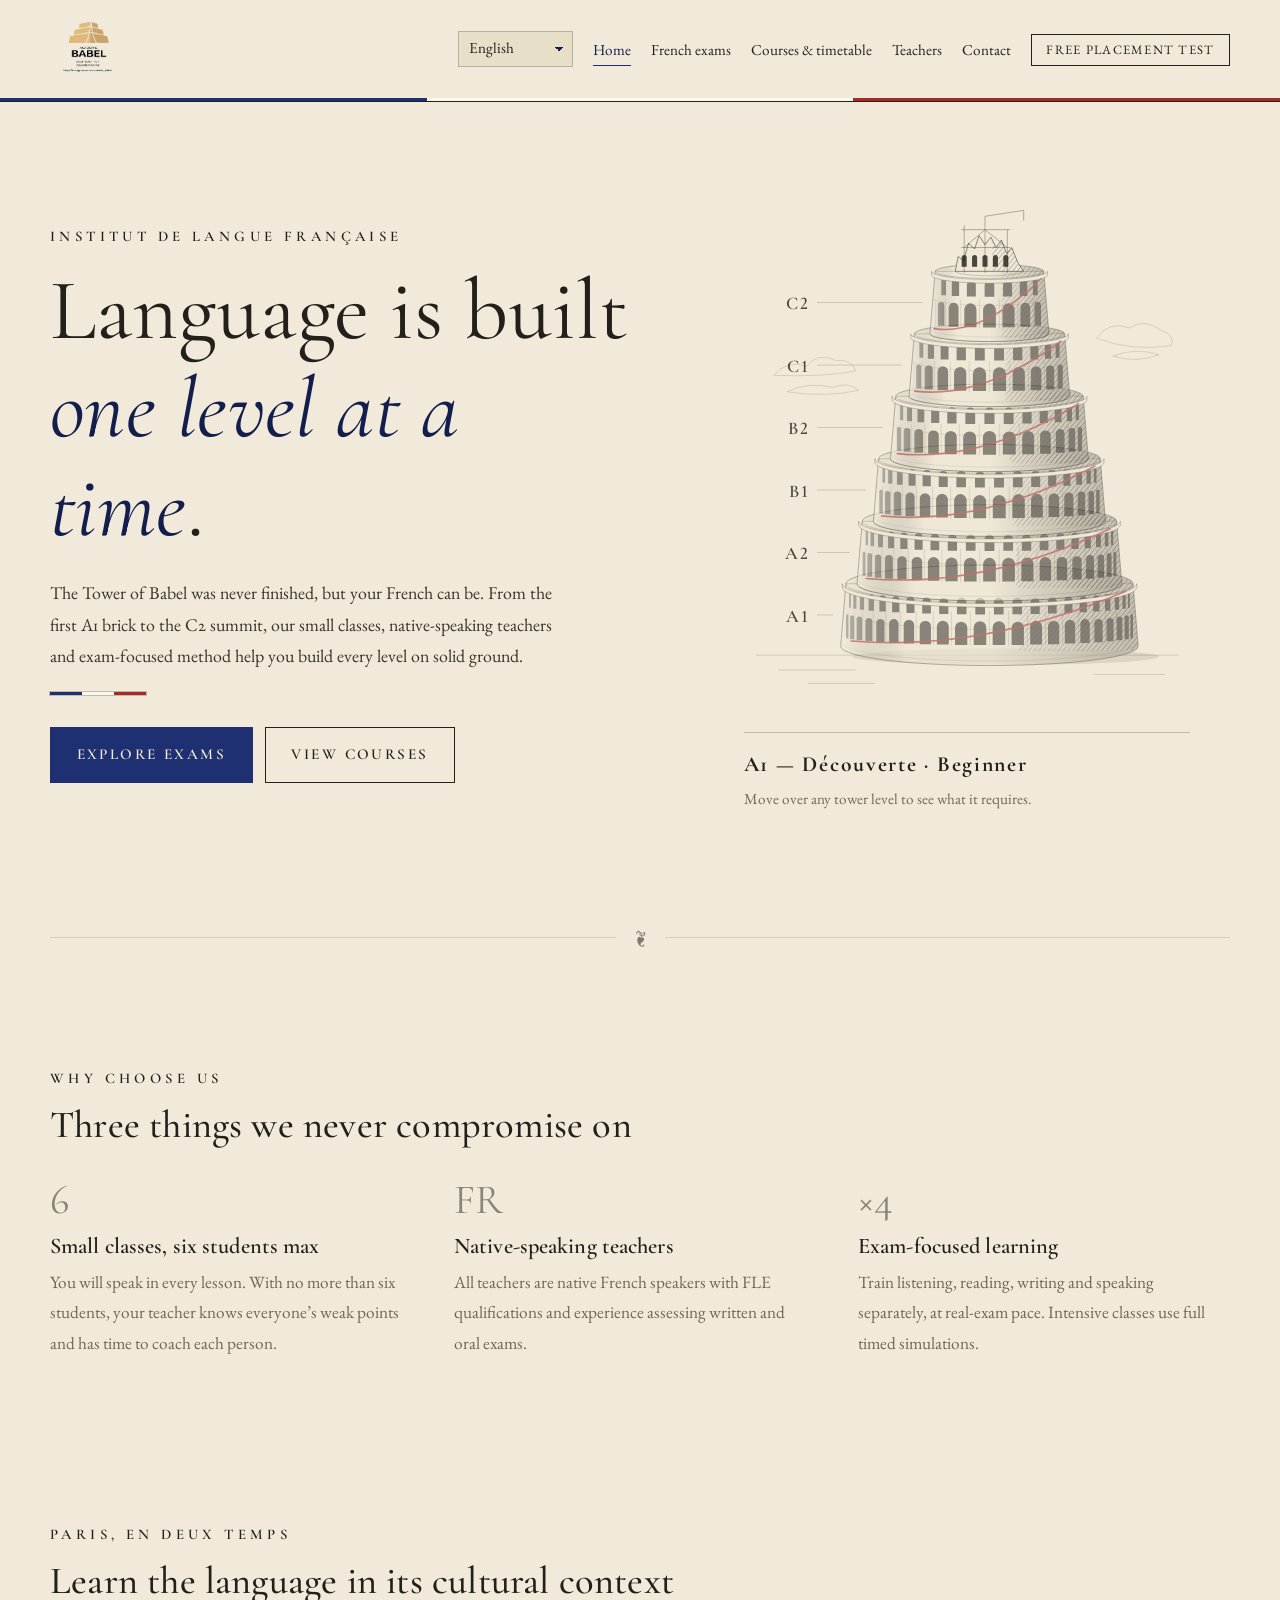
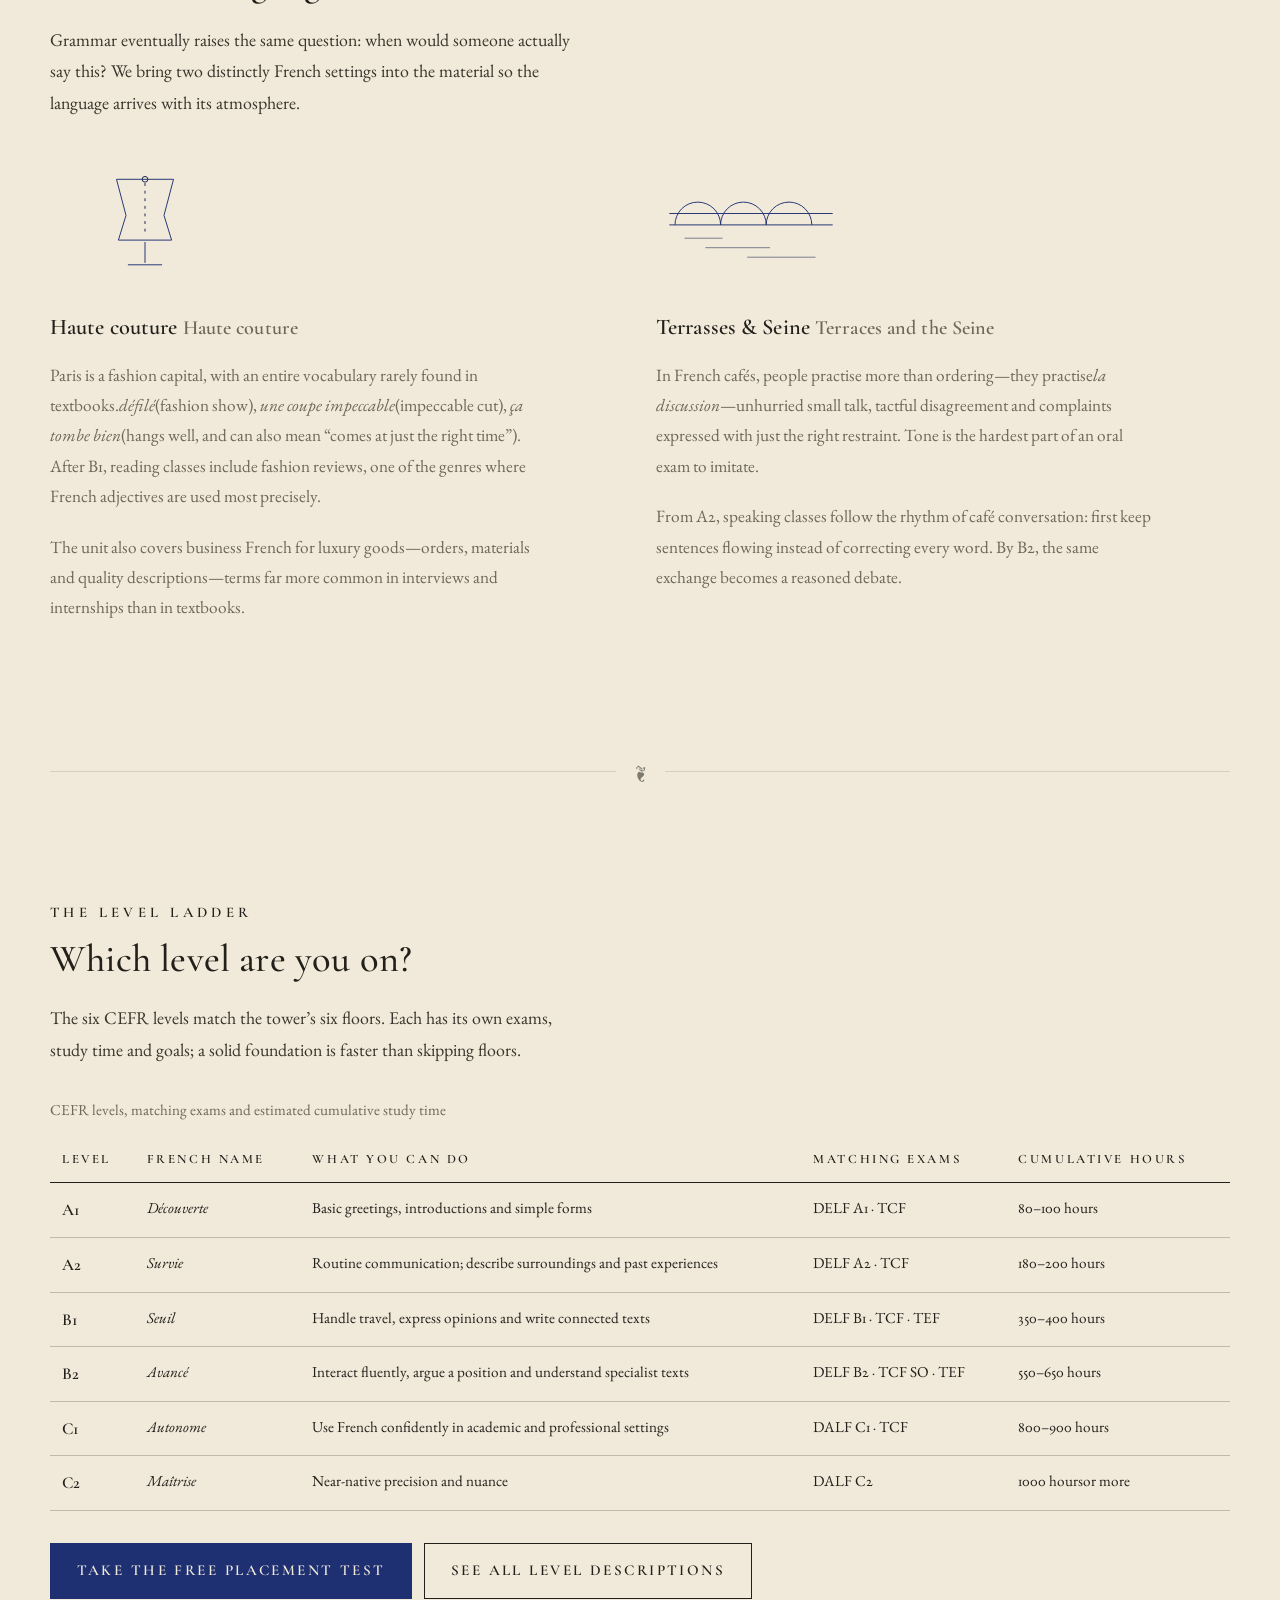
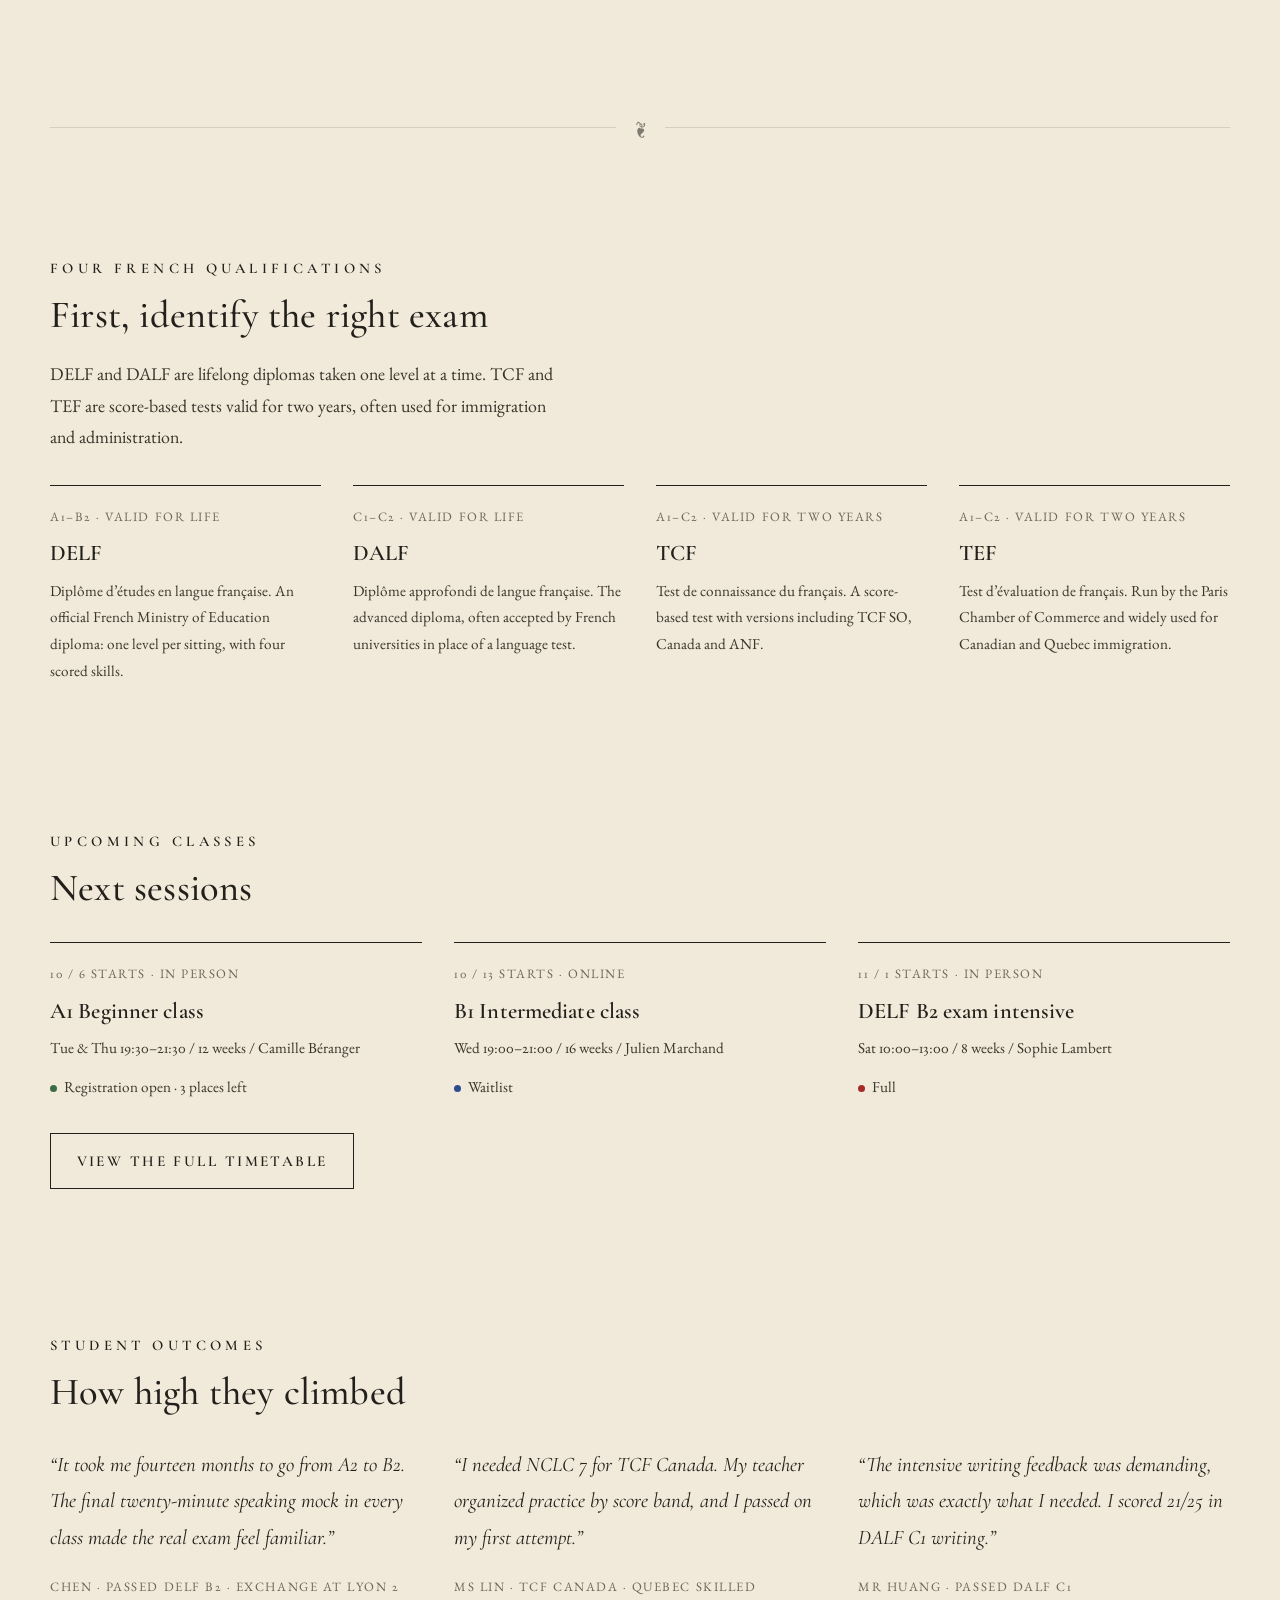
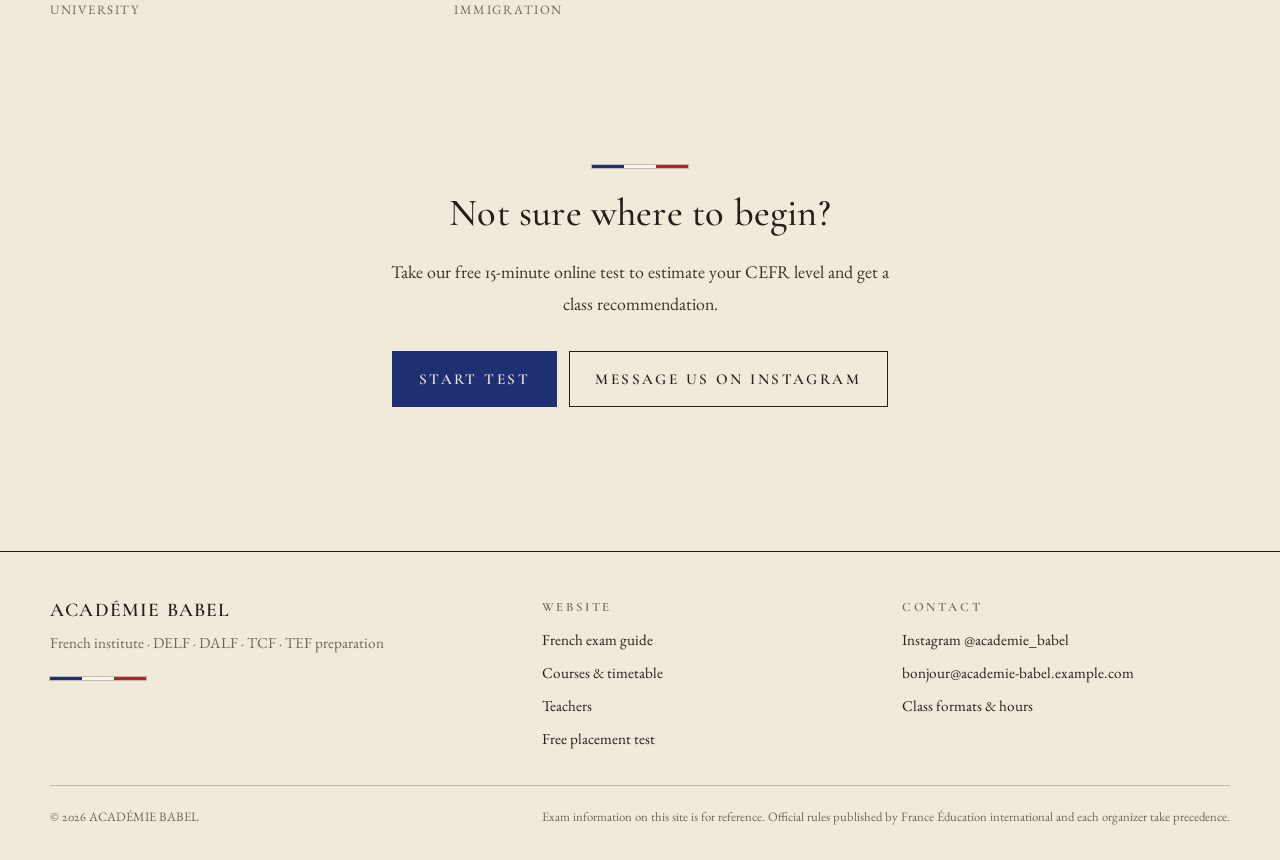
<file: index.html>
<!DOCTYPE html>
<html lang="zh-Hant">
<head>
<meta charset="utf-8">
<meta name="viewport" content="width=device-width, initial-scale=1">
<title>ACADÉMIE BABEL 法語學院｜DELF · DALF · TCF 檢定準備</title>
<meta name="description" content="ACADÉMIE BABEL 法語學院：小班、母語師資、應考導向。專攻 DELF、DALF、TCF、TEF 法語檢定，從 A1 到 C2 一層一層帶你往上蓋。">
<meta property="og:type" content="website">
<meta property="og:title" content="ACADÉMIE BABEL 法語學院">
<meta property="og:description" content="DELF · DALF · TCF 檢定準備。小班、母語師資、應考導向。">
<meta property="og:image" content="assets/academie-babel-logo.jpg">
<meta property="og:url" content="https://harrison60673.github.io/academie-babel-demo/">
<meta name="twitter:card" content="summary_large_image">
<link rel="icon" href="assets/academie-babel-logo-transparent.png" type="image/png">
<link rel="preconnect" href="https://fonts.googleapis.com">
<link rel="preconnect" href="https://fonts.gstatic.com" crossorigin>
<link href="https://fonts.googleapis.com/css2?family=Cormorant+Garamond:ital,wght@0,400;0,500;0,600;1,400;1,600&family=EB+Garamond:ital,wght@0,400;0,500;0,600;1,400&family=Noto+Serif+TC:wght@300;400;600&display=swap" rel="stylesheet">
<link rel="stylesheet" href="styles.css?v=20260904-iransans">
</head>
<body>
<a class="skip-link" href="#main">跳到主要內容</a>

<header class="site-head">
  <div class="wrap head-inner">
    <a class="brand" href="index.html" aria-label="ACADÉMIE BABEL 首頁">
      <img class="brand-logo" src="assets/academie-babel-logo-transparent.png" alt="ACADÉMIE BABEL">
    </a>
    <button class="nav-toggle" aria-expanded="false" aria-controls="site-nav">選單</button>
    <nav class="site-nav" id="site-nav" aria-label="主要導覽">
      <ul>
        <li><a href="index.html" aria-current="page">首頁</a></li>
        <li><a href="exams.html">法語檢定</a></li>
        <li><a href="courses.html">課程與課表</a></li>
        <li><a href="teachers.html">師資</a></li>
        <li><a href="contact.html">聯絡</a></li>
        <li><a class="nav-cta" href="quiz.html">免費分級測驗</a></li>
      </ul>
    </nav>
  </div>
</header>

<main id="main">

  <!-- ============ HERO：可互動的巴別塔 ============ -->
  <section class="hero">
    <div class="wrap hero-grid">
      <div>
        <p class="kicker">Institut de langue française</p>
        <h1>語言是一層一層<br><em>蓋起來的</em>。</h1>
        <p class="lede">巴別塔沒有蓋完，但法語可以。從 A1 的第一塊磚到 C2 的塔頂，我們用小班、母語師資與應考導向的教法，陪你把每一層砌穩。</p>
        <div class="tricolore" aria-hidden="true"><i></i><i></i><i></i></div>
        <div class="btn-row">
          <a class="btn btn-primary" href="exams.html">了解考試</a>
          <a class="btn btn-ghost" href="courses.html">查看課程</a>
        </div>
      </div>

      <figure class="hero-figure">
        <svg class="tower tower-engraved interactive" viewBox="0 0 600 700" role="img" aria-label="一座逐層退縮的巴別塔線刻圖：由下而上六層拱廊，對應 A1 至 C2 六個 CEFR 等級，坡道繞塔而上，塔頂尚未砌完，仍架著鷹架。">
          <defs>
            <linearGradient id="tw-shade" x1="0" y1="0" x2="1" y2="0">
              <stop offset="0" class="s-hi"/><stop offset="0.22" class="s-0"/><stop offset="0.5" class="s-0"/><stop offset="1" class="s-1"/>
            </linearGradient>
            <pattern id="tw-hatch" width="5" height="5" patternUnits="userSpaceOnUse" patternTransform="rotate(40)">
              <line class="hatch-line" x1="0" y1="0" x2="0" y2="5"/>
            </pattern>
            <clipPath id="tw-crown"><path d="M284 108 L288 88 L295 94 L302 70 L310 78 L316 60 L324 72 L332 62 L339 76 L346 66 L353 84 L360 76 L368 96 L376 108 Z"/></clipPath>
      <clipPath id="tw-c0"><path d="M130 612 L137 528 A193 25.1 0 0 1 523 528 L530 612 A200 26 0 0 1 130 612 Z"/></clipPath>
      <clipPath id="tw-c1"><path d="M152 528 L159 444 A171 22.2 0 0 1 501 444 L508 528 A178 23.1 0 0 1 152 528 Z"/></clipPath>
      <clipPath id="tw-c2"><path d="M174 444 L181 360 A149 19.4 0 0 1 479 360 L486 444 A156 20.3 0 0 1 174 444 Z"/></clipPath>
      <clipPath id="tw-c3"><path d="M197 360 L204 276 A126 16.4 0 0 1 456 276 L463 360 A133 17.3 0 0 1 197 360 Z"/></clipPath>
      <clipPath id="tw-c4"><path d="M222 276 L229 192 A101 13.1 0 0 1 431 192 L438 276 A108 14 0 0 1 222 276 Z"/></clipPath>
      <clipPath id="tw-c5"><path d="M250 192 L257 108 A73 9.5 0 0 1 403 108 L410 192 A80 10.4 0 0 1 250 192 Z"/></clipPath>
          </defs>

          <g class="sky" aria-hidden="true">
            <path class="cloud" d="M40 248 q18 -22 44 -12 q14 -20 40 -8 q22 -2 26 14 q-40 8 -110 6 Z"/>
            <path class="cloud" d="M58 270 q26 -14 62 -6 q20 -8 34 4 q-44 10 -96 2 Z"/>
            <path class="cloud" d="M474 198 q16 -24 44 -14 q20 -14 44 4 q18 6 12 20 q-52 8 -100 -10 Z"/>
            <path class="cloud" d="M496 222 q30 -12 62 -2 q-30 12 -62 2 Z"/>
          </g>

          <g class="ground" aria-hidden="true">
            <line class="horizon" x1="16" y1="624" x2="584" y2="624"/>
            <ellipse class="cast" cx="352" cy="626" rx="206" ry="11"/>
            <line class="horizon" x1="46" y1="644" x2="150" y2="644"/>
            <line class="horizon" x1="470" y1="650" x2="566" y2="650"/>
            <line class="horizon" x1="86" y1="662" x2="176" y2="662"/>
          </g>

          <g class="tiers">
        <g class="tier" tabindex="0" role="button" data-level="A1" data-title="Découverte 入門" data-desc="能理解並使用日常生活的基本用語，做簡單的自我介紹與問答。約需 80–100 小時。">
          <g class="stone">
            <path class="wall" d="M130 612 L137 528 A193 25.1 0 0 1 523 528 L530 612 A200 26 0 0 1 130 612 Z"/>
            <g class="course"><path d="M130.5 606 A199.5 25.9 0 0 0 529.5 606"/><path d="M134 564 A196 25.5 0 0 0 526 564"/><path d="M136.5 534 A193.5 25.2 0 0 0 523.5 534"/></g>
            <g class="pier"><line x1="139.7" y1="603" x2="139.7" y2="565"/><line x1="148" y1="604.5" x2="148" y2="565"/><line x1="159.4" y1="605.9" x2="159.4" y2="565"/><line x1="173.7" y1="607.1" x2="173.7" y2="565"/><line x1="190.7" y1="608.3" x2="190.7" y2="565"/><line x1="210.1" y1="609.3" x2="210.1" y2="565"/><line x1="231.5" y1="610.1" x2="231.5" y2="565"/><line x1="254.6" y1="610.8" x2="254.6" y2="565"/><line x1="279" y1="611.3" x2="279" y2="565"/><line x1="304.3" y1="611.6" x2="304.3" y2="565"/><line x1="330" y1="611.7" x2="330" y2="565"/><line x1="355.7" y1="611.6" x2="355.7" y2="565"/><line x1="381" y1="611.3" x2="381" y2="565"/><line x1="405.4" y1="610.8" x2="405.4" y2="565"/><line x1="428.5" y1="610.1" x2="428.5" y2="565"/><line x1="449.9" y1="609.3" x2="449.9" y2="565"/><line x1="469.3" y1="608.3" x2="469.3" y2="565"/><line x1="486.3" y1="607.1" x2="486.3" y2="565"/><line x1="500.6" y1="605.9" x2="500.6" y2="565"/><line x1="512" y1="604.5" x2="512" y2="565"/><line x1="520.3" y1="603" x2="520.3" y2="565"/></g>
            <g class="void"><path d="M137.1 601.2 L137.1 570.9 A1.6 1.6 0 0 1 140.4 570.9 L140.4 601.2 Z"/><path d="M141.3 560.2 L141.3 539.5 A1.3 1.3 0 0 1 143.8 539.5 L143.8 560.2 Z"/><path d="M142.6 602.7 L142.6 573.4 A2.7 2.7 0 0 1 148.1 573.4 L148.1 602.7 Z"/><path d="M146.9 561.6 L146.9 541.7 A2.1 2.1 0 0 1 151.1 541.7 L151.1 561.6 Z"/><path d="M151.4 604 L151.4 575.8 A3.7 3.7 0 0 1 158.8 575.8 L158.8 604 Z"/><path d="M155.7 562.9 L155.7 543.8 A2.9 2.9 0 0 1 161.4 543.8 L161.4 562.9 Z"/><path d="M163.2 605.3 L163.2 578 A4.7 4.7 0 0 1 172.5 578 L172.5 605.3 Z"/><path d="M167.5 564.2 L167.5 545.8 A3.6 3.6 0 0 1 174.7 545.8 L174.7 564.2 Z"/><path d="M177.8 606.5 L177.8 580.1 A5.6 5.6 0 0 1 188.9 580.1 L188.9 606.5 Z"/><path d="M182 565.4 L182 547.7 A4.3 4.3 0 0 1 190.6 547.7 L190.6 565.4 Z"/><path d="M195.1 607.6 L195.1 581.9 A6.3 6.3 0 0 1 207.8 581.9 L207.8 607.6 Z"/><path d="M199.1 566.4 L199.1 549.3 A4.9 4.9 0 0 1 208.9 549.3 L208.9 566.4 Z"/><path d="M214.7 608.5 L214.7 583.5 A7 7 0 0 1 228.7 583.5 L228.7 608.5 Z"/><path d="M218.4 567.3 L218.4 550.7 A5.4 5.4 0 0 1 229.2 550.7 L229.2 567.3 Z"/><path d="M236.2 609.2 L236.2 584.8 A7.6 7.6 0 0 1 251.3 584.8 L251.3 609.2 Z"/><path d="M239.6 568 L239.6 551.9 A5.8 5.8 0 0 1 251.3 551.9 L251.3 568 Z"/><path d="M259.3 609.8 L259.3 585.8 A8 8 0 0 1 275.3 585.8 L275.3 609.8 Z"/><path d="M262.4 568.6 L262.4 552.7 A6.2 6.2 0 0 1 274.7 552.7 L274.7 568.6 Z"/><path d="M283.7 610.2 L283.7 586.4 A8.3 8.3 0 0 1 300.2 586.4 L300.2 610.2 Z"/><path d="M286.3 569 L286.3 553.3 A6.4 6.4 0 0 1 299.1 553.3 L299.1 569 Z"/><path d="M308.8 610.4 L308.8 586.8 A8.4 8.4 0 0 1 325.7 586.8 L325.7 610.4 Z"/><path d="M311 569.2 L311 553.6 A6.5 6.5 0 0 1 324 553.6 L324 569.2 Z"/><path d="M334.3 610.4 L334.3 586.8 A8.4 8.4 0 0 1 351.2 586.8 L351.2 610.4 Z"/><path d="M336 569.2 L336 553.6 A6.5 6.5 0 0 1 349 553.6 L349 569.2 Z"/><path d="M359.8 610.2 L359.8 586.4 A8.3 8.3 0 0 1 376.3 586.4 L376.3 610.2 Z"/><path d="M360.9 569 L360.9 553.3 A6.4 6.4 0 0 1 373.7 553.3 L373.7 569 Z"/><path d="M384.7 609.8 L384.7 585.8 A8 8 0 0 1 400.7 585.8 L400.7 609.8 Z"/><path d="M385.3 568.6 L385.3 552.7 A6.2 6.2 0 0 1 397.6 552.7 L397.6 568.6 Z"/><path d="M408.7 609.2 L408.7 584.8 A7.6 7.6 0 0 1 423.8 584.8 L423.8 609.2 Z"/><path d="M408.7 568 L408.7 551.9 A5.8 5.8 0 0 1 420.4 551.9 L420.4 568 Z"/><path d="M431.3 608.5 L431.3 583.5 A7 7 0 0 1 445.3 583.5 L445.3 608.5 Z"/><path d="M430.8 567.3 L430.8 550.7 A5.4 5.4 0 0 1 441.6 550.7 L441.6 567.3 Z"/><path d="M452.2 607.6 L452.2 581.9 A6.3 6.3 0 0 1 464.9 581.9 L464.9 607.6 Z"/><path d="M451.1 566.4 L451.1 549.3 A4.9 4.9 0 0 1 460.9 549.3 L460.9 566.4 Z"/><path d="M471.1 606.5 L471.1 580.1 A5.6 5.6 0 0 1 482.2 580.1 L482.2 606.5 Z"/><path d="M469.4 565.4 L469.4 547.7 A4.3 4.3 0 0 1 478 547.7 L478 565.4 Z"/><path d="M487.5 605.3 L487.5 578 A4.7 4.7 0 0 1 496.8 578 L496.8 605.3 Z"/><path d="M485.3 564.2 L485.3 545.8 A3.6 3.6 0 0 1 492.5 545.8 L492.5 564.2 Z"/><path d="M501.2 604 L501.2 575.8 A3.7 3.7 0 0 1 508.6 575.8 L508.6 604 Z"/><path d="M498.6 562.9 L498.6 543.8 A2.9 2.9 0 0 1 504.3 543.8 L504.3 562.9 Z"/><path d="M511.9 602.7 L511.9 573.4 A2.7 2.7 0 0 1 517.4 573.4 L517.4 602.7 Z"/><path d="M508.9 561.6 L508.9 541.7 A2.1 2.1 0 0 1 513.1 541.7 L513.1 561.6 Z"/><path d="M519.6 601.2 L519.6 570.9 A1.6 1.6 0 0 1 522.9 570.9 L522.9 601.2 Z"/><path d="M516.2 560.2 L516.2 539.5 A1.3 1.3 0 0 1 518.7 539.5 L518.7 560.2 Z"/></g>
            <rect x="370" y="522" width="200" height="96" fill="url(#tw-hatch)" clip-path="url(#tw-c0)"/>
            <rect x="446" y="522" width="200" height="96" fill="url(#tw-hatch)" clip-path="url(#tw-c0)"/>
            <path class="shade" d="M130 612 L137 528 A193 25.1 0 0 1 523 528 L530 612 A200 26 0 0 1 130 612 Z"/>
            <path class="wall-line" d="M130 612 L137 528 A193 25.1 0 0 1 523 528 L530 612 A200 26 0 0 1 130 612 Z"/>
            <path class="terrace" d="M137 528 A193 25.1 0 0 0 523 528 L508 528 A178 23.1 0 0 1 152 528 Z"/>
            <path class="cornice" d="M132 528 A198 26.6 0 0 0 528 528 L528 533 A198 26.6 0 0 1 132 533 Z"/>
            <path class="ramp-run" d="M144 605 Q320 619.8 513.4 538"/>
          </g>
          <line class="leader" x1="98" y1="570" x2="120" y2="570"/>
          <text class="tier-label" x="88" y="579" text-anchor="end">A1</text>
        </g>
        <g class="tier" tabindex="0" role="button" data-level="A2" data-title="Survie 初階" data-desc="能處理購物、交通、工作等例行溝通，描述自身背景與周遭環境。約需 180–200 小時。">
          <g class="stone">
            <path class="wall" d="M152 528 L159 444 A171 22.2 0 0 1 501 444 L508 528 A178 23.1 0 0 1 152 528 Z"/>
            <g class="course"><path d="M152.5 522 A177.5 23.1 0 0 0 507.5 522"/><path d="M156 480 A174 22.6 0 0 0 504 480"/><path d="M158.5 450 A171.5 22.3 0 0 0 501.5 450"/></g>
            <g class="pier"><line x1="162.8" y1="519.1" x2="162.8" y2="481"/><line x1="172.3" y1="520.5" x2="172.3" y2="481"/><line x1="185.4" y1="521.9" x2="185.4" y2="481"/><line x1="201.7" y1="523.1" x2="201.7" y2="481"/><line x1="220.9" y1="524.1" x2="220.9" y2="481"/><line x1="242.5" y1="525" x2="242.5" y2="481"/><line x1="266.1" y1="525.7" x2="266.1" y2="481"/><line x1="291.1" y1="526.2" x2="291.1" y2="481"/><line x1="316.9" y1="526.4" x2="316.9" y2="481"/><line x1="343.1" y1="526.4" x2="343.1" y2="481"/><line x1="368.9" y1="526.2" x2="368.9" y2="481"/><line x1="393.9" y1="525.7" x2="393.9" y2="481"/><line x1="417.5" y1="525" x2="417.5" y2="481"/><line x1="439.1" y1="524.1" x2="439.1" y2="481"/><line x1="458.3" y1="523.1" x2="458.3" y2="481"/><line x1="474.6" y1="521.9" x2="474.6" y2="481"/><line x1="487.7" y1="520.5" x2="487.7" y2="481"/><line x1="497.2" y1="519.1" x2="497.2" y2="481"/></g>
            <g class="void"><path d="M159.4 517.3 L159.4 487.2 A1.9 1.9 0 0 1 163.2 487.2 L163.2 517.3 Z"/><path d="M163.6 476.2 L163.6 455.7 A1.5 1.5 0 0 1 166.6 455.7 L166.6 476.2 Z"/><path d="M165.8 518.7 L165.8 489.8 A3.1 3.1 0 0 1 172.1 489.8 L172.1 518.7 Z"/><path d="M170.1 477.6 L170.1 458 A2.4 2.4 0 0 1 174.9 458 L174.9 477.6 Z"/><path d="M175.9 520.1 L175.9 492.3 A4.3 4.3 0 0 1 184.4 492.3 L184.4 520.1 Z"/><path d="M180.2 478.9 L180.2 460.2 A3.3 3.3 0 0 1 186.8 460.2 L186.8 478.9 Z"/><path d="M189.4 521.3 L189.4 494.6 A5.3 5.3 0 0 1 200.1 494.6 L200.1 521.3 Z"/><path d="M193.7 480.2 L193.7 462.3 A4.1 4.1 0 0 1 201.9 462.3 L201.9 480.2 Z"/><path d="M206.1 522.4 L206.1 496.7 A6.3 6.3 0 0 1 218.6 496.7 L218.6 522.4 Z"/><path d="M210.1 481.3 L210.1 464.1 A4.8 4.8 0 0 1 219.8 464.1 L219.8 481.3 Z"/><path d="M225.5 523.4 L225.5 498.4 A7.1 7.1 0 0 1 239.6 498.4 L239.6 523.4 Z"/><path d="M229.3 482.2 L229.3 465.6 A5.4 5.4 0 0 1 240.2 465.6 L240.2 482.2 Z"/><path d="M247.2 524.1 L247.2 499.8 A7.7 7.7 0 0 1 262.6 499.8 L262.6 524.1 Z"/><path d="M250.7 482.9 L250.7 466.8 A5.9 5.9 0 0 1 262.5 466.8 L262.5 482.9 Z"/><path d="M270.8 524.7 L270.8 500.8 A8.2 8.2 0 0 1 287.2 500.8 L287.2 524.7 Z"/><path d="M273.9 483.5 L273.9 467.7 A6.3 6.3 0 0 1 286.4 467.7 L286.4 483.5 Z"/><path d="M295.8 525 L295.8 501.5 A8.4 8.4 0 0 1 312.7 501.5 L312.7 525 Z"/><path d="M298.3 483.8 L298.3 468.3 A6.5 6.5 0 0 1 311.3 468.3 L311.3 483.8 Z"/><path d="M321.5 525.1 L321.5 501.7 A8.5 8.5 0 0 1 338.5 501.7 L338.5 525.1 Z"/><path d="M323.4 483.9 L323.4 468.5 A6.6 6.6 0 0 1 336.6 468.5 L336.6 483.9 Z"/><path d="M347.3 525 L347.3 501.5 A8.4 8.4 0 0 1 364.2 501.5 L364.2 525 Z"/><path d="M348.7 483.8 L348.7 468.3 A6.5 6.5 0 0 1 361.7 468.3 L361.7 483.8 Z"/><path d="M372.8 524.7 L372.8 500.8 A8.2 8.2 0 0 1 389.2 500.8 L389.2 524.7 Z"/><path d="M373.6 483.5 L373.6 467.7 A6.3 6.3 0 0 1 386.1 467.7 L386.1 483.5 Z"/><path d="M397.4 524.1 L397.4 499.8 A7.7 7.7 0 0 1 412.8 499.8 L412.8 524.1 Z"/><path d="M397.5 482.9 L397.5 466.8 A5.9 5.9 0 0 1 409.3 466.8 L409.3 482.9 Z"/><path d="M420.4 523.4 L420.4 498.4 A7.1 7.1 0 0 1 434.5 498.4 L434.5 523.4 Z"/><path d="M419.8 482.2 L419.8 465.6 A5.4 5.4 0 0 1 430.7 465.6 L430.7 482.2 Z"/><path d="M441.4 522.4 L441.4 496.7 A6.3 6.3 0 0 1 453.9 496.7 L453.9 522.4 Z"/><path d="M440.2 481.3 L440.2 464.1 A4.8 4.8 0 0 1 449.9 464.1 L449.9 481.3 Z"/><path d="M459.9 521.3 L459.9 494.6 A5.3 5.3 0 0 1 470.6 494.6 L470.6 521.3 Z"/><path d="M458.1 480.2 L458.1 462.3 A4.1 4.1 0 0 1 466.3 462.3 L466.3 480.2 Z"/><path d="M475.6 520.1 L475.6 492.3 A4.3 4.3 0 0 1 484.1 492.3 L484.1 520.1 Z"/><path d="M473.2 478.9 L473.2 460.2 A3.3 3.3 0 0 1 479.8 460.2 L479.8 478.9 Z"/><path d="M487.9 518.7 L487.9 489.8 A3.1 3.1 0 0 1 494.2 489.8 L494.2 518.7 Z"/><path d="M485.1 477.6 L485.1 458 A2.4 2.4 0 0 1 489.9 458 L489.9 477.6 Z"/><path d="M496.8 517.3 L496.8 487.2 A1.9 1.9 0 0 1 500.6 487.2 L500.6 517.3 Z"/><path d="M493.4 476.2 L493.4 455.7 A1.5 1.5 0 0 1 496.4 455.7 L496.4 476.2 Z"/></g>
            <rect x="365.6" y="438" width="178" height="96" fill="url(#tw-hatch)" clip-path="url(#tw-c1)"/>
            <rect x="433.2" y="438" width="178" height="96" fill="url(#tw-hatch)" clip-path="url(#tw-c1)"/>
            <path class="shade" d="M152 528 L159 444 A171 22.2 0 0 1 501 444 L508 528 A178 23.1 0 0 1 152 528 Z"/>
            <path class="wall-line" d="M152 528 L159 444 A171 22.2 0 0 1 501 444 L508 528 A178 23.1 0 0 1 152 528 Z"/>
            <path class="terrace" d="M159 444 A171 22.2 0 0 0 501 444 L486 444 A156 20.3 0 0 1 174 444 Z"/>
            <path class="cornice" d="M154 444 A176 23.7 0 0 0 506 444 L506 449 A176 23.7 0 0 1 154 449 Z"/>
            <path class="ramp-run" d="M164.5 521 Q320 534.9 492.5 454"/>
          </g>
          <line class="leader" x1="98" y1="486" x2="142" y2="486"/>
          <text class="tier-label" x="88" y="495" text-anchor="end">A2</text>
        </g>
        <g class="tier" tabindex="0" role="button" data-level="B1" data-title="Seuil 進階門檻" data-desc="能應付在法語區旅行時的多數狀況，說明觀點與計畫，寫出連貫的短文。約需 350–400 小時。">
          <g class="stone">
            <path class="wall" d="M174 444 L181 360 A149 19.4 0 0 1 479 360 L486 444 A156 20.3 0 0 1 174 444 Z"/>
            <g class="course"><path d="M174.5 438 A155.5 20.2 0 0 0 485.5 438"/><path d="M178 396 A152 19.8 0 0 0 482 396"/><path d="M180.5 366 A149.5 19.4 0 0 0 479.5 366"/></g>
            <g class="pier"><line x1="186.2" y1="435.1" x2="186.2" y2="397"/><line x1="197.5" y1="436.6" x2="197.5" y2="397"/><line x1="212.8" y1="437.9" x2="212.8" y2="397"/><line x1="231.7" y1="439" x2="231.7" y2="397"/><line x1="253.5" y1="439.9" x2="253.5" y2="397"/><line x1="277.7" y1="440.6" x2="277.7" y2="397"/><line x1="303.4" y1="441" x2="303.4" y2="397"/><line x1="330" y1="441.1" x2="330" y2="397"/><line x1="356.6" y1="441" x2="356.6" y2="397"/><line x1="382.3" y1="440.6" x2="382.3" y2="397"/><line x1="406.5" y1="439.9" x2="406.5" y2="397"/><line x1="428.3" y1="439" x2="428.3" y2="397"/><line x1="447.2" y1="437.9" x2="447.2" y2="397"/><line x1="462.5" y1="436.6" x2="462.5" y2="397"/><line x1="473.8" y1="435.1" x2="473.8" y2="397"/></g>
            <g class="void"><path d="M181.9 433.3 L181.9 403.5 A2.3 2.3 0 0 1 186.4 403.5 L186.4 433.3 Z"/><path d="M186.1 392.2 L186.1 372 A1.7 1.7 0 0 1 189.6 372 L189.6 392.2 Z"/><path d="M189.5 434.7 L189.5 406.4 A3.7 3.7 0 0 1 196.8 406.4 L196.8 434.7 Z"/><path d="M193.8 393.6 L193.8 374.5 A2.8 2.8 0 0 1 199.5 374.5 L199.5 393.6 Z"/><path d="M201.3 436.1 L201.3 409.1 A5 5 0 0 1 211.3 409.1 L211.3 436.1 Z"/><path d="M205.6 394.9 L205.6 376.8 A3.8 3.8 0 0 1 213.3 376.8 L213.3 394.9 Z"/><path d="M217.1 437.2 L217.1 411.4 A6.1 6.1 0 0 1 229.4 411.4 L229.4 437.2 Z"/><path d="M221.2 396.1 L221.2 378.8 A4.7 4.7 0 0 1 230.7 378.8 L230.7 396.1 Z"/><path d="M236.3 438.2 L236.3 413.4 A7.1 7.1 0 0 1 250.5 413.4 L250.5 438.2 Z"/><path d="M240.1 397.1 L240.1 380.5 A5.5 5.5 0 0 1 251.1 380.5 L251.1 397.1 Z"/><path d="M258.3 439 L258.3 414.9 A7.9 7.9 0 0 1 274.1 414.9 L274.1 439 Z"/><path d="M261.8 397.8 L261.8 381.9 A6.1 6.1 0 0 1 273.9 381.9 L273.9 397.8 Z"/><path d="M282.5 439.5 L282.5 415.9 A8.4 8.4 0 0 1 299.3 415.9 L299.3 439.5 Z"/><path d="M285.5 398.3 L285.5 382.8 A6.4 6.4 0 0 1 298.4 382.8 L298.4 398.3 Z"/><path d="M308.2 439.8 L308.2 416.5 A8.7 8.7 0 0 1 325.5 416.5 L325.5 439.8 Z"/><path d="M310.5 398.6 L310.5 383.2 A6.7 6.7 0 0 1 323.8 383.2 L323.8 398.6 Z"/><path d="M334.5 439.8 L334.5 416.5 A8.7 8.7 0 0 1 351.8 416.5 L351.8 439.8 Z"/><path d="M336.2 398.6 L336.2 383.2 A6.7 6.7 0 0 1 349.5 383.2 L349.5 398.6 Z"/><path d="M360.7 439.5 L360.7 415.9 A8.4 8.4 0 0 1 377.5 415.9 L377.5 439.5 Z"/><path d="M361.6 398.3 L361.6 382.8 A6.4 6.4 0 0 1 374.5 382.8 L374.5 398.3 Z"/><path d="M385.9 439 L385.9 414.9 A7.9 7.9 0 0 1 401.7 414.9 L401.7 439 Z"/><path d="M386.1 397.8 L386.1 381.9 A6.1 6.1 0 0 1 398.2 381.9 L398.2 397.8 Z"/><path d="M409.5 438.2 L409.5 413.4 A7.1 7.1 0 0 1 423.7 413.4 L423.7 438.2 Z"/><path d="M408.9 397.1 L408.9 380.5 A5.5 5.5 0 0 1 419.9 380.5 L419.9 397.1 Z"/><path d="M430.6 437.2 L430.6 411.4 A6.1 6.1 0 0 1 442.9 411.4 L442.9 437.2 Z"/><path d="M429.3 396.1 L429.3 378.8 A4.7 4.7 0 0 1 438.8 378.8 L438.8 396.1 Z"/><path d="M448.7 436.1 L448.7 409.1 A5 5 0 0 1 458.7 409.1 L458.7 436.1 Z"/><path d="M446.7 394.9 L446.7 376.8 A3.8 3.8 0 0 1 454.4 376.8 L454.4 394.9 Z"/><path d="M463.2 434.7 L463.2 406.4 A3.7 3.7 0 0 1 470.5 406.4 L470.5 434.7 Z"/><path d="M460.5 393.6 L460.5 374.5 A2.8 2.8 0 0 1 466.2 374.5 L466.2 393.6 Z"/><path d="M473.6 433.3 L473.6 403.5 A2.3 2.3 0 0 1 478.1 403.5 L478.1 433.3 Z"/><path d="M470.4 392.2 L470.4 372 A1.7 1.7 0 0 1 473.9 372 L473.9 392.2 Z"/></g>
            <rect x="361.2" y="354" width="156" height="96" fill="url(#tw-hatch)" clip-path="url(#tw-c2)"/>
            <rect x="420.5" y="354" width="156" height="96" fill="url(#tw-hatch)" clip-path="url(#tw-c2)"/>
            <path class="shade" d="M174 444 L181 360 A149 19.4 0 0 1 479 360 L486 444 A156 20.3 0 0 1 174 444 Z"/>
            <path class="wall-line" d="M174 444 L181 360 A149 19.4 0 0 1 479 360 L486 444 A156 20.3 0 0 1 174 444 Z"/>
            <path class="terrace" d="M181 360 A149 19.4 0 0 0 479 360 L463 360 A133 17.3 0 0 1 197 360 Z"/>
            <path class="cornice" d="M176 360 A154 20.9 0 0 0 484 360 L484 365 A154 20.9 0 0 1 176 365 Z"/>
            <path class="ramp-run" d="M184.9 437 Q320 450.1 471.6 370"/>
          </g>
          <line class="leader" x1="98" y1="402" x2="164" y2="402"/>
          <text class="tier-label" x="88" y="411" text-anchor="end">B1</text>
        </g>
        <g class="tier" tabindex="0" role="button" data-level="B2" data-title="Avancé 高階" data-desc="能與母語者流暢互動、針對議題論證。法國大學入學與多數留學申請的門檻。約需 550–650 小時。">
          <g class="stone">
            <path class="wall" d="M197 360 L204 276 A126 16.4 0 0 1 456 276 L463 360 A133 17.3 0 0 1 197 360 Z"/>
            <g class="course"><path d="M197.5 354 A132.5 17.2 0 0 0 462.5 354"/><path d="M201 312 A129 16.8 0 0 0 459 312"/><path d="M203.5 282 A126.5 16.4 0 0 0 456.5 282"/></g>
            <g class="pier"><line x1="211.2" y1="351.2" x2="211.2" y2="313"/><line x1="224.8" y1="352.6" x2="224.8" y2="313"/><line x1="243" y1="353.8" x2="243" y2="313"/><line x1="265" y1="354.7" x2="265" y2="313"/><line x1="289.8" y1="355.4" x2="289.8" y2="313"/><line x1="316.4" y1="355.7" x2="316.4" y2="313"/><line x1="343.6" y1="355.7" x2="343.6" y2="313"/><line x1="370.2" y1="355.4" x2="370.2" y2="313"/><line x1="395" y1="354.7" x2="395" y2="313"/><line x1="417" y1="353.8" x2="417" y2="313"/><line x1="435.2" y1="352.6" x2="435.2" y2="313"/><line x1="448.8" y1="351.2" x2="448.8" y2="313"/></g>
            <g class="void"><path d="M205.5 349.3 L205.5 320 A2.7 2.7 0 0 1 211 320 L211 349.3 Z"/><path d="M209.8 308.2 L209.8 288.3 A2.1 2.1 0 0 1 214 288.3 L214 308.2 Z"/><path d="M214.7 350.7 L214.7 323.2 A4.4 4.4 0 0 1 223.6 323.2 L223.6 350.7 Z"/><path d="M219.1 309.6 L219.1 291 A3.4 3.4 0 0 1 225.9 291 L225.9 309.6 Z"/><path d="M229 352 L229 325.9 A5.9 5.9 0 0 1 240.8 325.9 L240.8 352 Z"/><path d="M233.2 310.9 L233.2 293.4 A4.5 4.5 0 0 1 242.3 293.4 L242.3 310.9 Z"/><path d="M247.6 353.1 L247.6 328.2 A7.2 7.2 0 0 1 261.9 328.2 L261.9 353.1 Z"/><path d="M251.6 311.9 L251.6 295.3 A5.5 5.5 0 0 1 262.5 295.3 L262.5 311.9 Z"/><path d="M269.9 353.8 L269.9 329.9 A8.1 8.1 0 0 1 286 329.9 L286 353.8 Z"/><path d="M273.3 312.6 L273.3 296.8 A6.2 6.2 0 0 1 285.7 296.8 L285.7 312.6 Z"/><path d="M294.7 354.3 L294.7 331 A8.7 8.7 0 0 1 312 331 L312 354.3 Z"/><path d="M297.6 313.1 L297.6 297.7 A6.6 6.6 0 0 1 310.8 297.7 L310.8 313.1 Z"/><path d="M321.2 354.5 L321.2 331.3 A8.8 8.8 0 0 1 338.8 331.3 L338.8 354.5 Z"/><path d="M323.2 313.3 L323.2 298 A6.8 6.8 0 0 1 336.8 298 L336.8 313.3 Z"/><path d="M348 354.3 L348 331 A8.7 8.7 0 0 1 365.3 331 L365.3 354.3 Z"/><path d="M349.2 313.1 L349.2 297.7 A6.6 6.6 0 0 1 362.4 297.7 L362.4 313.1 Z"/><path d="M374 353.8 L374 329.9 A8.1 8.1 0 0 1 390.1 329.9 L390.1 353.8 Z"/><path d="M374.3 312.6 L374.3 296.8 A6.2 6.2 0 0 1 386.7 296.8 L386.7 312.6 Z"/><path d="M398.1 353.1 L398.1 328.2 A7.2 7.2 0 0 1 412.4 328.2 L412.4 353.1 Z"/><path d="M397.5 311.9 L397.5 295.3 A5.5 5.5 0 0 1 408.4 295.3 L408.4 311.9 Z"/><path d="M419.2 352 L419.2 325.9 A5.9 5.9 0 0 1 431 325.9 L431 352 Z"/><path d="M417.7 310.9 L417.7 293.4 A4.5 4.5 0 0 1 426.8 293.4 L426.8 310.9 Z"/><path d="M436.4 350.7 L436.4 323.2 A4.4 4.4 0 0 1 445.3 323.2 L445.3 350.7 Z"/><path d="M434.1 309.6 L434.1 291 A3.4 3.4 0 0 1 440.9 291 L440.9 309.6 Z"/><path d="M449 349.3 L449 320 A2.7 2.7 0 0 1 454.5 320 L454.5 349.3 Z"/><path d="M446 308.2 L446 288.3 A2.1 2.1 0 0 1 450.2 288.3 L450.2 308.2 Z"/></g>
            <rect x="356.6" y="270" width="133" height="96" fill="url(#tw-hatch)" clip-path="url(#tw-c3)"/>
            <rect x="407.1" y="270" width="133" height="96" fill="url(#tw-hatch)" clip-path="url(#tw-c3)"/>
            <path class="shade" d="M197 360 L204 276 A126 16.4 0 0 1 456 276 L463 360 A133 17.3 0 0 1 197 360 Z"/>
            <path class="wall-line" d="M197 360 L204 276 A126 16.4 0 0 1 456 276 L463 360 A133 17.3 0 0 1 197 360 Z"/>
            <path class="terrace" d="M204 276 A126 16.4 0 0 0 456 276 L438 276 A108 14 0 0 1 222 276 Z"/>
            <path class="cornice" d="M199 276 A131 17.9 0 0 0 461 276 L461 281 A131 17.9 0 0 1 199 281 Z"/>
            <path class="ramp-run" d="M206.3 353 Q320 365.2 449.7 286"/>
          </g>
          <line class="leader" x1="98" y1="318" x2="187" y2="318"/>
          <text class="tier-label" x="88" y="327" text-anchor="end">B2</text>
        </g>
        <g class="tier" tabindex="0" role="button" data-level="C1" data-title="Autonome 精通" data-desc="能靈活有效地在學術與專業場合使用法語，理解長篇且隱含意義的文本。約需 800–900 小時。">
          <g class="stone">
            <path class="wall" d="M222 276 L229 192 A101 13.1 0 0 1 431 192 L438 276 A108 14 0 0 1 222 276 Z"/>
            <g class="course"><path d="M222.5 270 A107.5 14 0 0 0 437.5 270"/><path d="M226 228 A104 13.5 0 0 0 434 228"/><path d="M228.5 198 A101.5 13.2 0 0 0 431.5 198"/></g>
            <g class="pier"><line x1="228.6" y1="265.6" x2="228.6" y2="229"/><line x1="239.1" y1="267.2" x2="239.1" y2="229"/><line x1="255.8" y1="268.5" x2="255.8" y2="229"/><line x1="277.5" y1="269.5" x2="277.5" y2="229"/><line x1="302.8" y1="270.1" x2="302.8" y2="229"/><line x1="330" y1="270.3" x2="330" y2="229"/><line x1="357.2" y1="270.1" x2="357.2" y2="229"/><line x1="382.5" y1="269.5" x2="382.5" y2="229"/><line x1="404.2" y1="268.5" x2="404.2" y2="229"/><line x1="420.9" y1="267.2" x2="420.9" y2="229"/></g>
            <g class="void"><path d="M231.4 265.3 L231.4 236.7 A3.4 3.4 0 0 1 238.2 236.7 L238.2 265.3 Z"/><path d="M235.8 224.2 L235.8 204.8 A2.6 2.6 0 0 1 241 204.8 L241 224.2 Z"/><path d="M242.9 266.7 L242.9 240.1 A5.4 5.4 0 0 1 253.7 240.1 L253.7 266.7 Z"/><path d="M247.2 225.5 L247.2 207.6 A4.1 4.1 0 0 1 255.4 207.6 L255.4 225.5 Z"/><path d="M260.2 267.8 L260.2 242.8 A7.1 7.1 0 0 1 274.4 242.8 L274.4 267.8 Z"/><path d="M264.3 226.6 L264.3 210 A5.4 5.4 0 0 1 275 210 L275 226.6 Z"/><path d="M282.4 268.6 L282.4 244.8 A8.2 8.2 0 0 1 298.8 244.8 L298.8 268.6 Z"/><path d="M285.8 227.4 L285.8 211.6 A6.2 6.2 0 0 1 298.3 211.6 L298.3 227.4 Z"/><path d="M307.7 269 L307.7 245.8 A8.8 8.8 0 0 1 325.4 245.8 L325.4 269 Z"/><path d="M310.4 227.8 L310.4 212.4 A6.7 6.7 0 0 1 323.7 212.4 L323.7 227.8 Z"/><path d="M334.6 269 L334.6 245.8 A8.8 8.8 0 0 1 352.3 245.8 L352.3 269 Z"/><path d="M336.3 227.8 L336.3 212.4 A6.7 6.7 0 0 1 349.6 212.4 L349.6 227.8 Z"/><path d="M361.2 268.6 L361.2 244.8 A8.2 8.2 0 0 1 377.6 244.8 L377.6 268.6 Z"/><path d="M361.7 227.4 L361.7 211.6 A6.2 6.2 0 0 1 374.2 211.6 L374.2 227.4 Z"/><path d="M385.6 267.8 L385.6 242.8 A7.1 7.1 0 0 1 399.8 242.8 L399.8 267.8 Z"/><path d="M385 226.6 L385 210 A5.4 5.4 0 0 1 395.7 210 L395.7 226.6 Z"/><path d="M406.3 266.7 L406.3 240.1 A5.4 5.4 0 0 1 417.1 240.1 L417.1 266.7 Z"/><path d="M404.6 225.5 L404.6 207.6 A4.1 4.1 0 0 1 412.8 207.6 L412.8 225.5 Z"/><path d="M421.8 265.3 L421.8 236.7 A3.4 3.4 0 0 1 428.6 236.7 L428.6 265.3 Z"/><path d="M419 224.2 L419 204.8 A2.6 2.6 0 0 1 424.2 204.8 L424.2 224.2 Z"/></g>
            <rect x="351.6" y="186" width="108" height="96" fill="url(#tw-hatch)" clip-path="url(#tw-c4)"/>
            <rect x="392.6" y="186" width="108" height="96" fill="url(#tw-hatch)" clip-path="url(#tw-c4)"/>
            <path class="shade" d="M222 276 L229 192 A101 13.1 0 0 1 431 192 L438 276 A108 14 0 0 1 222 276 Z"/>
            <path class="wall-line" d="M222 276 L229 192 A101 13.1 0 0 1 431 192 L438 276 A108 14 0 0 1 222 276 Z"/>
            <path class="terrace" d="M229 192 A101 13.1 0 0 0 431 192 L410 192 A80 10.4 0 0 1 250 192 Z"/>
            <path class="cornice" d="M224 192 A106 14.6 0 0 0 436 192 L436 197 A106 14.6 0 0 1 224 197 Z"/>
            <path class="ramp-run" d="M229.6 269 Q320 280.2 426 202"/>
          </g>
          <line class="leader" x1="98" y1="234" x2="212" y2="234"/>
          <text class="tier-label" x="88" y="243" text-anchor="end">C1</text>
        </g>
        <g class="tier" tabindex="0" role="button" data-level="C2" data-title="Maîtrise 通曉" data-desc="幾乎能理解一切所讀所聞，表達精確細膩，能區辨細微的語意差別。約需 1000 小時以上。">
          <g class="stone">
            <path class="wall" d="M250 192 L257 108 A73 9.5 0 0 1 403 108 L410 192 A80 10.4 0 0 1 250 192 Z"/>
            <g class="course"><path d="M250.5 186 A79.5 10.3 0 0 0 409.5 186"/><path d="M254 144 A76 9.9 0 0 0 406 144"/><path d="M256.5 114 A73.5 9.6 0 0 0 403.5 114"/></g>
            <g class="pier"><line x1="257.6" y1="181.6" x2="257.6" y2="145"/><line x1="271" y1="183" x2="271" y2="145"/><line x1="291.5" y1="184.1" x2="291.5" y2="145"/><line x1="316.6" y1="184.6" x2="316.6" y2="145"/><line x1="343.4" y1="184.6" x2="343.4" y2="145"/><line x1="368.5" y1="184.1" x2="368.5" y2="145"/><line x1="389" y1="183" x2="389" y2="145"/></g>
            <g class="void"><path d="M260.7 181.2 L260.7 153.5 A4.3 4.3 0 0 1 269.4 153.5 L269.4 181.2 Z"/><path d="M265.2 140.1 L265.2 121.3 A3.2 3.2 0 0 1 271.6 121.3 L271.6 140.1 Z"/><path d="M275.2 182.4 L275.2 157 A6.6 6.6 0 0 1 288.4 157 L288.4 182.4 Z"/><path d="M279.3 141.2 L279.3 124.1 A4.9 4.9 0 0 1 289.2 124.1 L289.2 141.2 Z"/><path d="M296.2 183.1 L296.2 159.2 A8.1 8.1 0 0 1 312.5 159.2 L312.5 183.1 Z"/><path d="M299.6 141.9 L299.6 126 A6.1 6.1 0 0 1 311.7 126 L311.7 141.9 Z"/><path d="M321.4 183.4 L321.4 160 A8.6 8.6 0 0 1 338.6 160 L338.6 183.4 Z"/><path d="M323.5 142.2 L323.5 126.6 A6.5 6.5 0 0 1 336.5 126.6 L336.5 142.2 Z"/><path d="M347.5 183.1 L347.5 159.2 A8.1 8.1 0 0 1 363.8 159.2 L363.8 183.1 Z"/><path d="M348.3 141.9 L348.3 126 A6.1 6.1 0 0 1 360.4 126 L360.4 141.9 Z"/><path d="M371.6 182.4 L371.6 157 A6.6 6.6 0 0 1 384.8 157 L384.8 182.4 Z"/><path d="M370.8 141.2 L370.8 124.1 A4.9 4.9 0 0 1 380.7 124.1 L380.7 141.2 Z"/><path d="M390.6 181.2 L390.6 153.5 A4.3 4.3 0 0 1 399.3 153.5 L399.3 181.2 Z"/><path d="M388.4 140.1 L388.4 121.3 A3.2 3.2 0 0 1 394.8 121.3 L394.8 140.1 Z"/></g>
            <rect x="346" y="102" width="80" height="96" fill="url(#tw-hatch)" clip-path="url(#tw-c5)"/>
            <rect x="376.4" y="102" width="80" height="96" fill="url(#tw-hatch)" clip-path="url(#tw-c5)"/>
            <path class="shade" d="M250 192 L257 108 A73 9.5 0 0 1 403 108 L410 192 A80 10.4 0 0 1 250 192 Z"/>
            <path class="wall-line" d="M250 192 L257 108 A73 9.5 0 0 1 403 108 L410 192 A80 10.4 0 0 1 250 192 Z"/>
            <path class="terrace" d="M257 108 A73 9.5 0 0 0 403 108 L376 108 A46 6 0 0 1 284 108 Z"/>
            <path class="cornice" d="M252 108 A78 11 0 0 0 408 108 L408 113 A78 11 0 0 1 252 113 Z"/>
            <path class="ramp-run" d="M255.6 185 Q320 195.1 399.4 118"/>
          </g>
          <line class="leader" x1="98" y1="150" x2="240" y2="150"/>
          <text class="tier-label" x="88" y="159" text-anchor="end">C2</text>
        </g>
        <g class="crown" aria-hidden="true">
          <path class="wall" d="M284 108 L288 88 L295 94 L302 70 L310 78 L316 60 L324 72 L332 62 L339 76 L346 66 L353 84 L360 76 L368 96 L376 108 Z"/>
          <g class="void"><path d="M292.6 102 L292.6 89.4 A3.4 3.4 0 0 1 299.4 89.4 L299.4 102 Z"/><path d="M306.6 102 L306.6 89.4 A3.4 3.4 0 0 1 313.4 89.4 L313.4 102 Z"/><path d="M320.6 102 L320.6 89.4 A3.4 3.4 0 0 1 327.4 89.4 L327.4 102 Z"/><path d="M334.6 102 L334.6 89.4 A3.4 3.4 0 0 1 341.4 89.4 L341.4 102 Z"/><path d="M348.6 102 L348.6 89.4 A3.4 3.4 0 0 1 355.4 89.4 L355.4 102 Z"/></g>
          <rect x="334" y="54" width="60" height="58" fill="url(#tw-hatch)" clip-path="url(#tw-crown)"/>
          <path class="wall-line" d="M284 108 L288 88 L295 94 L302 70 L310 78 L316 60 L324 72 L332 62 L339 76 L346 66 L353 84 L360 76 L368 96 L376 108 Z"/>
          <g class="scaffold">
            <line x1="296" y1="110" x2="296" y2="46"/>
            <line x1="324" y1="110" x2="324" y2="34"/>
            <line x1="354" y1="110" x2="354" y2="52"/>
            <line x1="292" y1="52" x2="358" y2="52"/>
            <line x1="292" y1="76" x2="358" y2="76"/>
            <line x1="296" y1="76" x2="324" y2="52"/>
            <line x1="354" y1="76" x2="324" y2="52"/>
            <line x1="324" y1="34" x2="376" y2="26"/>
            <line x1="376" y1="26" x2="376" y2="40"/>
          </g>
        </g>
          </g>
        </svg>
        <figcaption class="tier-readout" id="tier-readout">
          <strong>A1 — Découverte 入門</strong>
          <p>把游標移到塔的任一層，看看那一層要求什麼。</p>
        </figcaption>
      </figure>
    </div>
  </section>

  <div class="wrap"><div class="rule-fleuron" role="separator" aria-hidden="true"><span>❦</span></div></div>

  <!-- ============ 三格特色 ============ -->
  <section class="wrap reveal" aria-labelledby="why">
    <p class="kicker">為什麼是我們</p>
    <h2 id="why">三件我們不妥協的事</h2>
    <div class="cols cols-3" style="margin-top:2rem">
      <div class="feature">
        <span class="num">6</span>
        <h3>小班，最多六人</h3>
        <p class="muted">每堂課你一定要開口。人數上限六人，老師記得住每個人的弱點，也點得完每一個人。</p>
      </div>
      <div class="feature">
        <span class="num">FR</span>
        <h3>母語師資</h3>
        <p class="muted">全體法語母語教師，具 FLE（法語作為外語教學）資格與檢定閱卷／口試經驗。</p>
      </div>
      <div class="feature">
        <span class="num">×4</span>
        <h3>應考導向</h3>
        <p class="muted">四科分開練：聽、讀、寫、說。用真題節奏上課，考前衝刺班全程仿真計時。</p>
      </div>
    </div>
  </section>

  <!-- ============ 法國文化：時尚與咖啡館 ============ -->
  <!-- TODO: 若之後真的開設文化主題單元或 café-conversation，請把日期與報名方式補在這裡 -->
  <section class="wrap reveal" aria-labelledby="paris">
    <p class="kicker">Paris, en deux temps</p>
    <h2 id="paris">學語言，也學它長在什麼地方</h2>
    <p class="lede">文法練到最後都會遇到同一個問題：這句話在什麼場合說。我們把兩個最能代表法國的場景寫進教材，讓語言帶著它的空氣一起進來。</p>

    <div class="cols cols-2-1024" style="margin-top:3rem">
      <article>
        <svg viewBox="0 0 200 120" role="img" aria-label="時尚人台的細線圖示，形狀呼應巴別塔的梯形分層" style="width:100%;max-width:190px;height:auto">
          <g fill="none" stroke="var(--accent)" stroke-width="1">
            <path d="M70 14 L130 14 L120 52 L128 78 L72 78 L80 52 Z"/>
            <line x1="100" y1="80" x2="100" y2="102"/>
            <line x1="82" y1="104" x2="118" y2="104"/>
          </g>
          <line x1="100" y1="18" x2="100" y2="74" stroke="var(--accent-deep)" stroke-width="1" stroke-dasharray="3 5"/>
          <circle cx="100" cy="14" r="3" fill="none" stroke="var(--accent-deep)" stroke-width="1"/>
        </svg>
        <h3 style="margin-top:1.5rem">Haute couture <span class="zh-gloss">高級訂製服</span></h3>
        <p class="muted">巴黎是時尚之都，也因此養出一整套外面學不到的語彙。<span class="fr">défilé</span>（時裝秀）、<span class="fr">une coupe impeccable</span>（無可挑剔的剪裁）、<span class="fr">ça tombe bien</span>（垂墜得好，也可以是「來得正好」）。B1 之後的閱讀課會讀一輪時尚評論，因為那是法文形容詞用得最精準的文體之一。</p>
        <p class="muted">奢侈品產業的商務法語也在其中：訂單、材質、品質描述，這些字在面試與實習裡出現的頻率遠比課本高。</p>
      </article>

      <article>
        <svg viewBox="0 0 200 120" role="img" aria-label="塞納河與橋拱的細線圖示" style="width:100%;max-width:190px;height:auto">
          <g fill="none" stroke="var(--accent)" stroke-width="1">
            <path d="M20 62 A24 24 0 0 1 68 62"/>
            <path d="M68 62 A24 24 0 0 1 116 62"/>
            <path d="M116 62 A24 24 0 0 1 164 62"/>
            <line x1="14" y1="62" x2="186" y2="62"/>
            <line x1="14" y1="50" x2="186" y2="50"/>
          </g>
          <g stroke="var(--accent-deep)" stroke-width="1" opacity=".55">
            <line x1="30" y1="76" x2="70" y2="76"/>
            <line x1="52" y1="86" x2="120" y2="86"/>
            <line x1="96" y1="96" x2="168" y2="96"/>
          </g>
        </svg>
        <h3 style="margin-top:1.5rem">Terrasses &amp; Seine <span class="zh-gloss">露天座與塞納河</span></h3>
        <p class="muted">法國人在咖啡館裡練的不是點餐，是<span class="fr">la discussion</span>——不趕時間的閒聊、有分寸的異議、恰到好處的抱怨。這正是口說考試最難模仿的部分：語氣。</p>
        <p class="muted">我們的口說課從 A2 開始就用咖啡館的節奏跑：不糾正每一個字，先讓句子接得起來。到了 B2，同樣的對話會變成有立場的辯論。</p>
      </article>
    </div>
  </section>

  <div class="wrap"><div class="rule-fleuron" role="separator" aria-hidden="true"><span>❦</span></div></div>

  <!-- ============ 等級階梯 ============ -->
  <section class="wrap reveal" aria-labelledby="ladder">
    <p class="kicker">等級階梯</p>
    <h2 id="ladder">你現在在第幾層？</h2>
    <p class="lede">CEFR 六個等級對應塔的六層。每一層都有它自己的考試、時數與目標；跳層很少成功，砌穩比較快。</p>
    <div class="table-scroll" style="margin-top:2rem">
      <table class="data">
        <caption>CEFR 等級、對應檢定與大致所需累計學習時數</caption>
        <thead>
          <tr><th scope="col">等級</th><th scope="col">法文名稱</th><th scope="col">能做到什麼</th><th scope="col">對應檢定</th><th scope="col">累計時數</th></tr>
        </thead>
        <tbody>
          <tr><th scope="row">A1</th><td class="fr">Découverte</td><td>基本問候、自我介紹、填寫簡單表格</td><td>DELF A1 · TCF</td><td>80–100 小時<!-- TODO: 向 France Éducation international 官網確認 --></td></tr>
          <tr><th scope="row">A2</th><td class="fr">Survie</td><td>日常例行溝通、描述環境與過去經驗</td><td>DELF A2 · TCF</td><td>180–200 小時<!-- TODO: 向 France Éducation international 官網確認 --></td></tr>
          <tr><th scope="row">B1</th><td class="fr">Seuil</td><td>旅行應對、表達觀點、寫連貫短文</td><td>DELF B1 · TCF · TEF<!-- TODO: 確認法國國籍申請適用等級與版本 --></td><td>350–400 小時<!-- TODO: 向 France Éducation international 官網確認 --></td></tr>
          <tr><th scope="row">B2</th><td class="fr">Avancé</td><td>流暢互動、論證、理解專業領域文章</td><td>DELF B2 · TCF SO · TEF</td><td>550–650 小時<!-- TODO: 向 France Éducation international 官網確認 --></td></tr>
          <tr><th scope="row">C1</th><td class="fr">Autonome</td><td>學術與專業場合自如運用</td><td>DALF C1 · TCF</td><td>800–900 小時<!-- TODO: 向 France Éducation international 官網確認 --></td></tr>
          <tr><th scope="row">C2</th><td class="fr">Maîtrise</td><td>近乎母語的精確與細膩</td><td>DALF C2</td><td>1000 小時以上<!-- TODO: 向 France Éducation international 官網確認 --></td></tr>
        </tbody>
      </table>
    </div>
    <div class="btn-row">
      <a class="btn btn-primary" href="quiz.html">做免費分級測驗</a>
      <a class="btn btn-ghost" href="exams.html#cefr">看完整等級說明</a>
    </div>
  </section>

  <div class="wrap"><div class="rule-fleuron" role="separator" aria-hidden="true"><span>❦</span></div></div>

  <!-- ============ 考試總覽 ============ -->
  <section class="wrap reveal" aria-labelledby="exams-overview">
    <p class="kicker">四種法語檢定</p>
    <h2 id="exams-overview">先搞清楚你要考哪一個</h2>
    <p class="lede">DELF／DALF 終身有效、分等級報考；TCF／TEF 是分數型測驗、有效期兩年，多用於移民與行政申請。</p>
    <div class="cols cols-4" style="margin-top:2rem">
      <a class="card" href="exams.html#delf">
        <span class="card-meta">A1–B2 · 終身有效</span>
        <h3>DELF</h3>
        <p>Diplôme d'études en langue française。法國教育部核發的官方文憑，一次考一個等級，四科各有配分。</p>
      </a>
      <a class="card" href="exams.html#dalf">
        <span class="card-meta">C1–C2 · 終身有效</span>
        <h3>DALF</h3>
        <p>Diplôme approfondi de langue française。DELF 的高階版本，法國大學可據此免語言測驗。</p>
      </a>
      <a class="card" href="exams.html#tcf">
        <span class="card-meta">A1–C2 · 兩年效期</span>
        <h3>TCF</h3>
        <p>Test de connaissance du français。分數型測驗，依用途分 TCF SO、TCF Canada、TCF ANF 等版本。</p>
      </a>
      <a class="card" href="exams.html#tef">
        <span class="card-meta">A1–C2 · 兩年效期</span>
        <h3>TEF</h3>
        <p>Test d'évaluation de français。巴黎工商會主辦，加拿大移民與魁北克申請常用。</p>
      </a>
    </div>
  </section>

  <!-- ============ 近期開課 ============ -->
  <section class="wrap reveal" aria-labelledby="upcoming">
    <p class="kicker">近期開課</p>
    <h2 id="upcoming">下一梯次</h2>
    <!-- TODO: 開課梯次與名額狀態改這裡，或直接改 courses.html -->
    <div class="cols cols-3" style="margin-top:2rem">
      <div class="card">
        <span class="card-meta">10 月 6 日開課 · 實體</span>
        <h3>A1 入門班</h3>
        <p>週二・四 19:30–21:30／12 週／Camille Béranger</p>
        <p><span class="dot dot-open"></span>開放報名 · 尚餘 3 位</p>
      </div>
      <div class="card">
        <span class="card-meta">10 月 13 日開課 · 線上</span>
        <h3>B1 進階班</h3>
        <p>週三 19:00–21:00／16 週／Julien Marchand</p>
        <p><span class="dot dot-wait"></span>候補中</p>
      </div>
      <div class="card">
        <span class="card-meta">11 月 1 日開課 · 實體</span>
        <h3>DELF B2 考前衝刺</h3>
        <p>週六 10:00–13:00／8 週／Sophie Lambert</p>
        <p><span class="dot dot-full"></span>已額滿</p>
      </div>
    </div>
    <div class="btn-row">
      <a class="btn btn-ghost" href="courses.html">看完整課表</a>
    </div>
  </section>

  <!-- ============ 學生成果 ============ -->
  <section class="wrap reveal" aria-labelledby="results">
    <p class="kicker">學生成果</p>
    <h2 id="results">他們爬到了哪一層</h2>
    <!-- TODO: 換成真實學員評價；使用前請取得當事人同意 -->
    <div class="cols cols-3" style="margin-top:2rem">
      <blockquote style="margin:0">
        <p style="font-family:var(--font-display);font-size:1.3rem;font-style:italic">「從 A2 到 B2 花了十四個月。最有用的是每堂課最後二十分鐘的口試模擬，考場上幾乎沒有陌生感。」</p>
        <footer class="card-meta">陳同學 · DELF B2 通過 · 里昂二大交換</footer>
      </blockquote>
      <blockquote style="margin:0">
        <p style="font-family:var(--font-display);font-size:1.3rem;font-style:italic">「TCF Canada 需要 NCLC 7，老師直接按分數區間幫我排練習順序，第一次就過了。」</p>
        <footer class="card-meta">林小姐 · TCF Canada · 魁北克技術移民</footer>
      </blockquote>
      <blockquote style="margin:0">
        <p style="font-family:var(--font-display);font-size:1.3rem;font-style:italic">「衝刺班的作文批改很兇，但那正是我需要的。DALF C1 生產寫作拿到 21／25。」</p>
        <footer class="card-meta">黃先生 · DALF C1 通過</footer>
      </blockquote>
    </div>
  </section>

  <!-- ============ 結尾 CTA ============ -->
  <section class="wrap reveal" style="text-align:center">
    <div class="tricolore" style="margin:0 auto 1.5rem" aria-hidden="true"><i></i><i></i><i></i></div>
    <h2>不確定從哪一層開始？</h2>
    <p class="lede" style="margin-inline:auto">十五分鐘的免費線上分級測驗，自動判定你的 CEFR 等級，並推薦對應班級。</p>
    <div class="btn-row" style="justify-content:center">
      <a class="btn btn-primary" href="quiz.html">開始測驗</a>
      <a class="btn btn-ghost" href="https://instagram.com/academie_babel" rel="noopener">Instagram 私訊詢問</a>
    </div>
  </section>

</main>

<footer class="site-foot">
  <div class="wrap">
    <div class="foot-grid">
      <div>
        <span class="brand-name">ACADÉMIE BABEL</span>
        <p class="muted" style="font-size:var(--fs-small);margin-top:.6rem">法語學院 · DELF · DALF · TCF · TEF 檢定準備</p>
        <div class="tricolore" aria-hidden="true"><i></i><i></i><i></i></div>
      </div>
      <div>
        <h4>網站</h4>
        <ul>
          <li><a href="exams.html">法語檢定介紹</a></li>
          <li><a href="courses.html">課程與課表</a></li>
          <li><a href="teachers.html">師資</a></li>
          <li><a href="quiz.html">免費分級測驗</a></li>
        </ul>
      </div>
      <div>
        <h4>聯絡</h4>
        <ul>
          <li><a href="https://instagram.com/academie_babel" rel="noopener">Instagram @academie_babel</a></li>
          <li><a href="mailto:bonjour@academie-babel.example.com">bonjour@academie-babel.example.com</a><!-- TODO: 換成實際 Email --></li>
          <li><a href="contact.html">上課方式與時間</a></li>
        </ul>
      </div>
    </div>
    <div class="foot-bottom">
      <span>© <span data-year>2026</span> ACADÉMIE BABEL</span>
      <span>本站考試資訊僅供參考，正式規定以 France Éducation international 及各主辦單位公告為準。</span>
    </div>
  </div>
</footer>

<script src="js/i18n.js?v=20260903-location1"></script>
<script src="js/main.js"></script>
</body>
</html>
</file>
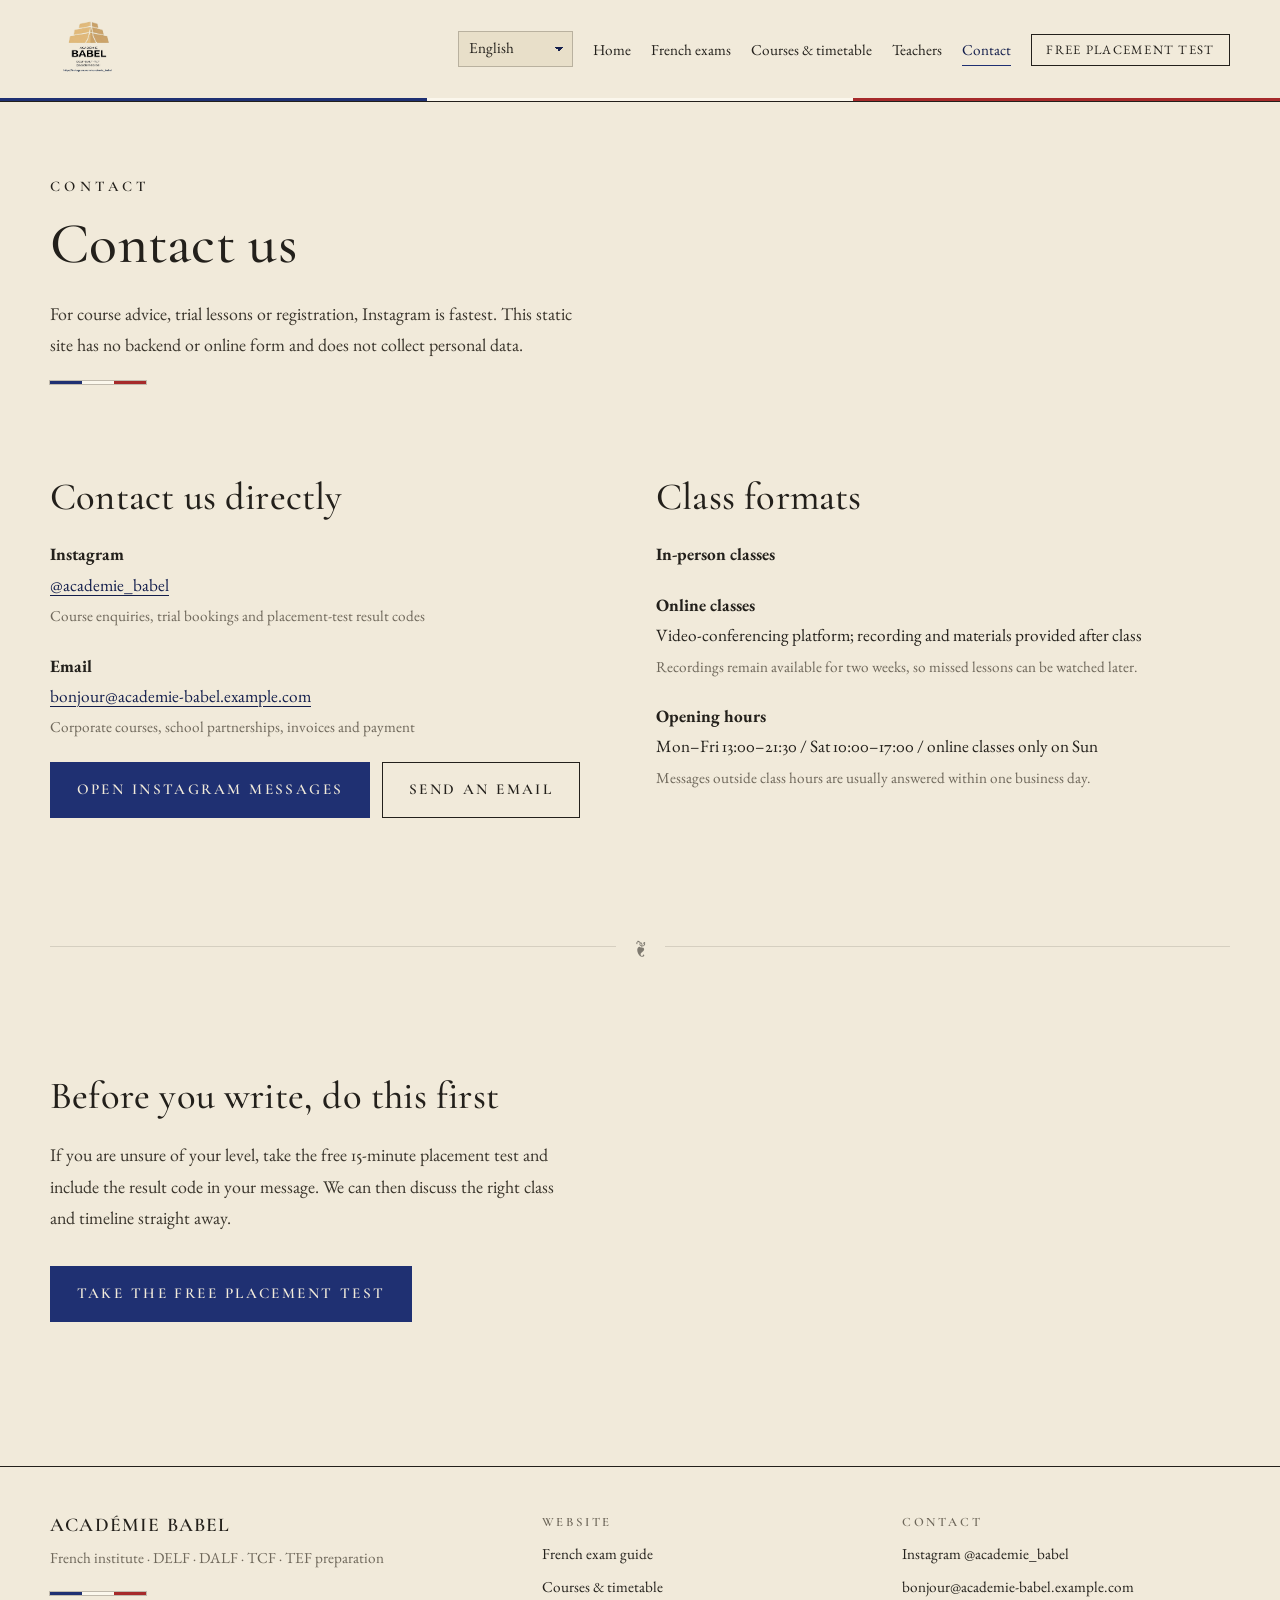
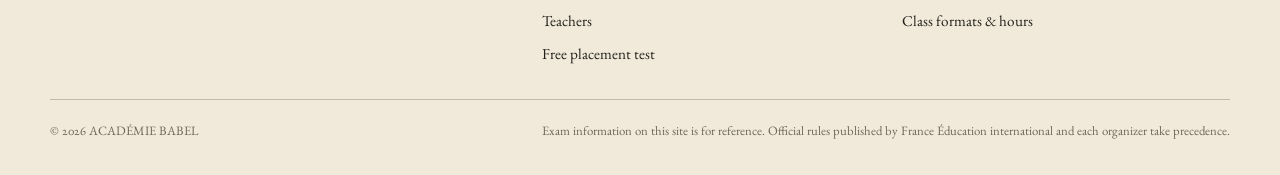
<file: contact.html>
<!DOCTYPE html>
<html lang="zh-Hant">
<head>
<meta charset="utf-8">
<meta name="viewport" content="width=device-width, initial-scale=1">
<title>聯絡我們｜上課方式與營業時間 — ACADÉMIE BABEL</title>
<meta name="description" content="ACADÉMIE BABEL 法語學院的聯絡方式：Instagram 私訊、Email、上課方式、線上課程說明與營業時間。">
<meta property="og:type" content="website">
<meta property="og:title" content="聯絡我們 — ACADÉMIE BABEL">
<meta property="og:description" content="Instagram 私訊或 Email 詢問課程、報名與試聽。">
<meta property="og:image" content="assets/academie-babel-logo.jpg">
<meta property="og:url" content="https://harrison60673.github.io/academie-babel-demo/contact.html">
<meta name="twitter:card" content="summary_large_image">
<link rel="icon" href="assets/academie-babel-logo-transparent.png" type="image/png">
<link rel="preconnect" href="https://fonts.googleapis.com">
<link rel="preconnect" href="https://fonts.gstatic.com" crossorigin>
<link href="https://fonts.googleapis.com/css2?family=Cormorant+Garamond:ital,wght@0,400;0,500;0,600;1,400;1,600&family=EB+Garamond:ital,wght@0,400;0,500;0,600;1,400&family=Noto+Serif+TC:wght@300;400;600&display=swap" rel="stylesheet">
<link rel="stylesheet" href="styles.css?v=20260904-iransans">
</head>
<body>
<a class="skip-link" href="#main">跳到主要內容</a>

<header class="site-head">
  <div class="wrap head-inner">
    <a class="brand" href="index.html" aria-label="ACADÉMIE BABEL 首頁">
      <img class="brand-logo" src="assets/academie-babel-logo-transparent.png" alt="ACADÉMIE BABEL">
    </a>
    <button class="nav-toggle" aria-expanded="false" aria-controls="site-nav">選單</button>
    <nav class="site-nav" id="site-nav" aria-label="主要導覽">
      <ul>
        <li><a href="index.html">首頁</a></li>
        <li><a href="exams.html">法語檢定</a></li>
        <li><a href="courses.html">課程與課表</a></li>
        <li><a href="teachers.html">師資</a></li>
        <li><a href="contact.html" aria-current="page">聯絡</a></li>
        <li><a class="nav-cta" href="quiz.html">免費分級測驗</a></li>
      </ul>
    </nav>
  </div>
</header>

<main id="main">

  <section class="wrap" style="padding-bottom:var(--s3)">
    <p class="kicker">Contact</p>
    <h1>聯絡我們</h1>
    <p class="lede">課程諮詢、試聽、報名，Instagram 私訊回覆最快。本站沒有後端，所以沒有線上表單，也不會蒐集你的個人資料。</p>
    <div class="tricolore" aria-hidden="true"><i></i><i></i><i></i></div>
  </section>

  <section class="wrap reveal">
    <div class="cols cols-2-1024">
      <div class="stack">
        <h2>直接聯絡</h2>
        <p><strong>Instagram</strong><br>
          <a href="https://instagram.com/academie_babel" rel="noopener">@academie_babel</a><br>
          <span class="muted" style="font-size:var(--fs-small)">課程諮詢、試聽預約、分級測驗結果碼諮詢</span></p>
        <p><strong>Email</strong><br>
          <a href="mailto:bonjour@academie-babel.example.com?subject=%E8%AA%B2%E7%A8%8B%E8%A9%A2%E5%95%8F">bonjour@academie-babel.example.com</a><!-- TODO: 換成實際 Email --><br>
          <span class="muted" style="font-size:var(--fs-small)">企業班、學校合作、發票與繳費相關</span></p>
        <div class="btn-row">
          <a class="btn btn-primary" href="https://instagram.com/academie_babel" rel="noopener">開啟 Instagram 私訊</a>
          <a class="btn btn-ghost" href="mailto:bonjour@academie-babel.example.com?subject=%E8%AA%B2%E7%A8%8B%E8%A9%A2%E5%95%8F">寄 Email</a>
        </div>
      </div>

      <div class="stack">
        <h2>上課方式</h2>
        <p><strong>實體課</strong><!-- 實際位置確認後再補上 --></p>
        <p><strong>線上課</strong><br>
          視訊會議軟體，課後提供錄影與教材<!-- TODO: 填入實際使用的平台名稱 --><br>
          <span class="muted" style="font-size:var(--fs-small)">錄影開放兩週複習，缺課可補看。</span></p>
        <p><strong>營業時間</strong><br>
          週一至週五 13:00–21:30／週六 10:00–17:00／週日僅線上課<!-- TODO: 確認實際營業時間 --><br>
          <span class="muted" style="font-size:var(--fs-small)">非上課時段的訊息，通常在一個工作天內回覆。</span></p>
      </div>
    </div>
  </section>

  <div class="wrap"><div class="rule-fleuron" role="separator" aria-hidden="true"><span>❦</span></div></div>

  <section class="wrap reveal">
    <h2>寫信前，先做這件事</h2>
    <p class="lede">如果你不確定自己的程度，先花十五分鐘做完免費分級測驗，把結果碼一起附在訊息裡。我們就能直接談班別與時程，省掉來回問答。</p>
    <div class="btn-row">
      <a class="btn btn-primary" href="quiz.html">做免費分級測驗</a>
    </div>
    <!--
      如果之後要加聯絡表單：本站無後端，可改用 Formspree、Basin 或 Netlify Forms。
      Formspree 作法：
      <form action="https://formspree.io/f/你的表單ID" method="POST" class="stack">
        <label for="email">Email</label>
        <input class="input" id="email" type="email" name="email" required>
        <label for="msg">訊息</label>
        <textarea class="input" id="msg" name="message" rows="5" required></textarea>
        <button class="btn btn-primary" type="submit">送出</button>
      </form>
      放上去之前記得補一段個資使用說明。
    -->
  </section>

</main>

<footer class="site-foot">
  <div class="wrap">
    <div class="foot-grid">
      <div>
        <span class="brand-name">ACADÉMIE BABEL</span>
        <p class="muted" style="font-size:var(--fs-small);margin-top:.6rem">法語學院 · DELF · DALF · TCF · TEF 檢定準備</p>
        <div class="tricolore" aria-hidden="true"><i></i><i></i><i></i></div>
      </div>
      <div>
        <h4>網站</h4>
        <ul>
          <li><a href="exams.html">法語檢定介紹</a></li>
          <li><a href="courses.html">課程與課表</a></li>
          <li><a href="teachers.html">師資</a></li>
          <li><a href="quiz.html">免費分級測驗</a></li>
        </ul>
      </div>
      <div>
        <h4>聯絡</h4>
        <ul>
          <li><a href="https://instagram.com/academie_babel" rel="noopener">Instagram @academie_babel</a></li>
          <li><a href="mailto:bonjour@academie-babel.example.com">bonjour@academie-babel.example.com</a><!-- TODO: 換成實際 Email --></li>
          <li><a href="contact.html">上課方式與時間</a></li>
        </ul>
      </div>
    </div>
    <div class="foot-bottom">
      <span>© <span data-year>2026</span> ACADÉMIE BABEL</span>
      <span>本站考試資訊僅供參考，正式規定以 France Éducation international 及各主辦單位公告為準。</span>
    </div>
  </div>
</footer>

<script src="js/i18n.js?v=20260903-location1"></script>
<script src="js/main.js"></script>
</body>
</html>
</file>
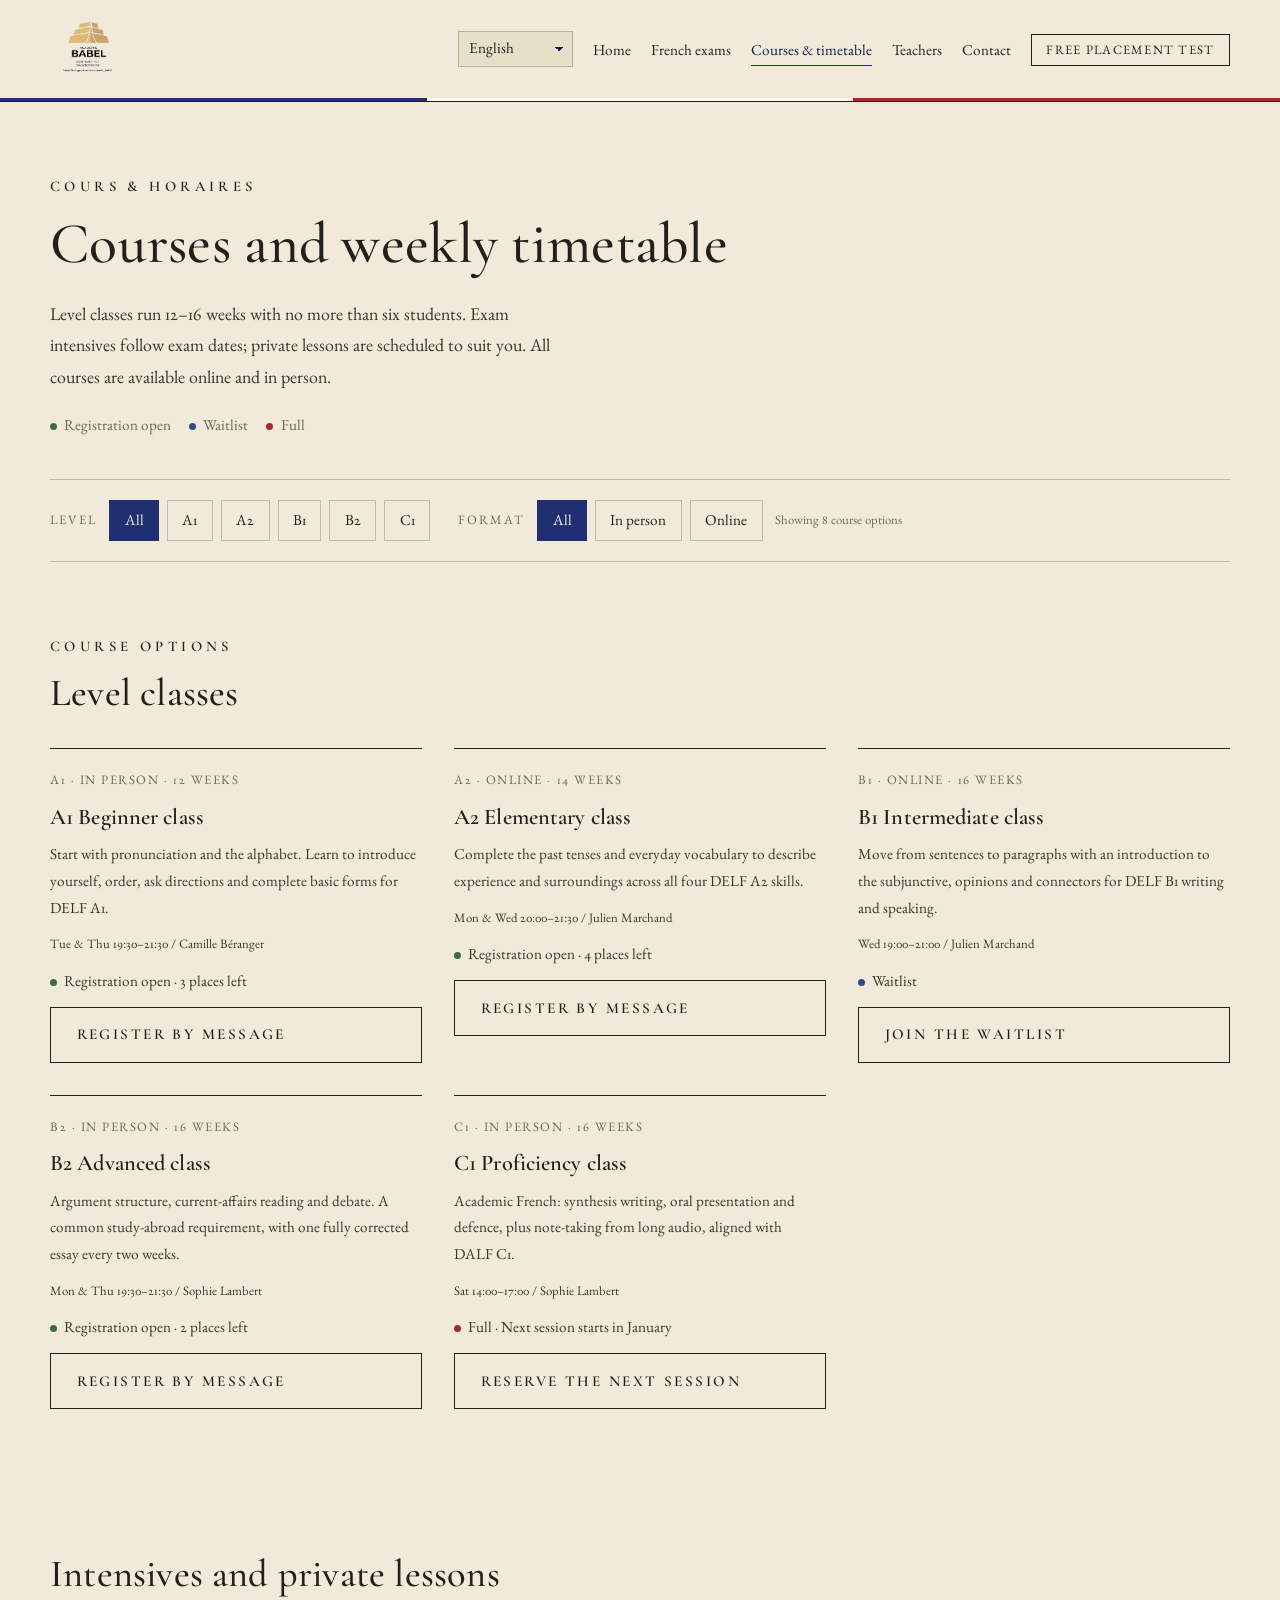
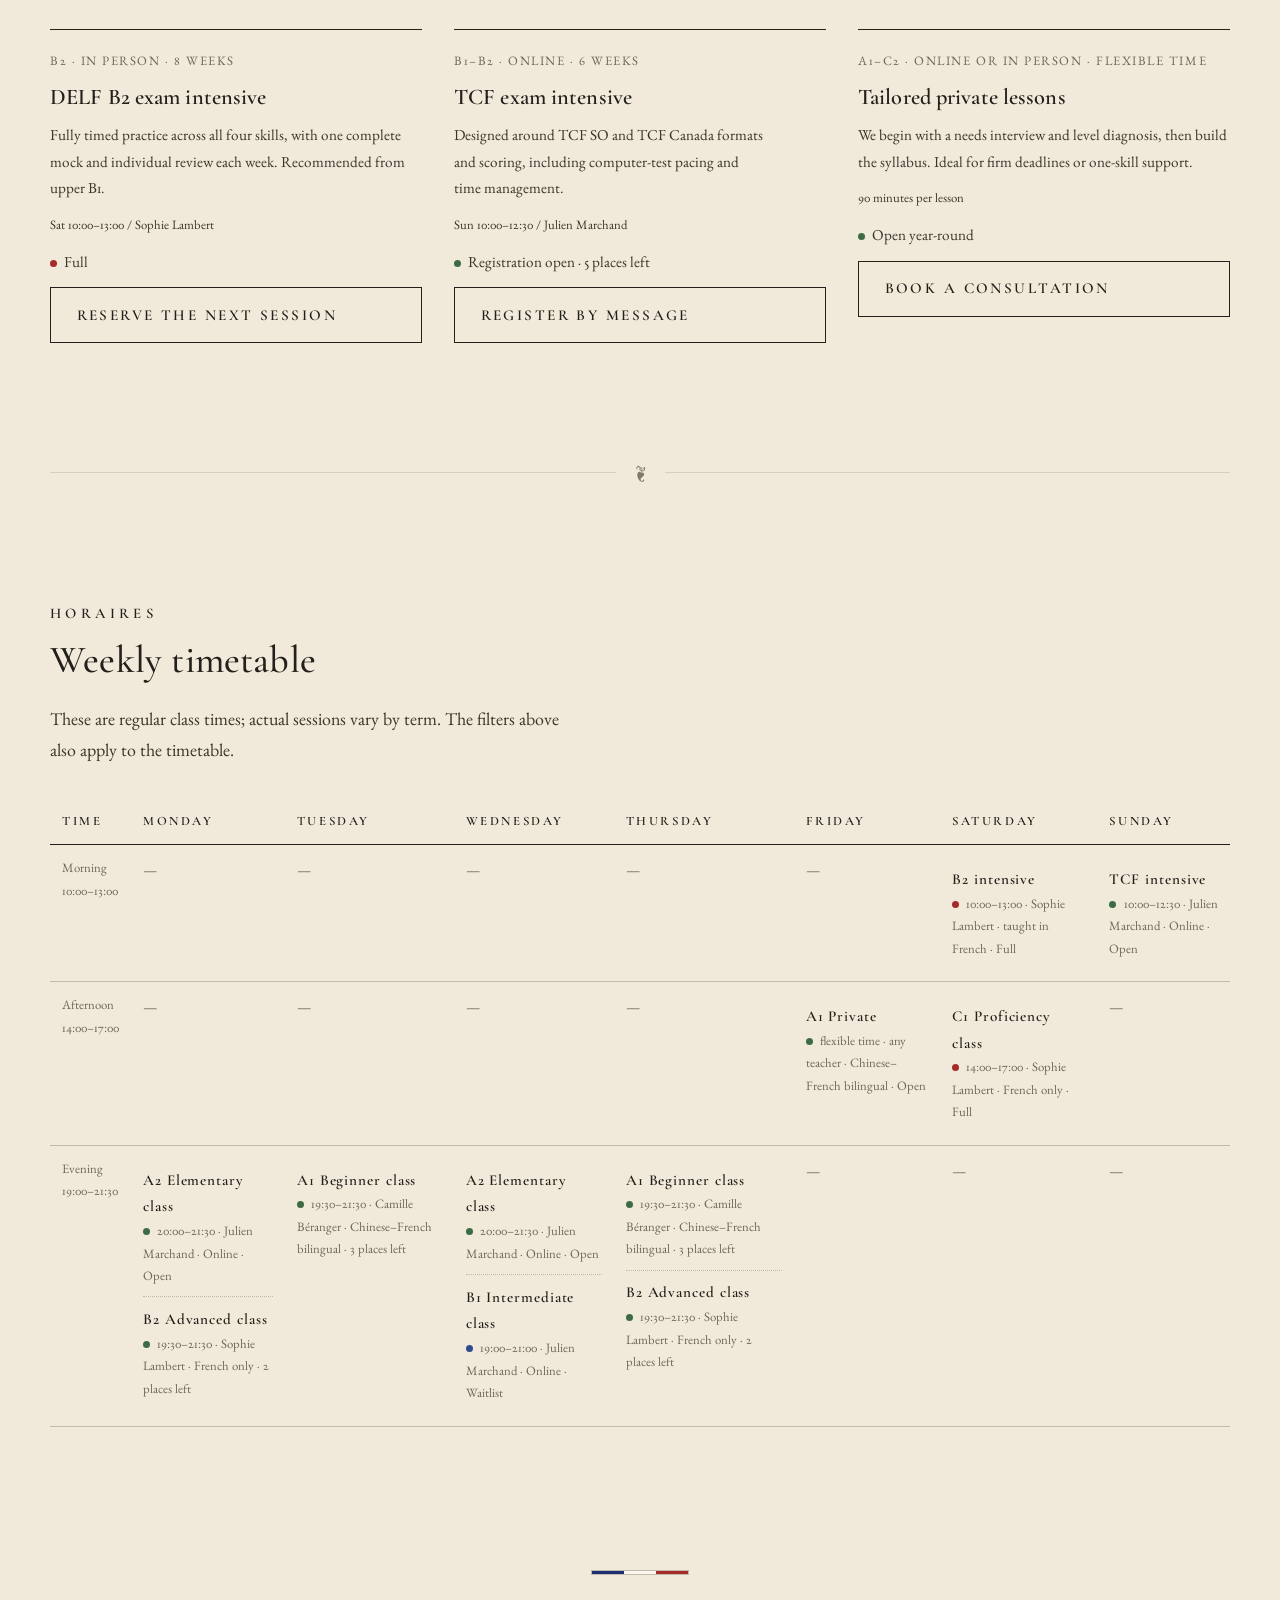
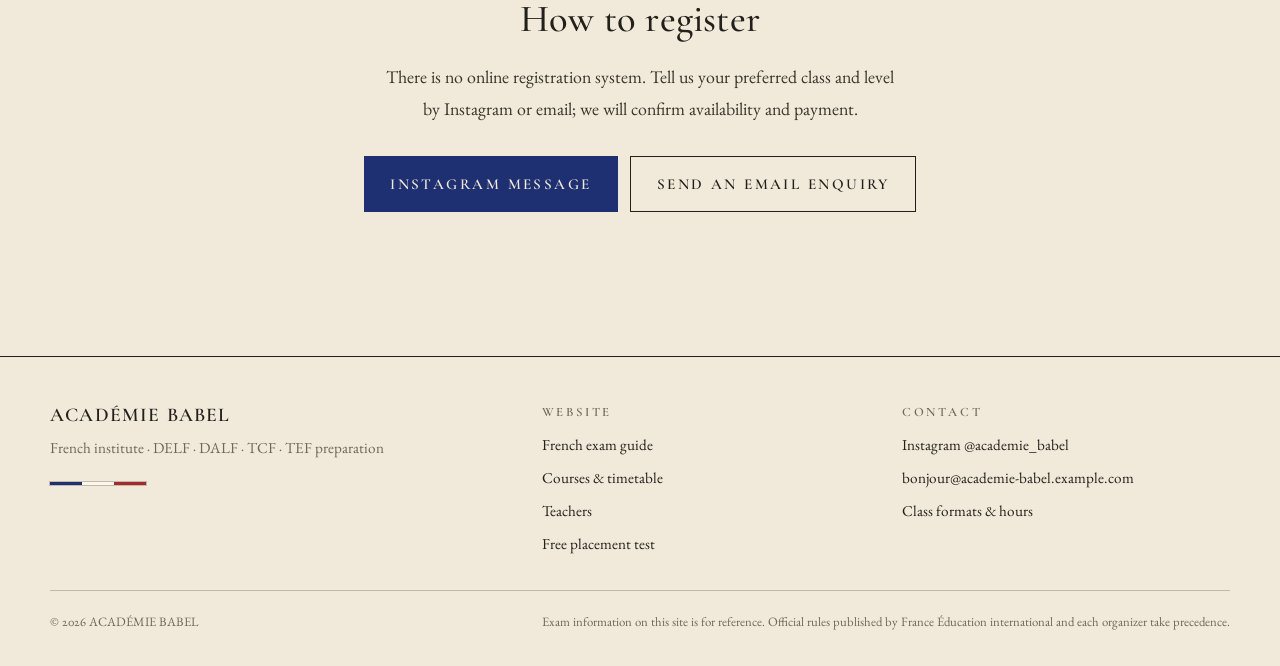
<file: courses.html>
<!DOCTYPE html>
<html lang="zh-Hant">
<head>
<meta charset="utf-8">
<meta name="viewport" content="width=device-width, initial-scale=1">
<title>課程與每週課表｜等級班 · 考前衝刺 · 一對一 — ACADÉMIE BABEL</title>
<meta name="description" content="ACADÉMIE BABEL 法語課程方案：A1–C1 等級班、DELF／TCF 考前衝刺班、一對一客製課，線上與實體皆有。附每週課表、名額狀態與報名方式。">
<meta property="og:type" content="website">
<meta property="og:title" content="課程與每週課表 — ACADÉMIE BABEL">
<meta property="og:description" content="等級班、考前衝刺、一對一。線上與實體，每週課表與名額狀態一次看。">
<meta property="og:image" content="assets/academie-babel-logo.jpg">
<meta property="og:url" content="https://harrison60673.github.io/academie-babel-demo/courses.html">
<meta name="twitter:card" content="summary_large_image">
<link rel="icon" href="assets/academie-babel-logo-transparent.png" type="image/png">
<link rel="preconnect" href="https://fonts.googleapis.com">
<link rel="preconnect" href="https://fonts.gstatic.com" crossorigin>
<link href="https://fonts.googleapis.com/css2?family=Cormorant+Garamond:ital,wght@0,400;0,500;0,600;1,400;1,600&family=EB+Garamond:ital,wght@0,400;0,500;0,600;1,400&family=Noto+Serif+TC:wght@300;400;600&display=swap" rel="stylesheet">
<link rel="stylesheet" href="styles.css?v=20260904-iransans">
</head>
<body>
<a class="skip-link" href="#main">跳到主要內容</a>

<header class="site-head">
  <div class="wrap head-inner">
    <a class="brand" href="index.html" aria-label="ACADÉMIE BABEL 首頁">
      <img class="brand-logo" src="assets/academie-babel-logo-transparent.png" alt="ACADÉMIE BABEL">
    </a>
    <button class="nav-toggle" aria-expanded="false" aria-controls="site-nav">選單</button>
    <nav class="site-nav" id="site-nav" aria-label="主要導覽">
      <ul>
        <li><a href="index.html">首頁</a></li>
        <li><a href="exams.html">法語檢定</a></li>
        <li><a href="courses.html" aria-current="page">課程與課表</a></li>
        <li><a href="teachers.html">師資</a></li>
        <li><a href="contact.html">聯絡</a></li>
        <li><a class="nav-cta" href="quiz.html">免費分級測驗</a></li>
      </ul>
    </nav>
  </div>
</header>

<main id="main">

  <section class="wrap" style="padding-bottom:var(--s3)">
    <p class="kicker">Cours &amp; horaires</p>
    <h1>課程與每週課表</h1>
    <p class="lede">等級班每期 12 至 16 週，最多六人。考前衝刺班依考程開班，一對一時間自訂。所有課程皆有線上與實體選項。</p>
    <p class="muted" style="font-size:var(--fs-small)">
      <span class="dot dot-open"></span>開放報名　
      <span class="dot dot-wait"></span>候補中　
      <span class="dot dot-full"></span>已額滿
    </p>
  </section>

  <!-- ============ 篩選 ============ -->
  <section class="wrap" style="padding-block:0" aria-labelledby="filter-h">
    <h2 id="filter-h" class="sr-only">篩選課程</h2>
    <div class="filters" data-filters>
      <span class="filter-label" id="lv-label">等級</span>
      <div role="group" aria-labelledby="lv-label" style="display:flex;gap:.5rem;flex-wrap:wrap">
        <button class="chip" data-group="level" data-value="all" aria-pressed="true">全部</button>
        <button class="chip" data-group="level" data-value="A1" aria-pressed="false">A1</button>
        <button class="chip" data-group="level" data-value="A2" aria-pressed="false">A2</button>
        <button class="chip" data-group="level" data-value="B1" aria-pressed="false">B1</button>
        <button class="chip" data-group="level" data-value="B2" aria-pressed="false">B2</button>
        <button class="chip" data-group="level" data-value="C1" aria-pressed="false">C1</button>
      </div>
      <span class="filter-label" id="md-label" style="margin-inline-start:1rem">形式</span>
      <div role="group" aria-labelledby="md-label" style="display:flex;gap:.5rem;flex-wrap:wrap">
        <button class="chip" data-group="mode" data-value="all" aria-pressed="true">全部</button>
        <button class="chip" data-group="mode" data-value="onsite" aria-pressed="false">實體</button>
        <button class="chip" data-group="mode" data-value="online" aria-pressed="false">線上</button>
      </div>
      <p id="filter-count" class="muted" style="font-size:var(--fs-micro);margin:0;width:100%" role="status" aria-live="polite"></p>
    </div>
  </section>

  <!-- ============ 課程方案卡 ============ -->
  <!-- TODO: 要新增或修改班級，直接複製一整個 .course-card 區塊。
       id 供分級測驗結果頁 anchor 連結使用，請勿隨意更名：
       class-a1 / class-a2 / class-b1 / class-b2 / class-c1 -->
  <section class="wrap reveal" aria-labelledby="plans">
    <p class="kicker">課程方案</p>
    <h2 id="plans">等級班</h2>
    <div class="cols cols-3" style="margin-top:2rem">

      <article class="card course-card" id="class-a1" data-level="A1" data-mode="onsite">
        <span class="card-meta">A1 · 實體 · 12 週</span>
        <h3>A1 入門班</h3>
        <p>從發音與 alphabet 開始。學完能自我介紹、點餐、問路、填寫基本表格，對應 DELF A1。</p>
        <p class="muted" style="font-size:var(--fs-micro)">週二・四 19:30–21:30／Camille Béranger</p>
        <p><span class="dot dot-open"></span>開放報名 · 尚餘 3 位</p>
        <a class="btn btn-ghost" href="https://instagram.com/academie_babel" rel="noopener">私訊報名</a>
      </article>

      <article class="card course-card" id="class-a2" data-level="A2" data-mode="online">
        <span class="card-meta">A2 · 線上 · 14 週</span>
        <h3>A2 初階班</h3>
        <p>補完過去時態與日常情境語彙，能描述經驗與環境，對應 DELF A2 的四科題型。</p>
        <p class="muted" style="font-size:var(--fs-micro)">週一・三 20:00–21:30／Julien Marchand</p>
        <p><span class="dot dot-open"></span>開放報名 · 尚餘 4 位</p>
        <a class="btn btn-ghost" href="https://instagram.com/academie_babel" rel="noopener">私訊報名</a>
      </article>

      <article class="card course-card" id="class-b1" data-level="B1" data-mode="online">
        <span class="card-meta">B1 · 線上 · 16 週</span>
        <h3>B1 進階班</h3>
        <p>從句子走向段落。虛擬式入門、觀點表達與連接詞訓練，對應 DELF B1 的寫作與口說。</p>
        <p class="muted" style="font-size:var(--fs-micro)">週三 19:00–21:00／Julien Marchand</p>
        <p><span class="dot dot-wait"></span>候補中</p>
        <a class="btn btn-ghost" href="https://instagram.com/academie_babel" rel="noopener">加入候補</a>
      </article>

      <article class="card course-card" id="class-b2" data-level="B2" data-mode="onsite">
        <span class="card-meta">B2 · 實體 · 16 週</span>
        <h3>B2 高階班</h3>
        <p>論證結構、時事閱讀與辯論。留學申請最常需要的一級，寫作每兩週一篇全批改。</p>
        <p class="muted" style="font-size:var(--fs-micro)">週一・四 19:30–21:30／Sophie Lambert</p>
        <p><span class="dot dot-open"></span>開放報名 · 尚餘 2 位</p>
        <a class="btn btn-ghost" href="https://instagram.com/academie_babel" rel="noopener">私訊報名</a>
      </article>

      <article class="card course-card" id="class-c1" data-level="C1" data-mode="onsite">
        <span class="card-meta">C1 · 實體 · 16 週</span>
        <h3>C1 精通班</h3>
        <p>學術法語：synthèse 綜合寫作、口頭報告與答辯、長篇聽力筆記，對應 DALF C1。</p>
        <p class="muted" style="font-size:var(--fs-micro)">週六 14:00–17:00／Sophie Lambert</p>
        <p><span class="dot dot-full"></span>已額滿 · 下期 1 月開課</p>
        <a class="btn btn-ghost" href="https://instagram.com/academie_babel" rel="noopener">預約下期</a>
      </article>
    </div>
  </section>

  <section class="wrap reveal" aria-labelledby="special">
    <h2 id="special">衝刺班與一對一</h2>
    <div class="cols cols-3" style="margin-top:2rem">
      <article class="card course-card" id="class-sprint-b2" data-level="B2" data-mode="onsite">
        <span class="card-meta">B2 · 實體 · 8 週</span>
        <h3>DELF B2 考前衝刺</h3>
        <p>全程仿真計時，四科輪練，每週一份完整模擬與逐份講評。建議已有 B1 後段程度再報名。</p>
        <p class="muted" style="font-size:var(--fs-micro)">週六 10:00–13:00／Sophie Lambert</p>
        <p><span class="dot dot-full"></span>已額滿</p>
        <a class="btn btn-ghost" href="https://instagram.com/academie_babel" rel="noopener">預約下期</a>
      </article>

      <article class="card course-card" id="class-sprint-tcf" data-level="B1" data-mode="online">
        <span class="card-meta">B1–B2 · 線上 · 6 週</span>
        <h3>TCF 考前衝刺</h3>
        <p>針對 TCF SO 與 TCF Canada 的題型與計分方式設計，含電腦作答節奏與時間分配訓練。</p>
        <p class="muted" style="font-size:var(--fs-micro)">週日 10:00–12:30／Julien Marchand</p>
        <p><span class="dot dot-open"></span>開放報名 · 尚餘 5 位</p>
        <a class="btn btn-ghost" href="https://instagram.com/academie_babel" rel="noopener">私訊報名</a>
      </article>

      <article class="card course-card" id="class-private" data-level="A1" data-mode="online">
        <span class="card-meta">A1–C2 · 線上或實體 · 時間自訂</span>
        <h3>一對一客製課</h3>
        <p>先做需求訪談與程度診斷，再排課綱。適合有明確時程壓力、或需要單科補強的學員。</p>
        <p class="muted" style="font-size:var(--fs-micro)">每堂 90 分鐘</p>
        <p><span class="dot dot-open"></span>常態開放</p>
        <a class="btn btn-ghost" href="https://instagram.com/academie_babel" rel="noopener">預約訪談</a>
      </article>
    </div>
  </section>

  <div class="wrap"><div class="rule-fleuron" role="separator" aria-hidden="true"><span>❦</span></div></div>

  <!-- ============ 每週課表 ============ -->
  <!-- TODO: 課表要改的話，桌機表格與手機卡片兩處都要改（同樣的 .slot 區塊）。
       每個 .slot 需帶 data-level 與 data-mode，篩選才會生效。 -->
  <section class="wrap reveal" aria-labelledby="sched">
    <p class="kicker">Horaires</p>
    <h2 id="sched">每週課表</h2>
    <p class="lede">以下為常態班時段，實際開課依當期梯次調整。上方篩選同時作用於課表。</p>

    <div class="table-scroll schedule-table" style="margin-top:2rem">
      <table class="schedule">
        <caption class="sr-only">每週課表：橫向為星期一至星期日，縱向為時段</caption>
        <thead>
          <tr>
            <th scope="col">時段</th>
            <th scope="col">週一</th><th scope="col">週二</th><th scope="col">週三</th>
            <th scope="col">週四</th><th scope="col">週五</th><th scope="col">週六</th><th scope="col">週日</th>
          </tr>
        </thead>
        <tbody>
          <tr>
            <th scope="row">上午<br>10:00–13:00</th>
            <td data-daycell><span class="cell-empty muted">—</span></td>
            <td data-daycell><span class="cell-empty muted">—</span></td>
            <td data-daycell><span class="cell-empty muted">—</span></td>
            <td data-daycell><span class="cell-empty muted">—</span></td>
            <td data-daycell><span class="cell-empty muted">—</span></td>
            <td data-daycell>
              <span class="cell-empty muted" hidden>—</span>
              <span class="slot" data-level="B2" data-mode="onsite">
                <span class="slot-lv">B2 衝刺</span>
                <span class="slot-meta"><span class="dot dot-full"></span>10:00–13:00 · Sophie Lambert · 法語授課 · 額滿</span>
              </span>
            </td>
            <td data-daycell>
              <span class="cell-empty muted" hidden>—</span>
              <span class="slot" data-level="B1" data-mode="online">
                <span class="slot-lv">TCF 衝刺</span>
                <span class="slot-meta"><span class="dot dot-open"></span>10:00–12:30 · Julien Marchand · 線上 · 開放</span>
              </span>
            </td>
          </tr>
          <tr>
            <th scope="row">下午<br>14:00–17:00</th>
            <td data-daycell><span class="cell-empty muted">—</span></td>
            <td data-daycell><span class="cell-empty muted">—</span></td>
            <td data-daycell><span class="cell-empty muted">—</span></td>
            <td data-daycell><span class="cell-empty muted">—</span></td>
            <td data-daycell>
              <span class="cell-empty muted" hidden>—</span>
              <span class="slot" data-level="A1" data-mode="online">
                <span class="slot-lv">A1 一對一</span>
                <span class="slot-meta"><span class="dot dot-open"></span>時間自訂 · 各師資 · 中法雙語 · 開放</span>
              </span>
            </td>
            <td data-daycell>
              <span class="cell-empty muted" hidden>—</span>
              <span class="slot" data-level="C1" data-mode="onsite">
                <span class="slot-lv">C1 精通班</span>
                <span class="slot-meta"><span class="dot dot-full"></span>14:00–17:00 · Sophie Lambert · 全法語 · 額滿</span>
              </span>
            </td>
            <td data-daycell><span class="cell-empty muted">—</span></td>
          </tr>
          <tr>
            <th scope="row">晚間<br>19:00–21:30</th>
            <td data-daycell>
              <span class="cell-empty muted" hidden>—</span>
              <span class="slot" data-level="A2" data-mode="online">
                <span class="slot-lv">A2 初階班</span>
                <span class="slot-meta"><span class="dot dot-open"></span>20:00–21:30 · Julien Marchand · 線上 · 開放</span>
              </span>
              <span class="slot" data-level="B2" data-mode="onsite">
                <span class="slot-lv">B2 高階班</span>
                <span class="slot-meta"><span class="dot dot-open"></span>19:30–21:30 · Sophie Lambert · 全法語 · 尚餘 2 位</span>
              </span>
            </td>
            <td data-daycell>
              <span class="cell-empty muted" hidden>—</span>
              <span class="slot" data-level="A1" data-mode="onsite">
                <span class="slot-lv">A1 入門班</span>
                <span class="slot-meta"><span class="dot dot-open"></span>19:30–21:30 · Camille Béranger · 中法雙語 · 尚餘 3 位</span>
              </span>
            </td>
            <td data-daycell>
              <span class="cell-empty muted" hidden>—</span>
              <span class="slot" data-level="A2" data-mode="online">
                <span class="slot-lv">A2 初階班</span>
                <span class="slot-meta"><span class="dot dot-open"></span>20:00–21:30 · Julien Marchand · 線上 · 開放</span>
              </span>
              <span class="slot" data-level="B1" data-mode="online">
                <span class="slot-lv">B1 進階班</span>
                <span class="slot-meta"><span class="dot dot-wait"></span>19:00–21:00 · Julien Marchand · 線上 · 候補</span>
              </span>
            </td>
            <td data-daycell>
              <span class="cell-empty muted" hidden>—</span>
              <span class="slot" data-level="A1" data-mode="onsite">
                <span class="slot-lv">A1 入門班</span>
                <span class="slot-meta"><span class="dot dot-open"></span>19:30–21:30 · Camille Béranger · 中法雙語 · 尚餘 3 位</span>
              </span>
              <span class="slot" data-level="B2" data-mode="onsite">
                <span class="slot-lv">B2 高階班</span>
                <span class="slot-meta"><span class="dot dot-open"></span>19:30–21:30 · Sophie Lambert · 全法語 · 尚餘 2 位</span>
              </span>
            </td>
            <td data-daycell><span class="cell-empty muted">—</span></td>
            <td data-daycell><span class="cell-empty muted">—</span></td>
            <td data-daycell><span class="cell-empty muted">—</span></td>
          </tr>
        </tbody>
      </table>
    </div>

    <!-- 手機版：同樣內容改成一天一張卡 -->
    <div class="schedule-cards" style="margin-top:2rem">
      <div class="day-card">
        <h3>週一</h3>
        <span class="slot" data-level="A2" data-mode="online"><span class="slot-lv">A2 初階班</span><span class="slot-meta"><span class="dot dot-open"></span>20:00–21:30 · Julien Marchand · 線上 · 開放</span></span>
        <span class="slot" data-level="B2" data-mode="onsite"><span class="slot-lv">B2 高階班</span><span class="slot-meta"><span class="dot dot-open"></span>19:30–21:30 · Sophie Lambert · 全法語 · 尚餘 2 位</span></span>
      </div>
      <div class="day-card">
        <h3>週二</h3>
        <span class="slot" data-level="A1" data-mode="onsite"><span class="slot-lv">A1 入門班</span><span class="slot-meta"><span class="dot dot-open"></span>19:30–21:30 · Camille Béranger · 中法雙語 · 尚餘 3 位</span></span>
      </div>
      <div class="day-card">
        <h3>週三</h3>
        <span class="slot" data-level="A2" data-mode="online"><span class="slot-lv">A2 初階班</span><span class="slot-meta"><span class="dot dot-open"></span>20:00–21:30 · Julien Marchand · 線上 · 開放</span></span>
        <span class="slot" data-level="B1" data-mode="online"><span class="slot-lv">B1 進階班</span><span class="slot-meta"><span class="dot dot-wait"></span>19:00–21:00 · Julien Marchand · 線上 · 候補</span></span>
      </div>
      <div class="day-card">
        <h3>週四</h3>
        <span class="slot" data-level="A1" data-mode="onsite"><span class="slot-lv">A1 入門班</span><span class="slot-meta"><span class="dot dot-open"></span>19:30–21:30 · Camille Béranger · 中法雙語 · 尚餘 3 位</span></span>
        <span class="slot" data-level="B2" data-mode="onsite"><span class="slot-lv">B2 高階班</span><span class="slot-meta"><span class="dot dot-open"></span>19:30–21:30 · Sophie Lambert · 全法語 · 尚餘 2 位</span></span>
      </div>
      <div class="day-card">
        <h3>週五</h3>
        <span class="slot" data-level="A1" data-mode="online"><span class="slot-lv">一對一</span><span class="slot-meta"><span class="dot dot-open"></span>時間自訂 · 各師資 · 中法雙語 · 開放</span></span>
      </div>
      <div class="day-card">
        <h3>週六</h3>
        <span class="slot" data-level="B2" data-mode="onsite"><span class="slot-lv">B2 衝刺</span><span class="slot-meta"><span class="dot dot-full"></span>10:00–13:00 · Sophie Lambert · 法語授課 · 額滿</span></span>
        <span class="slot" data-level="C1" data-mode="onsite"><span class="slot-lv">C1 精通班</span><span class="slot-meta"><span class="dot dot-full"></span>14:00–17:00 · Sophie Lambert · 全法語 · 額滿</span></span>
      </div>
      <div class="day-card">
        <h3>週日</h3>
        <span class="slot" data-level="B1" data-mode="online"><span class="slot-lv">TCF 衝刺</span><span class="slot-meta"><span class="dot dot-open"></span>10:00–12:30 · Julien Marchand · 線上 · 開放</span></span>
      </div>
    </div>
  </section>

  <section class="wrap reveal" style="text-align:center">
    <div class="tricolore" style="margin:0 auto 1.5rem" aria-hidden="true"><i></i><i></i><i></i></div>
    <h2>報名方式</h2>
    <p class="lede" style="margin-inline:auto">本站沒有線上報名系統。請用 Instagram 私訊或 Email 告訴我們想上的班別與程度，我們會回覆確認名額與繳費方式。</p>
    <div class="btn-row" style="justify-content:center">
      <a class="btn btn-primary" href="https://instagram.com/academie_babel" rel="noopener">Instagram 私訊</a>
      <a class="btn btn-ghost" href="mailto:bonjour@academie-babel.example.com?subject=%E8%AA%B2%E7%A8%8B%E5%A0%B1%E5%90%8D%E8%A9%A2%E5%95%8F">寄 Email 詢問</a>
    </div>
  </section>

</main>

<footer class="site-foot">
  <div class="wrap">
    <div class="foot-grid">
      <div>
        <span class="brand-name">ACADÉMIE BABEL</span>
        <p class="muted" style="font-size:var(--fs-small);margin-top:.6rem">法語學院 · DELF · DALF · TCF · TEF 檢定準備</p>
        <div class="tricolore" aria-hidden="true"><i></i><i></i><i></i></div>
      </div>
      <div>
        <h4>網站</h4>
        <ul>
          <li><a href="exams.html">法語檢定介紹</a></li>
          <li><a href="courses.html">課程與課表</a></li>
          <li><a href="teachers.html">師資</a></li>
          <li><a href="quiz.html">免費分級測驗</a></li>
        </ul>
      </div>
      <div>
        <h4>聯絡</h4>
        <ul>
          <li><a href="https://instagram.com/academie_babel" rel="noopener">Instagram @academie_babel</a></li>
          <li><a href="mailto:bonjour@academie-babel.example.com">bonjour@academie-babel.example.com</a><!-- TODO: 換成實際 Email --></li>
          <li><a href="contact.html">上課方式與時間</a></li>
        </ul>
      </div>
    </div>
    <div class="foot-bottom">
      <span>© <span data-year>2026</span> ACADÉMIE BABEL</span>
      <span>本站考試資訊僅供參考，正式規定以 France Éducation international 及各主辦單位公告為準。</span>
    </div>
  </div>
</footer>

<script src="js/i18n.js?v=20260903-location1"></script>
<script src="js/main.js"></script>
</body>
</html>
</file>
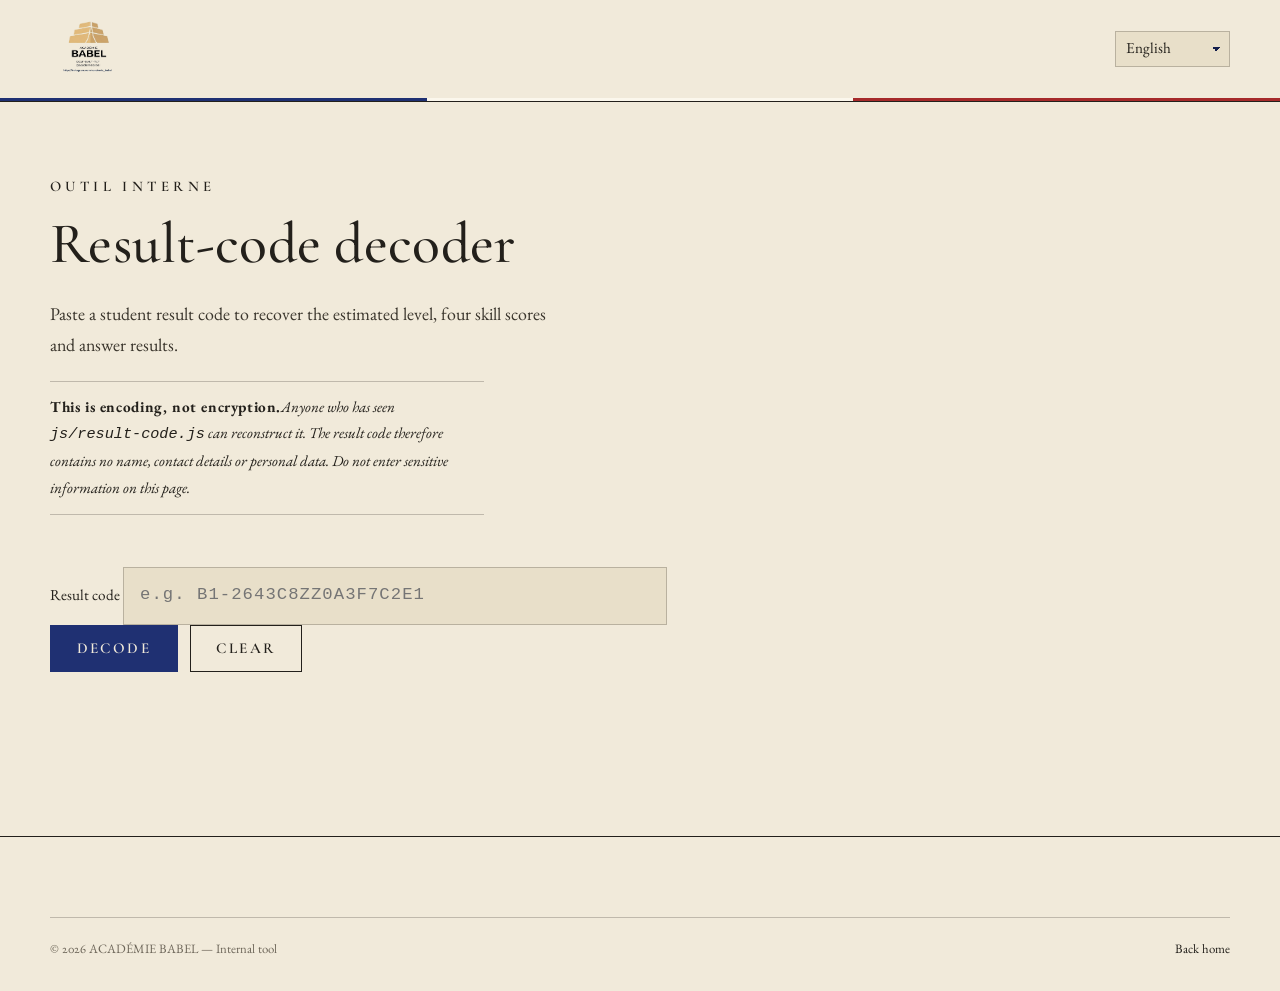
<file: decode.html>
<!DOCTYPE html>
<html lang="zh-Hant">
<head>
<meta charset="utf-8">
<meta name="viewport" content="width=device-width, initial-scale=1">
<title>結果碼解碼（內部用） — ACADÉMIE BABEL</title>
<meta name="robots" content="noindex, nofollow">
<link rel="icon" href="assets/academie-babel-logo-transparent.png" type="image/png">
<link rel="preconnect" href="https://fonts.googleapis.com">
<link rel="preconnect" href="https://fonts.gstatic.com" crossorigin>
<link href="https://fonts.googleapis.com/css2?family=Cormorant+Garamond:ital,wght@0,400;0,500;0,600;1,400;1,600&family=EB+Garamond:ital,wght@0,400;0,500;0,600;1,400&family=Noto+Serif+TC:wght@300;400;600&display=swap" rel="stylesheet">
<link rel="stylesheet" href="styles.css?v=20260904-iransans">
<style>
  .input { font: inherit; width: 100%; max-width: 34rem; padding: .8rem 1rem;
           background: var(--paper-2); color: var(--ink);
           border: 1px solid var(--accent-hair); border-radius: var(--radius);
           font-family: ui-monospace, Menlo, monospace; letter-spacing: .06em; }
  .input:focus-visible { border-color: var(--accent); }
</style>
</head>
<body>
<a class="skip-link" href="#main">跳到主要內容</a>

<header class="site-head">
  <div class="wrap head-inner">
    <a class="brand" href="index.html" aria-label="ACADÉMIE BABEL 首頁">
      <img class="brand-logo" src="assets/academie-babel-logo-transparent.png" alt="ACADÉMIE BABEL">
    </a>
  </div>
</header>

<main id="main">
  <section class="wrap">
    <p class="kicker">Outil interne</p>
    <h1>結果碼解碼</h1>
    <p class="lede">貼入學生給的結果碼，還原判定等級、四技能得分與逐題對錯。</p>

    <p class="notice">
      <strong>這只是編碼，不是加密。</strong>任何人只要看過 <code>js/result-code.js</code> 就能自行還原。
      因此結果碼裡不包含姓名、聯絡方式或任何個資，也請不要在本頁輸入敏感資訊。
    </p>

    <div class="stack" style="margin-top:2rem">
      <label for="code-input" style="font-size:var(--fs-small)">結果碼</label>
      <input class="input" id="code-input" type="text" placeholder="例如 B1-2643C8ZZ0A3F7C2E1" autocomplete="off" spellcheck="false">
      <div class="btn-row" style="margin-top:0">
        <button class="btn btn-primary" id="btn-decode" type="button">解碼</button>
        <button class="btn btn-ghost" id="btn-clear" type="button">清除</button>
      </div>
      <p id="msg" role="status" aria-live="polite" class="muted" style="font-size:var(--fs-small)"></p>
    </div>

    <div id="out" hidden style="margin-top:3rem">
      <h2>判定等級 <span id="d-level" style="color:var(--accent-deep)"></span></h2>
      <p class="muted" id="d-summary" style="font-size:var(--fs-small)"></p>

      <h3 style="margin-top:2rem">四技能得分</h3>
      <div id="d-bars" style="max-width:38rem"></div>

      <h3 style="margin-top:2rem">逐題對錯</h3>
      <p class="muted" style="font-size:var(--fs-small)">依測驗固定出題順序還原。若日後調整過題庫或出題順序，舊結果碼對應的題目可能不再一致。</p>
      <div class="table-scroll">
        <table class="data" id="d-table">
          <thead><tr><th scope="col">#</th><th scope="col">題號</th><th scope="col">技能</th><th scope="col">題目</th><th scope="col">結果</th></tr></thead>
          <tbody></tbody>
        </table>
      </div>
    </div>
  </section>
</main>

<footer class="site-foot">
  <div class="wrap">
    <div class="foot-bottom">
      <span>© <span data-year>2026</span> ACADÉMIE BABEL — 內部工具</span>
      <span><a href="index.html">回首頁</a></span>
    </div>
  </div>
</footer>

<script src="js/i18n.js?v=20260903-location1"></script>
<script src="js/main.js"></script>
<script src="js/quiz-data.js"></script>
<script src="js/result-code.js"></script>
<script>
(function () {
  'use strict';
  var SKILL_ZH = { grammaire: '文法 Grammaire', vocabulaire: '字彙 Vocabulaire',
                   comprehension: '閱讀 Compréhension', ecoute: '聽力 Écoute' };
  var $ = function (id) { return document.getElementById(id); };
  var t = function (source, vars) { return window.BABEL_I18N ? window.BABEL_I18N.t(source, vars) : source; };

  function bars(skills, mount) {
    mount.innerHTML = '';
    window.BABEL_CODE.SKILLS.forEach(function (s) {
      var v = skills[s];
      var row = document.createElement('div');
      row.className = 'bar-row';
      var label = document.createElement('span');
      label.textContent = t(SKILL_ZH[s]);
      var track = document.createElement('span');
      track.style.cssText = 'display:block;height:4px;background:var(--accent-hair);position:relative';
      if (v >= 0) {
        var fill = document.createElement('span');
        fill.style.cssText = 'position:absolute;inset-block:0;inset-inline-start:0;background:var(--accent);width:' + v + '%';
        track.appendChild(fill);
      }
      var num = document.createElement('span');
      num.style.textAlign = 'end';
      num.textContent = v < 0 ? '—' : v;
      row.appendChild(label); row.appendChild(track); row.appendChild(num);
      mount.appendChild(row);
    });
  }

  function run() {
    var msg = $('msg');
    var res = window.BABEL_CODE.decode($('code-input').value);
    if (!res) {
      $('out').hidden = true;
      msg.textContent = t('無法解讀這組結果碼。請確認有沒有漏字或多空格（格式為 等級-代碼）。');
      return;
    }
    msg.textContent = '';
    $('d-level').textContent = res.level;
    var ok = res.marks.filter(Boolean).length;
    var rate = res.marks.length ? Math.round(ok / res.marks.length * 100) : 0;
    $('d-summary').textContent = t('作答 {count} 題，答對 {correct} 題（{rate}%）。', {
      count: res.marks.length, correct: ok, rate: rate
    });
    bars(res.skills, $('d-bars'));

    var seq = window.BABEL_QUIZ.sequence();
    var tbody = $('d-table').querySelector('tbody');
    tbody.innerHTML = '';
    res.marks.forEach(function (m, i) {
      var q = seq[i];
      var tr = document.createElement('tr');
      var cells = [
        String(i + 1),
        q ? q.id : '—',
        q ? t(SKILL_ZH[q.skill] || q.skill) : '—',
        q ? q.question : t('（題庫已變動，無法對應）'),
        m ? '✓ ' + t('答對') : '✗ ' + t('答錯')
      ];
      cells.forEach(function (c, j) {
        var td = document.createElement(j === 0 ? 'th' : 'td');
        if (j === 0) td.setAttribute('scope', 'row');
        td.textContent = c;
        if (j === 1) td.className = 'ltr-token';
        if (j === 3) td.className = 'fr-question';
        if (j === 4) td.style.color = m ? 'var(--open)' : 'var(--full)';
        tr.appendChild(td);
      });
      tbody.appendChild(tr);
    });
    $('out').hidden = false;
  }

  $('btn-decode').addEventListener('click', run);
  $('code-input').addEventListener('keydown', function (e) { if (e.key === 'Enter') run(); });
  $('btn-clear').addEventListener('click', function () {
    $('code-input').value = ''; $('out').hidden = true; $('msg').textContent = ''; $('code-input').focus();
  });

  // 支援 decode.html?code=B1-xxxx 直接帶入
  var param = new URLSearchParams(location.search).get('code');
  if (param) { $('code-input').value = param; run(); }
  document.addEventListener('babel:languagechange', function () { if (!$('out').hidden) run(); });
})();
</script>
</body>
</html>
</file>
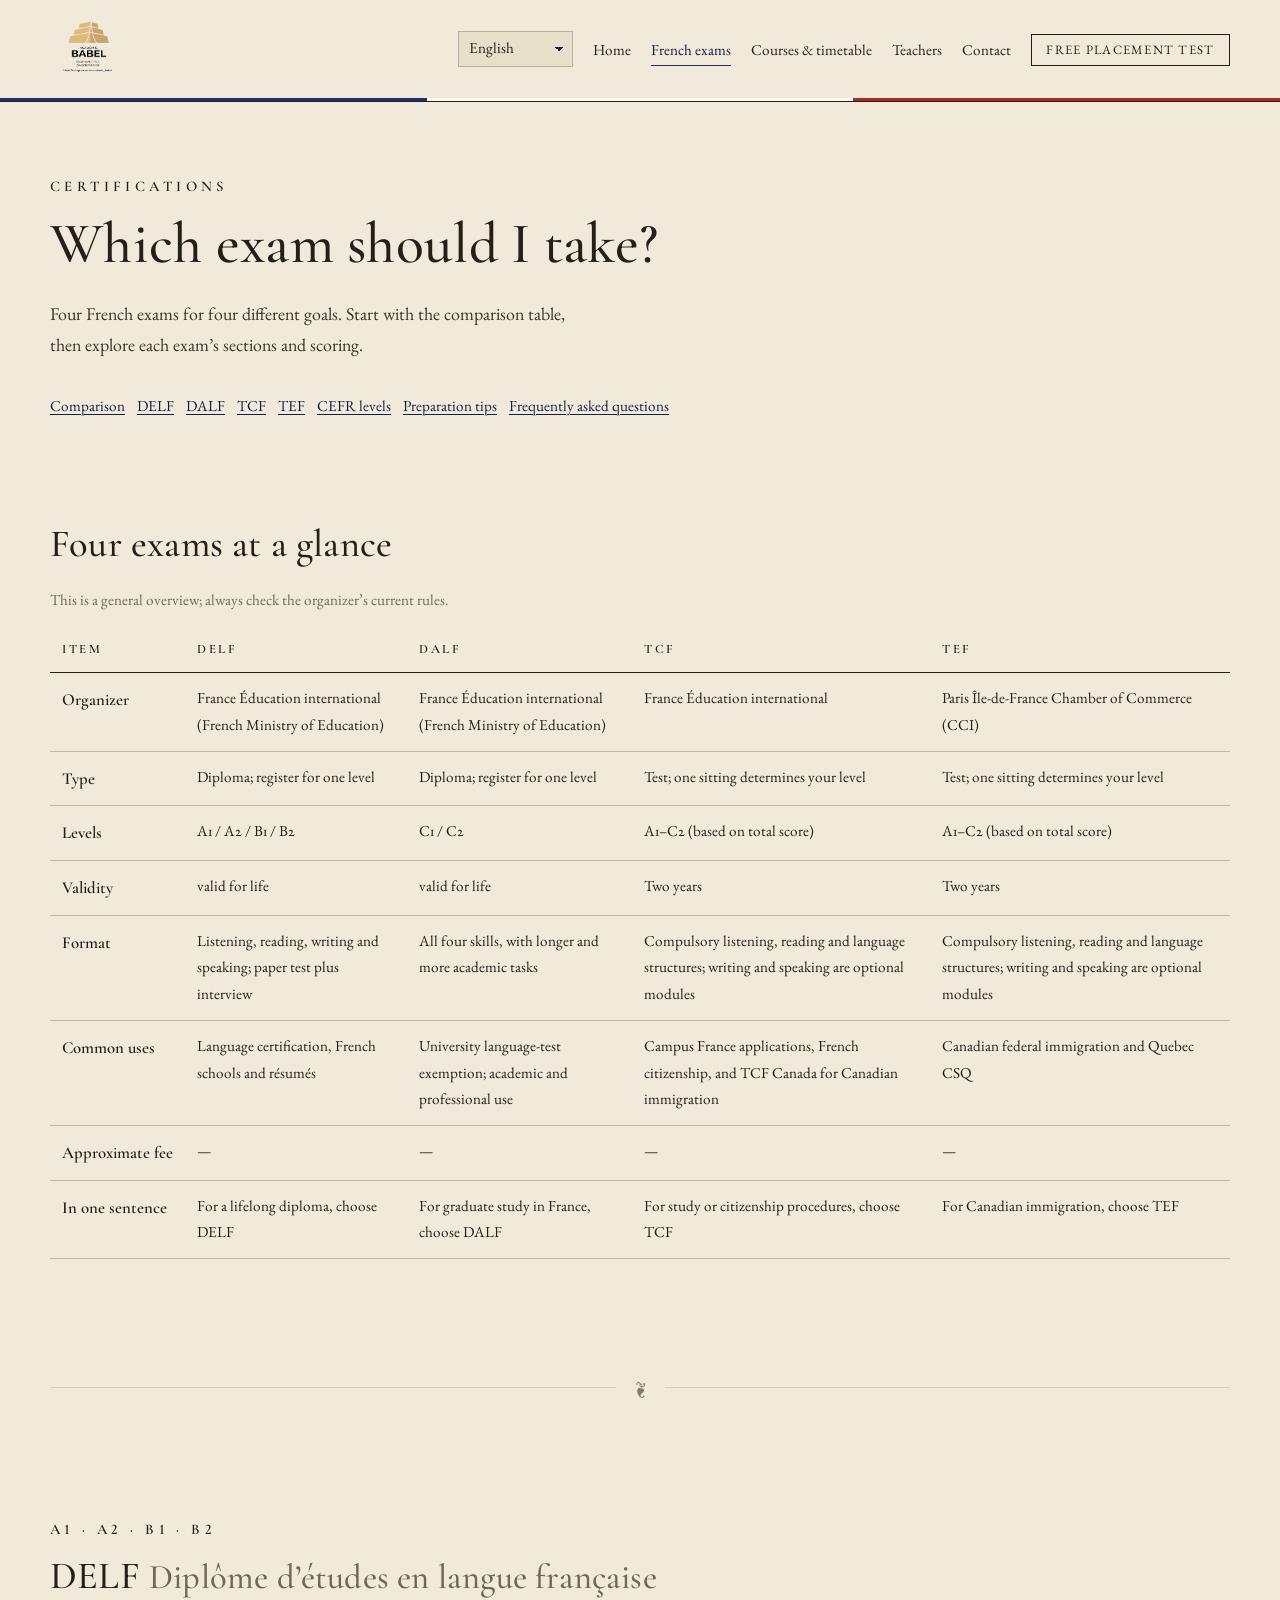
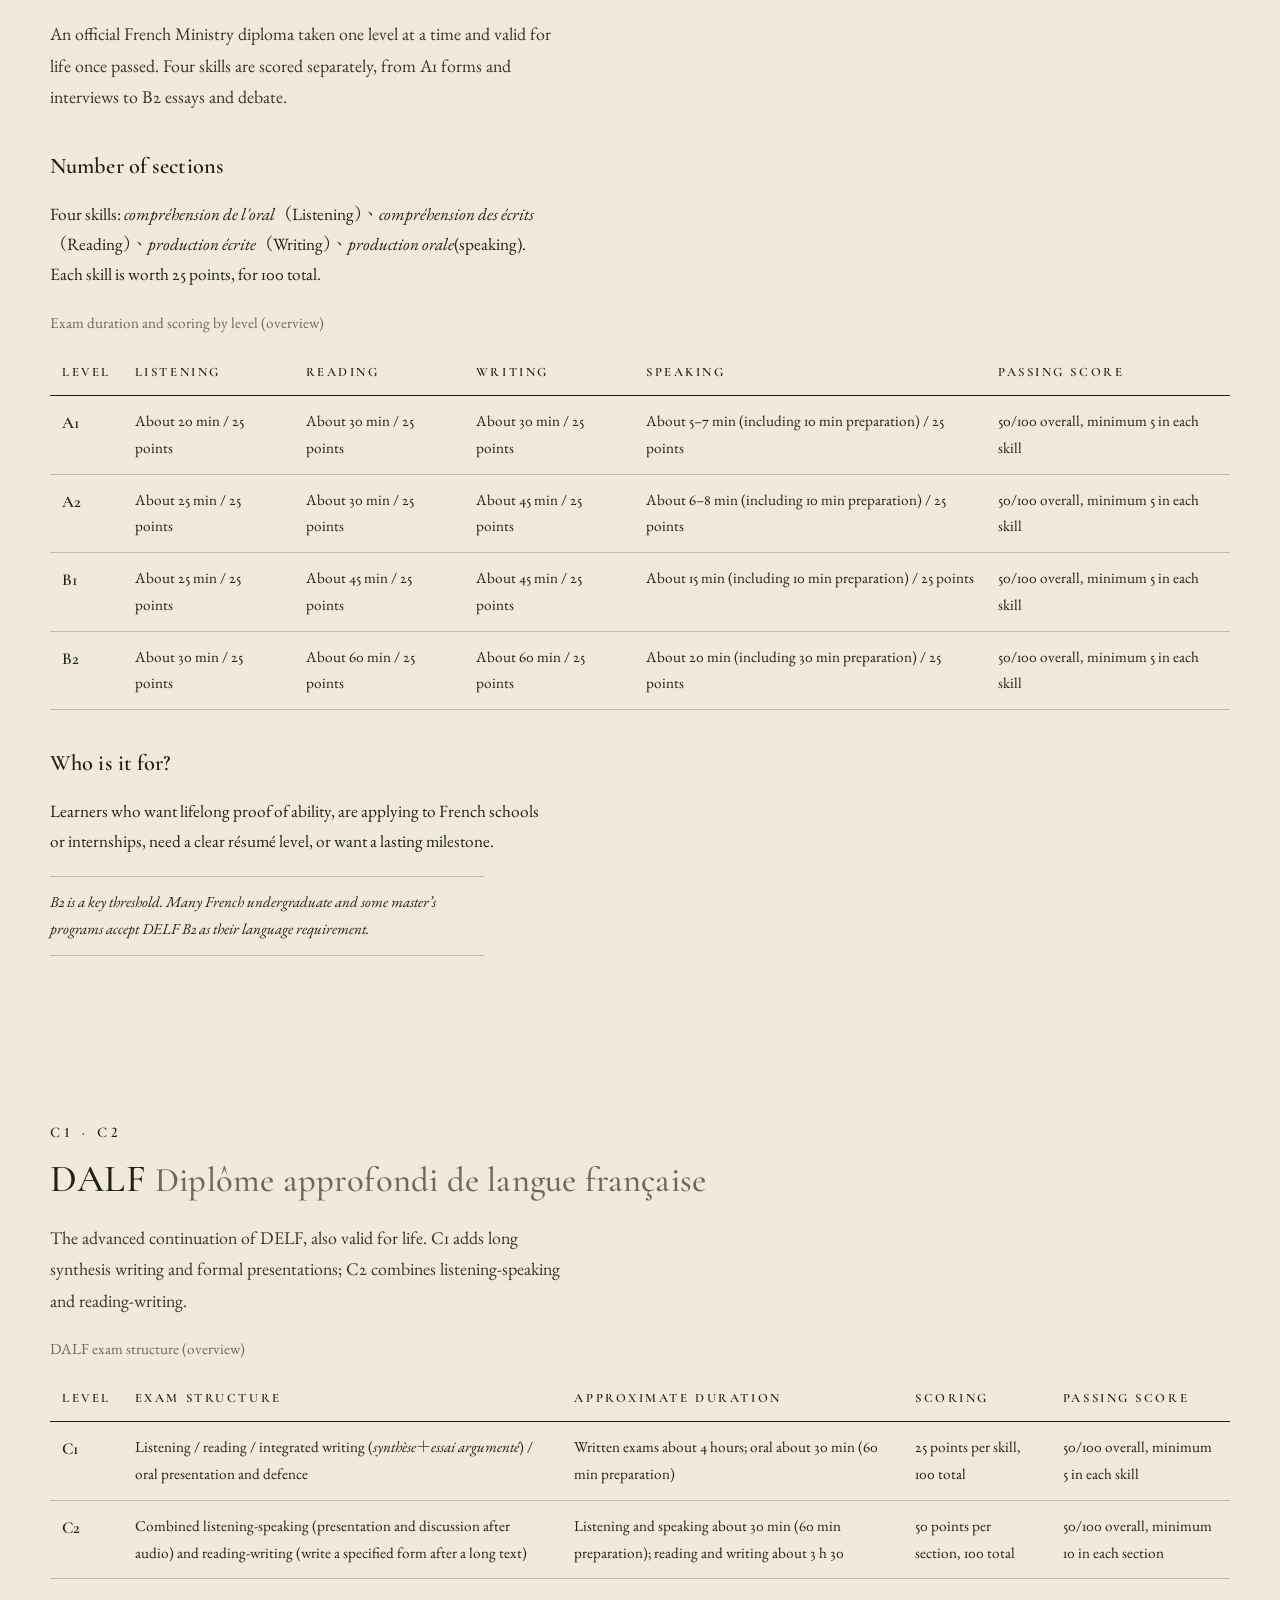
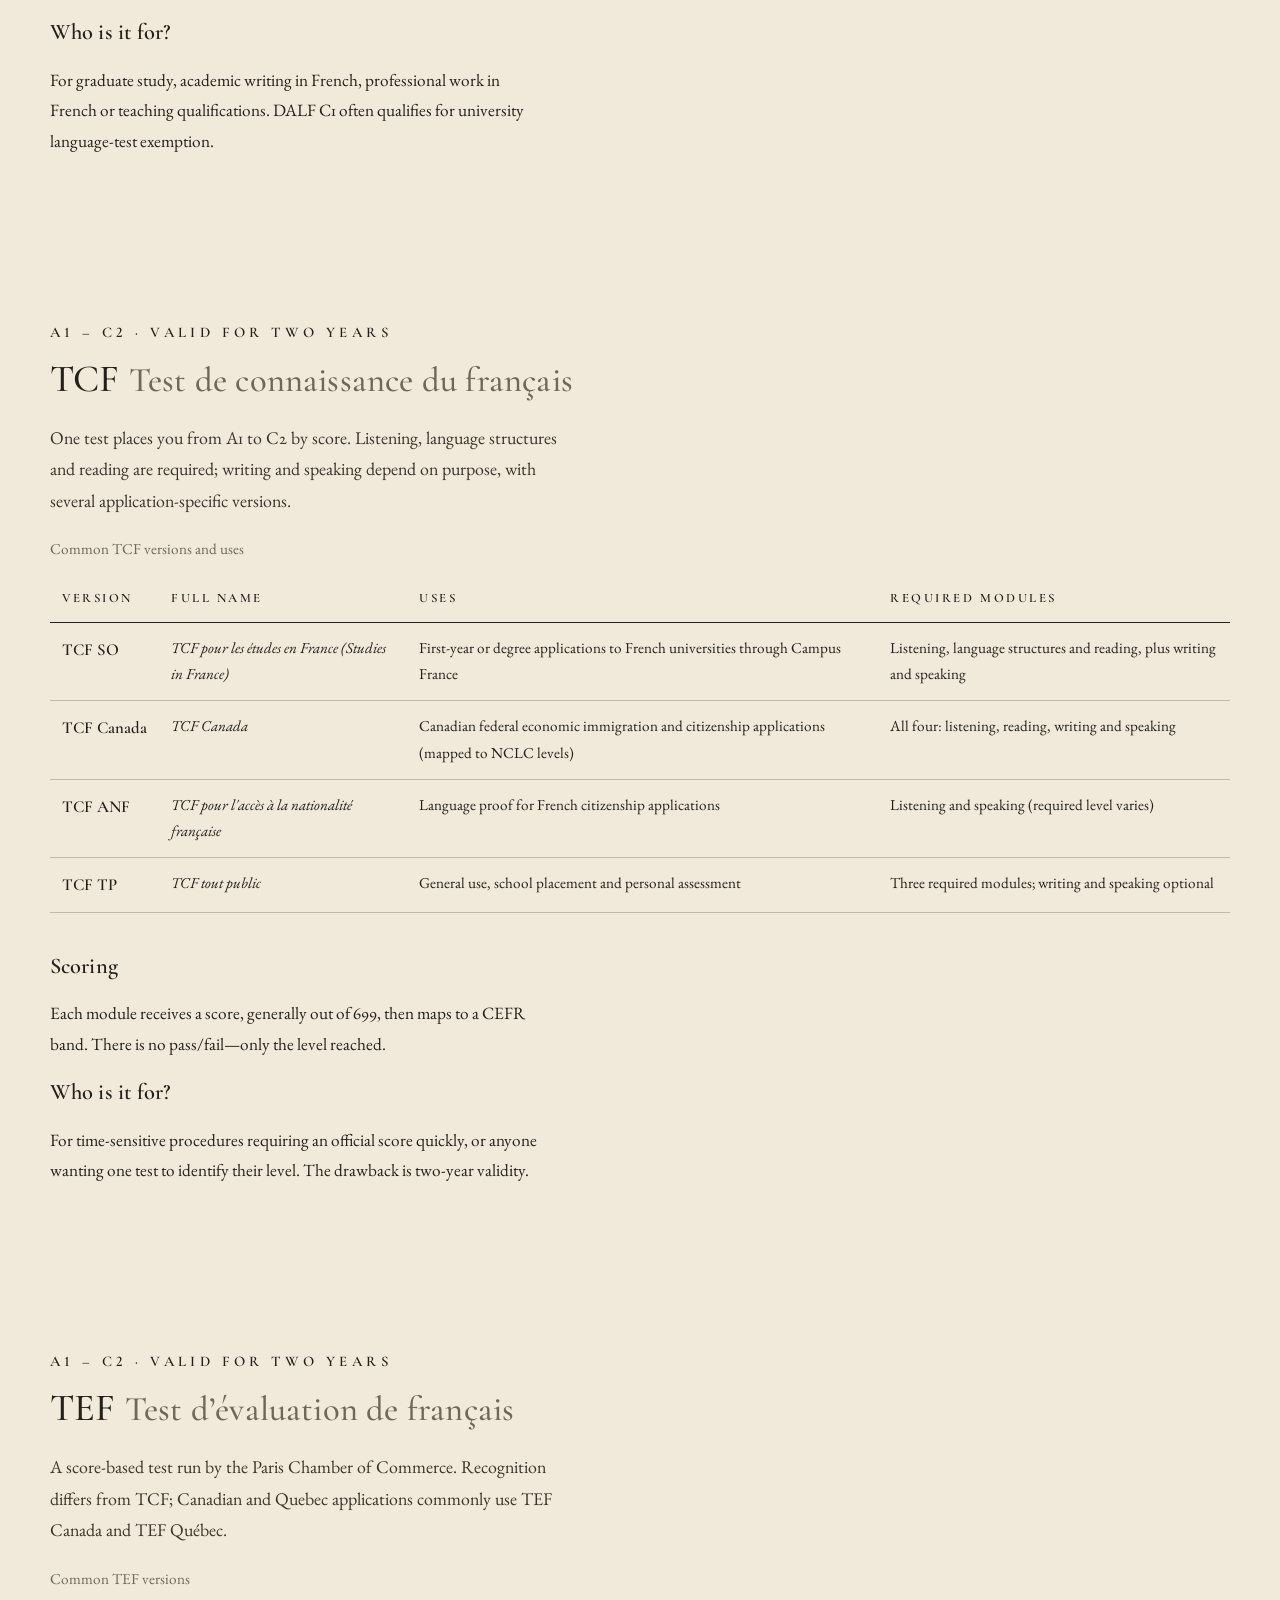
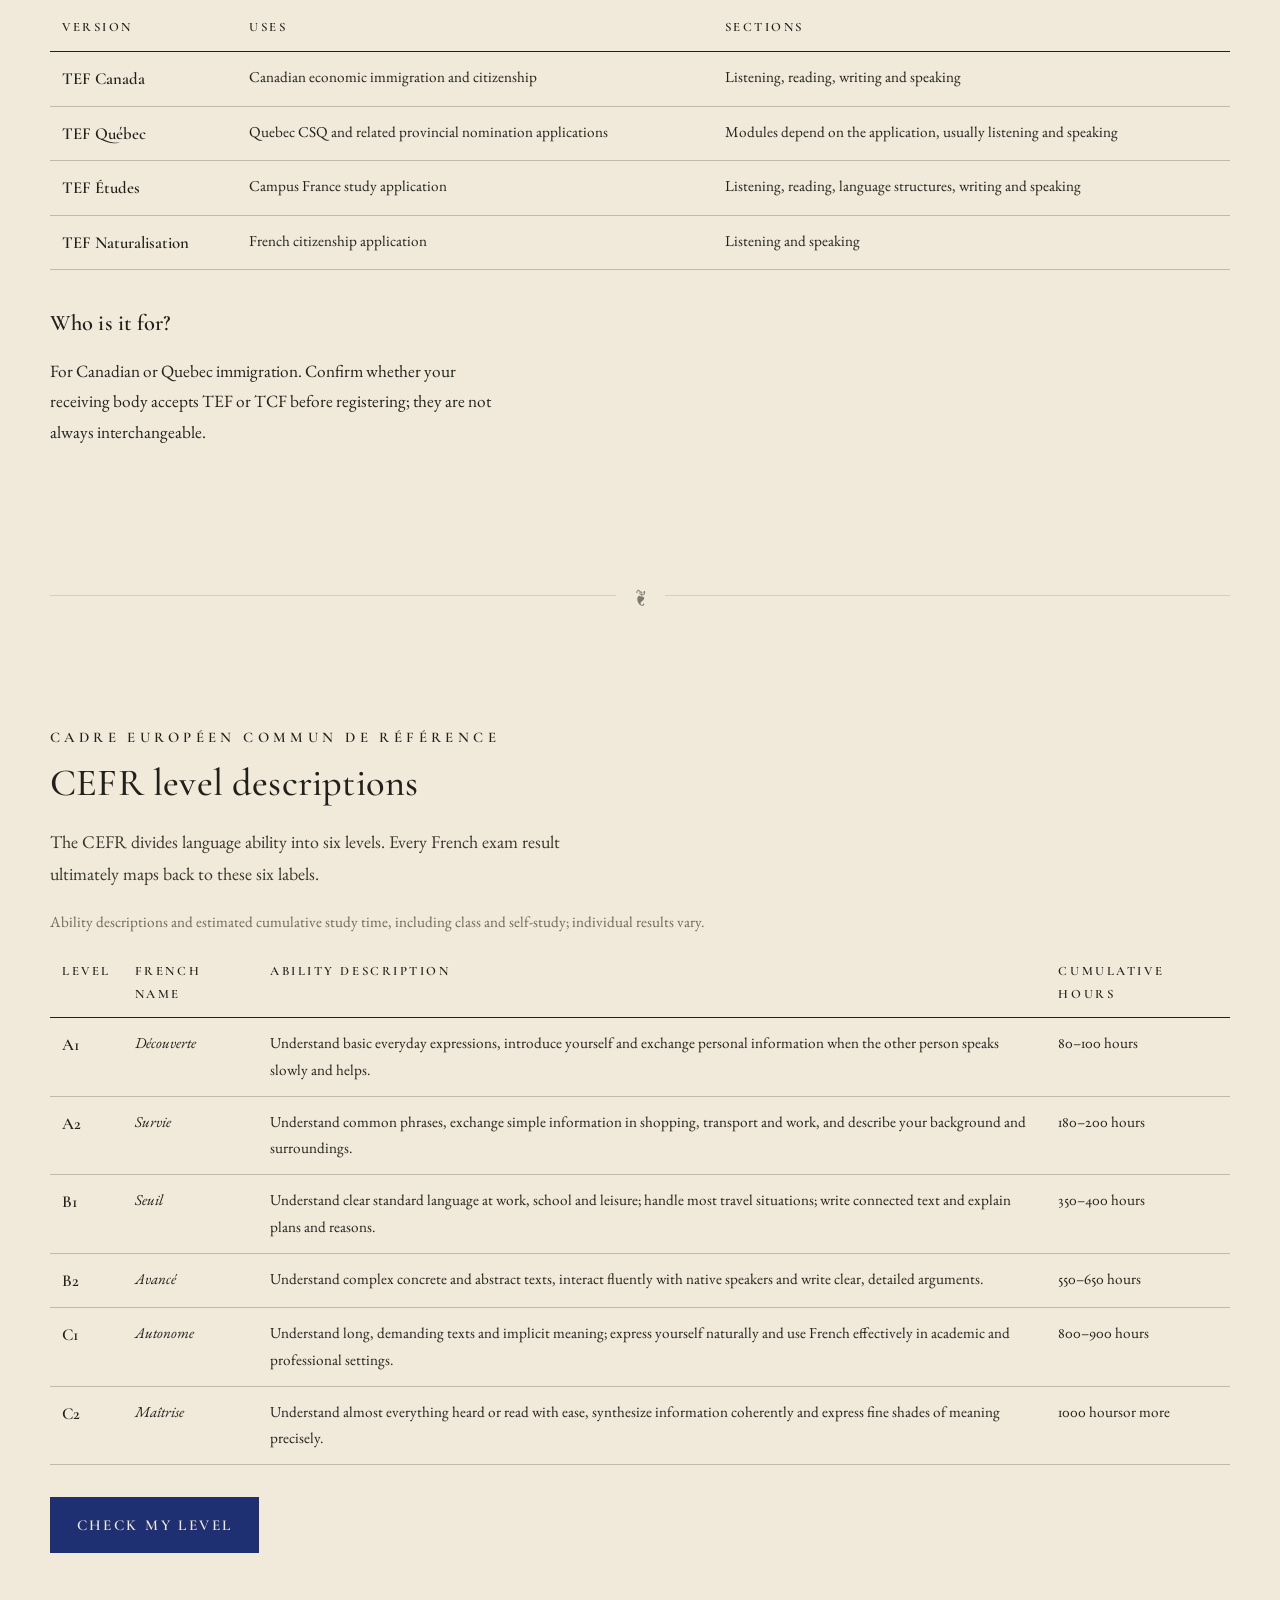
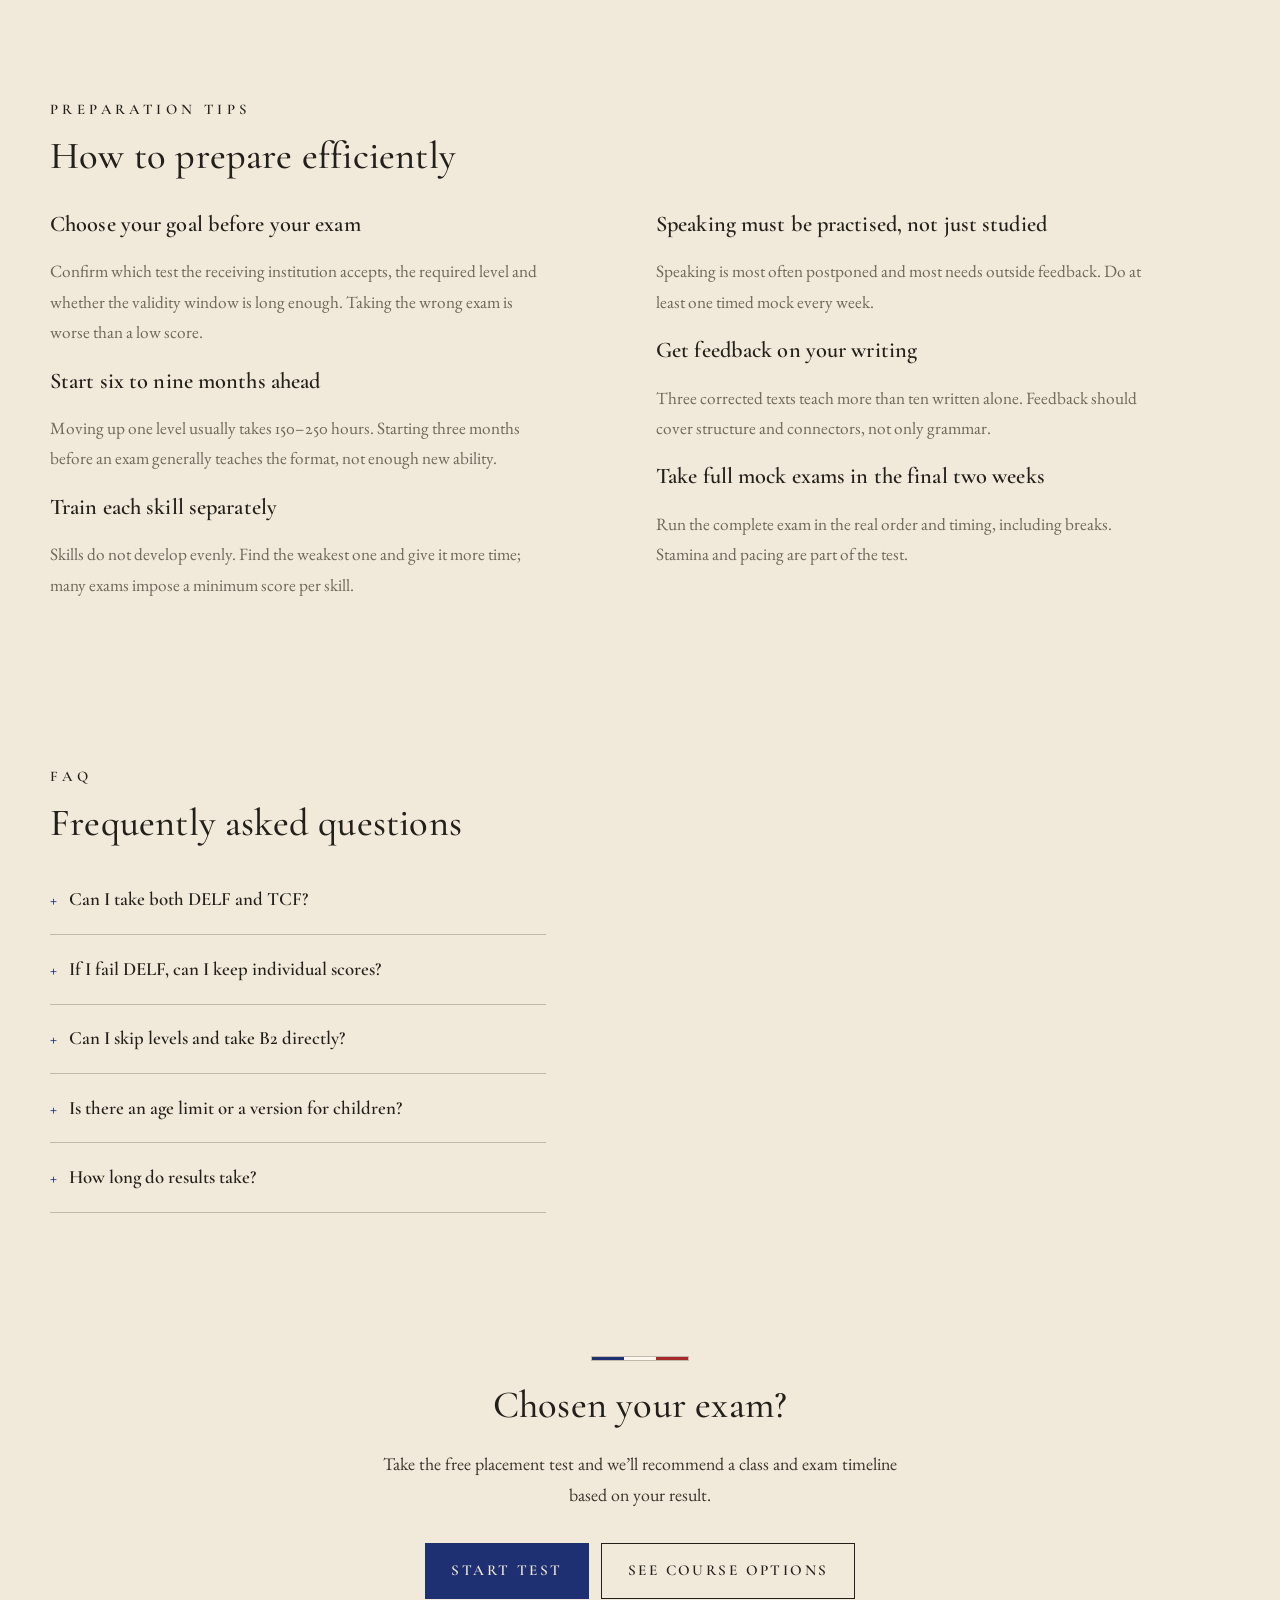
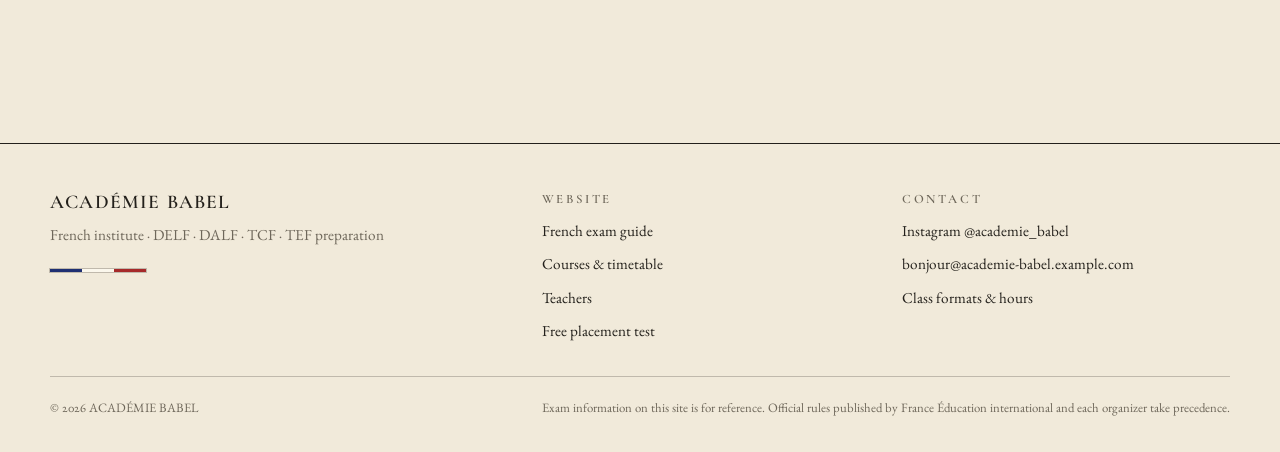
<file: exams.html>
<!DOCTYPE html>
<html lang="zh-Hant">
<head>
<meta charset="utf-8">
<meta name="viewport" content="width=device-width, initial-scale=1">
<title>法語檢定完全指南｜DELF · DALF · TCF · TEF — ACADÉMIE BABEL</title>
<meta name="description" content="DELF、DALF、TCF、TEF 四種法語檢定的差別：主辦單位、對應等級、效期、考試形式、常見用途與費用比較，以及 CEFR A1–C2 等級說明與準備建議。">
<meta property="og:type" content="article">
<meta property="og:title" content="法語檢定完全指南｜DELF · DALF · TCF · TEF">
<meta property="og:description" content="我該考哪一個？四種法語檢定的完整比較與各科配分說明。">
<meta property="og:image" content="assets/academie-babel-logo.jpg">
<meta property="og:url" content="https://harrison60673.github.io/academie-babel-demo/exams.html">
<meta name="twitter:card" content="summary_large_image">
<link rel="icon" href="assets/academie-babel-logo-transparent.png" type="image/png">
<link rel="preconnect" href="https://fonts.googleapis.com">
<link rel="preconnect" href="https://fonts.gstatic.com" crossorigin>
<link href="https://fonts.googleapis.com/css2?family=Cormorant+Garamond:ital,wght@0,400;0,500;0,600;1,400;1,600&family=EB+Garamond:ital,wght@0,400;0,500;0,600;1,400&family=Noto+Serif+TC:wght@300;400;600&display=swap" rel="stylesheet">
<link rel="stylesheet" href="styles.css?v=20260904-iransans">
</head>
<body>
<a class="skip-link" href="#main">跳到主要內容</a>

<header class="site-head">
  <div class="wrap head-inner">
    <a class="brand" href="index.html" aria-label="ACADÉMIE BABEL 首頁">
      <img class="brand-logo" src="assets/academie-babel-logo-transparent.png" alt="ACADÉMIE BABEL">
    </a>
    <button class="nav-toggle" aria-expanded="false" aria-controls="site-nav">選單</button>
    <nav class="site-nav" id="site-nav" aria-label="主要導覽">
      <ul>
        <li><a href="index.html">首頁</a></li>
        <li><a href="exams.html" aria-current="page">法語檢定</a></li>
        <li><a href="courses.html">課程與課表</a></li>
        <li><a href="teachers.html">師資</a></li>
        <li><a href="contact.html">聯絡</a></li>
        <li><a class="nav-cta" href="quiz.html">免費分級測驗</a></li>
      </ul>
    </nav>
  </div>
</header>

<main id="main">

  <section class="wrap" style="padding-bottom:var(--s4)">
    <p class="kicker">Certifications</p>
    <h1>我該考哪一個？</h1>
    <p class="lede">四種法語檢定，四種用途。先看下面這張比較表決定方向，再往下讀各考試的科目與配分。</p>
    <nav aria-label="本頁目錄" style="margin-top:2rem">
      <ul style="list-style:none;padding:0;margin:0;display:flex;flex-wrap:wrap;gap:.75rem;font-size:var(--fs-small)">
        <li><a href="#compare">比較表</a></li>
        <li><a href="#delf">DELF</a></li>
        <li><a href="#dalf">DALF</a></li>
        <li><a href="#tcf">TCF</a></li>
        <li><a href="#tef">TEF</a></li>
        <li><a href="#cefr">CEFR 等級表</a></li>
        <li><a href="#prep">準備建議</a></li>
        <li><a href="#faq">常見問題</a></li>
      </ul>
    </nav>
  </section>

  <!-- ============ 比較表 ============ -->
  <section class="wrap reveal" id="compare" aria-labelledby="compare-h">
    <h2 id="compare-h">四種檢定一次看懂</h2>
    <div class="table-scroll">
      <table class="data">
        <caption>資料為通用整理，實際規定以主辦單位公告為準。</caption>
        <thead>
          <tr>
            <th scope="col">項目</th><th scope="col">DELF</th><th scope="col">DALF</th><th scope="col">TCF</th><th scope="col">TEF</th>
          </tr>
        </thead>
        <tbody>
          <tr>
            <th scope="row">主辦單位</th>
            <td>France Éducation international（法國教育部）</td>
            <td>France Éducation international（法國教育部）</td>
            <td>France Éducation international</td>
            <td>巴黎法蘭西島工商會 CCI Paris Île-de-France</td>
          </tr>
          <tr>
            <th scope="row">性質</th>
            <td>文憑 Diplôme，分等級報考</td>
            <td>文憑 Diplôme，分等級報考</td>
            <td>測驗 Test，一次測出等級</td>
            <td>測驗 Test，一次測出等級</td>
          </tr>
          <tr>
            <th scope="row">對應等級</th>
            <td>A1 / A2 / B1 / B2</td>
            <td>C1 / C2</td>
            <td>A1–C2（依總分落點）</td>
            <td>A1–C2（依總分落點）</td>
          </tr>
          <tr>
            <th scope="row">效期</th>
            <td>終身有效<!-- TODO: 向 France Éducation international 官網確認 --></td>
            <td>終身有效<!-- TODO: 向 France Éducation international 官網確認 --></td>
            <td>兩年<!-- TODO: 向 France Éducation international 官網確認 --></td>
            <td>兩年<!-- TODO: 向 CCI Paris Île-de-France 官網確認 --></td>
          </tr>
          <tr>
            <th scope="row">考試形式</th>
            <td>聽、讀、寫、說四科，紙筆＋面試</td>
            <td>聽、讀、寫、說四科，題型更長更學術</td>
            <td>必考聽讀與語言結構，寫作與口說為選考模組</td>
            <td>必考聽讀與語言結構，寫作與口說為選考模組</td>
          </tr>
          <tr>
            <th scope="row">常見用途</th>
            <td>語言能力證明、法國中學／語言學校、履歷</td>
            <td>法國大學免語言測驗、學術與專業用途</td>
            <td>Campus France 留學申請、法國國籍、TCF Canada 用於加拿大移民</td>
            <td>加拿大聯邦移民、魁北克 CSQ 申請</td>
          </tr>
          <tr>
            <th scope="row">大致費用</th>
            <td>—</td>
            <td>—</td>
            <td>—</td>
            <td>—</td>
          </tr>
          <tr>
            <th scope="row">一句話總結</th>
            <td>要一張永久文憑，考 DELF</td>
            <td>要念法國研究所，考 DALF</td>
            <td>要辦留學或國籍手續，考 TCF</td>
            <td>要移民加拿大，考 TEF</td>
          </tr>
        </tbody>
      </table>
    </div>
  </section>

  <div class="wrap"><div class="rule-fleuron" role="separator" aria-hidden="true"><span>❦</span></div></div>

  <!-- ============ DELF ============ -->
  <section class="wrap reveal" id="delf" aria-labelledby="delf-h">
    <p class="kicker">A1 · A2 · B1 · B2</p>
    <h2 id="delf-h">DELF <span class="zh-gloss">Diplôme d'études en langue française 法語學習文憑</span></h2>
    <p class="lede">法國教育部核發的官方語言文憑，一次報考一個等級，通過即終身有效。四科分開計分，題型從 A1 的填表問答一路到 B2 的論說寫作與辯論。</p>

    <h3 style="margin-top:2.5rem">考幾個科目</h3>
    <p>四科：<span class="fr">compréhension de l'oral</span>（聽力）、<span class="fr">compréhension des écrits</span>（閱讀）、<span class="fr">production écrite</span>（寫作）、<span class="fr">production orale</span>（口說）。每科 25 分，總分 100 分。</p>

    <div class="table-scroll">
      <table class="data">
        <caption>各等級考試時間與配分（通用整理）</caption>
        <thead>
          <tr><th scope="col">等級</th><th scope="col">聽力</th><th scope="col">閱讀</th><th scope="col">寫作</th><th scope="col">口說</th><th scope="col">及格門檻</th></tr>
        </thead>
        <tbody>
          <tr><th scope="row">A1</th><td>約 20 分／25 分<!-- TODO: 向 France Éducation international 官網確認 --></td><td>約 30 分／25 分</td><td>約 30 分／25 分</td><td>約 5–7 分（含準備 10 分）／25 分</td><td>總分 50／100，單科不得低於 5</td></tr>
          <tr><th scope="row">A2</th><td>約 25 分／25 分</td><td>約 30 分／25 分</td><td>約 45 分／25 分</td><td>約 6–8 分（含準備 10 分）／25 分</td><td>總分 50／100，單科不得低於 5</td></tr>
          <tr><th scope="row">B1</th><td>約 25 分／25 分</td><td>約 45 分／25 分</td><td>約 45 分／25 分</td><td>約 15 分（含準備 10 分）／25 分</td><td>總分 50／100，單科不得低於 5</td></tr>
          <tr><th scope="row">B2</th><td>約 30 分／25 分</td><td>約 60 分／25 分</td><td>約 60 分／25 分</td><td>約 20 分（含準備 30 分）／25 分</td><td>總分 50／100，單科不得低於 5</td></tr>
        </tbody>
      </table>
    </div>

    <h3 style="margin-top:2.5rem">適合誰</h3>
    <p>想要一張不會過期的能力證明；申請法國中學、語言學校或當地實習；履歷上需要具體語言等級；或單純想給自己一個階段性目標的學習者。</p>
    <p class="notice">B2 是分水嶺。多數法國大學部與部分碩士課程接受 DELF B2 作為語言門檻，也是免修語言先修課的常見標準。<!-- TODO: 依目標學校招生簡章確認 --></p>
  </section>

  <!-- ============ DALF ============ -->
  <section class="wrap reveal" id="dalf" aria-labelledby="dalf-h">
    <p class="kicker">C1 · C2</p>
    <h2 id="dalf-h">DALF <span class="zh-gloss">Diplôme approfondi de langue française 法語深入文憑</span></h2>
    <p class="lede">DELF 的高階延伸，同樣終身有效。C1 開始出現長篇綜合寫作與正式口頭報告，C2 則不再分四科，改為聽說、讀寫兩大合併科目。</p>

    <div class="table-scroll">
      <table class="data">
        <caption>DALF 科目結構（通用整理）</caption>
        <thead>
          <tr><th scope="col">等級</th><th scope="col">科目結構</th><th scope="col">大致時間</th><th scope="col">配分</th><th scope="col">及格門檻</th></tr>
        </thead>
        <tbody>
          <tr>
            <th scope="row">C1</th>
            <td>聽力／閱讀／綜合寫作（<span class="fr">synthèse</span>＋<span class="fr">essai argumenté</span>）／口頭報告與答辯</td>
            <td>筆試約 4 小時，口試約 30 分（準備 60 分）<!-- TODO: 向 France Éducation international 官網確認 --></td>
            <td>四科各 25 分，共 100 分</td>
            <td>總分 50／100，單科不得低於 5</td>
          </tr>
          <tr>
            <th scope="row">C2</th>
            <td>聽說合併（聽錄音後口頭報告與討論）／讀寫合併（讀長文後撰寫指定文體）</td>
            <td>聽說約 30 分（準備 60 分）；讀寫約 3 小時 30 分<!-- TODO: 向 France Éducation international 官網確認 --></td>
            <td>兩科各 50 分，共 100 分</td>
            <td>總分 50／100，單科不得低於 10</td>
          </tr>
        </tbody>
      </table>
    </div>

    <h3 style="margin-top:2.5rem">適合誰</h3>
    <p>申請法國碩博士班、需要以法語撰寫學術文章、在法語環境中從事專業工作，或準備報考法語教學相關資格的人。DALF C1 常可作為法國大學免除語言測驗的依據。<!-- TODO: 依目標學校規定確認 --></p>
  </section>

  <!-- ============ TCF ============ -->
  <section class="wrap reveal" id="tcf" aria-labelledby="tcf-h">
    <p class="kicker">A1 – C2 · 兩年效期</p>
    <h2 id="tcf-h">TCF <span class="zh-gloss">Test de connaissance du français 法語知識測驗</span></h2>
    <p class="lede">不分等級報考，一次考完依總分落在 A1 到 C2 的某個區間。必考三個模組（聽力、語言結構、閱讀），寫作與口說依用途加考。因應不同申請目的，有多個版本。</p>

    <div class="table-scroll">
      <table class="data">
        <caption>TCF 常見版本與用途</caption>
        <thead>
          <tr><th scope="col">版本</th><th scope="col">全名</th><th scope="col">用途</th><th scope="col">必考模組</th></tr>
        </thead>
        <tbody>
          <tr>
            <th scope="row">TCF SO</th>
            <td class="fr">TCF pour les études en France (Studies in France)</td>
            <td>透過 Campus France 申請法國大學一年級／學位課程</td>
            <td>聽力、語言結構、閱讀＋寫作＋口說<!-- TODO: 向 France Éducation international 官網確認 --></td>
          </tr>
          <tr>
            <th scope="row">TCF Canada</th>
            <td class="fr">TCF Canada</td>
            <td>加拿大聯邦經濟類移民與公民申請（對應 NCLC 級別）</td>
            <td>四項全考：聽力、閱讀、寫作、口說</td>
          </tr>
          <tr>
            <th scope="row">TCF ANF</th>
            <td class="fr">TCF pour l'accès à la nationalité française</td>
            <td>申請法國國籍時的語言證明</td>
            <td>聽力與口說（依規定要求之等級）<!-- TODO: 向法國內政部與考點確認現行要求等級 --></td>
          </tr>
          <tr>
            <th scope="row">TCF TP</th>
            <td class="fr">TCF tout public</td>
            <td>一般用途、學校分班、個人能力盤點</td>
            <td>三個必考模組，寫作口說可選</td>
          </tr>
        </tbody>
      </table>
    </div>

    <h3 style="margin-top:2.5rem">計分方式</h3>
    <p>各模組以分數呈現（通常為 699 分制），再對照 CEFR 等級區間。沒有「不及格」，只有落在哪個等級。<!-- TODO: 向 France Éducation international 官網確認現行級距對照表 --></p>
    <h3>適合誰</h3>
    <p>手續有明確時程壓力、需要在短期內取得一份可用的官方成績；或是不確定自己的等級、想一次測出落點的人。缺點是兩年後失效。</p>
  </section>

  <!-- ============ TEF ============ -->
  <section class="wrap reveal" id="tef" aria-labelledby="tef-h">
    <p class="kicker">A1 – C2 · 兩年效期</p>
    <h2 id="tef-h">TEF <span class="zh-gloss">Test d'évaluation de français 法語評量測驗</span></h2>
    <p class="lede">由巴黎法蘭西島工商會主辦，同樣是分數型測驗。與 TCF 的最大差別在承認機構不同，加拿大移民與魁北克申請多採用 TEF Canada 與 TEF Québec。</p>
    <div class="table-scroll">
      <table class="data">
        <caption>TEF 常見版本</caption>
        <thead><tr><th scope="col">版本</th><th scope="col">用途</th><th scope="col">科目</th></tr></thead>
        <tbody>
          <tr><th scope="row">TEF Canada</th><td>加拿大聯邦經濟類移民、公民申請</td><td>聽力、閱讀、寫作、口說</td></tr>
          <tr><th scope="row">TEF Québec</th><td>魁北克 CSQ 與相關省提名申請</td><td>依申請類別選考，多為聽說兩項<!-- TODO: 向魁北克移民部與考點確認 --></td></tr>
          <tr><th scope="row">TEF Études</th><td>Campus France 留學申請</td><td>聽力、閱讀、語言結構、寫作、口說</td></tr>
          <tr><th scope="row">TEF Naturalisation</th><td>法國國籍申請</td><td>聽力與口說</td></tr>
        </tbody>
      </table>
    </div>
    <h3 style="margin-top:2.5rem">適合誰</h3>
    <p>目標明確是加拿大或魁北克移民的人。報名前務必先確認你要遞交的機構接受 TEF 還是 TCF，兩者不一定互通。</p>
  </section>

  <div class="wrap"><div class="rule-fleuron" role="separator" aria-hidden="true"><span>❦</span></div></div>

  <!-- ============ CEFR ============ -->
  <section class="wrap reveal" id="cefr" aria-labelledby="cefr-h">
    <p class="kicker">Cadre européen commun de référence</p>
    <h2 id="cefr-h">CEFR 等級說明</h2>
    <p class="lede">歐洲共同語言參考架構把語言能力分成六級。所有法語檢定的成績最終都會對回這六個字母。</p>
    <div class="table-scroll">
      <table class="data">
        <caption>能力描述與大約所需累計學習時數（含課堂與自習，個人差異大）</caption>
        <thead>
          <tr><th scope="col">等級</th><th scope="col">法文名稱</th><th scope="col">能力描述</th><th scope="col">累計時數</th></tr>
        </thead>
        <tbody>
          <tr><th scope="row">A1</th><td class="fr">Découverte</td><td>理解並使用日常基本用語；能自我介紹、詢問與回答個人資訊。對方說得慢且願意協助時能溝通。</td><td>80–100 小時<!-- TODO: 依實際教學經驗校正 --></td></tr>
          <tr><th scope="row">A2</th><td class="fr">Survie</td><td>理解與切身相關的常用句；能在購物、交通、工作等例行情境交換簡單資訊；能描述自己的背景與環境。</td><td>180–200 小時<!-- TODO: 依實際教學經驗校正 --></td></tr>
          <tr><th scope="row">B1</th><td class="fr">Seuil</td><td>理解工作、學校、休閒中的清楚標準用語；在法語區旅行時能應付大多數狀況；能寫連貫短文、說明計畫與理由。</td><td>350–400 小時<!-- TODO: 依實際教學經驗校正 --></td></tr>
          <tr><th scope="row">B2</th><td class="fr">Avancé</td><td>理解具體與抽象主題的複雜文本；能與母語者自然流暢互動而不費力；能就議題寫出清楚詳盡的論述。</td><td>550–650 小時<!-- TODO: 依實際教學經驗校正 --></td></tr>
          <tr><th scope="row">C1</th><td class="fr">Autonome</td><td>理解長篇且要求較高的文本，掌握隱含意義；能流暢自然地表達，於學術與專業場合有效運用語言。</td><td>800–900 小時<!-- TODO: 依實際教學經驗校正 --></td></tr>
          <tr><th scope="row">C2</th><td class="fr">Maîtrise</td><td>幾乎能毫不費力地理解所讀所聞；能重組資訊並連貫呈現；表達精確，能區辨細微語意差別。</td><td>1000 小時以上<!-- TODO: 依實際教學經驗校正 --></td></tr>
        </tbody>
      </table>
    </div>
    <div class="btn-row">
      <a class="btn btn-primary" href="quiz.html">測一下我在哪一級</a>
    </div>
  </section>

  <!-- ============ 準備建議 ============ -->
  <section class="wrap reveal" id="prep" aria-labelledby="prep-h">
    <p class="kicker">準備建議</p>
    <h2 id="prep-h">怎麼準備比較不浪費時間</h2>
    <div class="cols cols-2-1024" style="margin-top:2rem">
      <div class="stack">
        <h3>先決定用途，再決定考試</h3>
        <p class="muted">先問清楚要遞交的機構接受哪一種、要求幾級、成績效期夠不夠用。考錯考試比考不好更麻煩。</p>
        <h3>提前六到九個月開始</h3>
        <p class="muted">從一個等級升到下一個等級，一般需要 150 到 250 小時。考前三個月再開始通常只夠熟悉題型，不夠提升能力。</p>
        <h3>四科分開練</h3>
        <p class="muted">四科的能力不會一起長。找出最低的那一科，把時間偏過去；及格門檻通常設有單科最低分。</p>
      </div>
      <div class="stack">
        <h3>口說要練，不能只讀</h3>
        <p class="muted">口說是最容易被拖到最後才練的一科，也是最需要外部回饋的一科。每週至少一次計時模擬。</p>
        <h3>寫作要有人批改</h3>
        <p class="muted">自己寫十篇不如被改三篇。批改重點在結構與連接詞，不只是文法對錯。</p>
        <h3>考前兩週做完整模擬</h3>
        <p class="muted">按實際順序與時間跑完整份，包括中間的休息。體力與節奏本身就是考點。</p>
      </div>
    </div>
  </section>

  <!-- ============ FAQ ============ -->
  <section class="wrap reveal" id="faq" aria-labelledby="faq-h">
    <p class="kicker">FAQ</p>
    <h2 id="faq-h">常見問題</h2>
    <details class="faq"><summary>DELF 和 TCF 我可以都考嗎？</summary>
      <p>可以，而且不少人這麼做：用 TCF 應付有時程壓力的行政手續，同時準備 DELF 拿一張永久文憑。兩者的準備方向重疊度高，主要差別在題型與計分。</p></details>
    <details class="faq"><summary>DELF 沒過，成績可以保留嗎？</summary>
      <p>DELF／DALF 是整份通過或不通過，不保留單科成績，下次需重考整個等級。<!-- TODO: 向 France Éducation international 官網確認現行規定 --></p></details>
    <details class="faq"><summary>可以跳級直接考 B2 嗎？</summary>
      <p>可以，報考不需要出示前一級的證書。但沒有相應能力就報名，通常只是把報名費當成一次昂貴的模擬考。建議先做分級測驗確認落點。</p></details>
    <details class="faq"><summary>幾歲可以考？有沒有兒童版？</summary>
      <p>DELF 另有 DELF Prim（兒童）與 DELF Junior／Scolaire（青少年）版本，等級與成人版相同，只是題材貼近該年齡層，證書效力一致。</p></details>
    <details class="faq"><summary>成績多久出來？</summary>
      <p>TCF 的電腦版成績通常在數個工作天內取得，紙筆版與 DELF／DALF 則需數週；正式證書寄發還要更久，申請文件請預留時間。<!-- TODO: 向考點確認 --></p></details>
  </section>

  <section class="wrap reveal" style="text-align:center">
    <div class="tricolore" style="margin:0 auto 1.5rem" aria-hidden="true"><i></i><i></i><i></i></div>
    <h2>決定好考哪一個了嗎？</h2>
    <p class="lede" style="margin-inline:auto">先做免費分級測驗，我們再依結果建議適合的班別與報考時程。</p>
    <div class="btn-row" style="justify-content:center">
      <a class="btn btn-primary" href="quiz.html">開始測驗</a>
      <a class="btn btn-ghost" href="courses.html">看課程方案</a>
    </div>
  </section>

</main>

<footer class="site-foot">
  <div class="wrap">
    <div class="foot-grid">
      <div>
        <span class="brand-name">ACADÉMIE BABEL</span>
        <p class="muted" style="font-size:var(--fs-small);margin-top:.6rem">法語學院 · DELF · DALF · TCF · TEF 檢定準備</p>
        <div class="tricolore" aria-hidden="true"><i></i><i></i><i></i></div>
      </div>
      <div>
        <h4>網站</h4>
        <ul>
          <li><a href="exams.html">法語檢定介紹</a></li>
          <li><a href="courses.html">課程與課表</a></li>
          <li><a href="teachers.html">師資</a></li>
          <li><a href="quiz.html">免費分級測驗</a></li>
        </ul>
      </div>
      <div>
        <h4>聯絡</h4>
        <ul>
          <li><a href="https://instagram.com/academie_babel" rel="noopener">Instagram @academie_babel</a></li>
          <li><a href="mailto:bonjour@academie-babel.example.com">bonjour@academie-babel.example.com</a><!-- TODO: 換成實際 Email --></li>
          <li><a href="contact.html">上課方式與時間</a></li>
        </ul>
      </div>
    </div>
    <div class="foot-bottom">
      <span>© <span data-year>2026</span> ACADÉMIE BABEL</span>
      <span>本站考試資訊僅供參考，正式規定以 France Éducation international 及各主辦單位公告為準。</span>
    </div>
  </div>
</footer>

<script src="js/i18n.js?v=20260903-location1"></script>
<script src="js/main.js"></script>
</body>
</html>
</file>
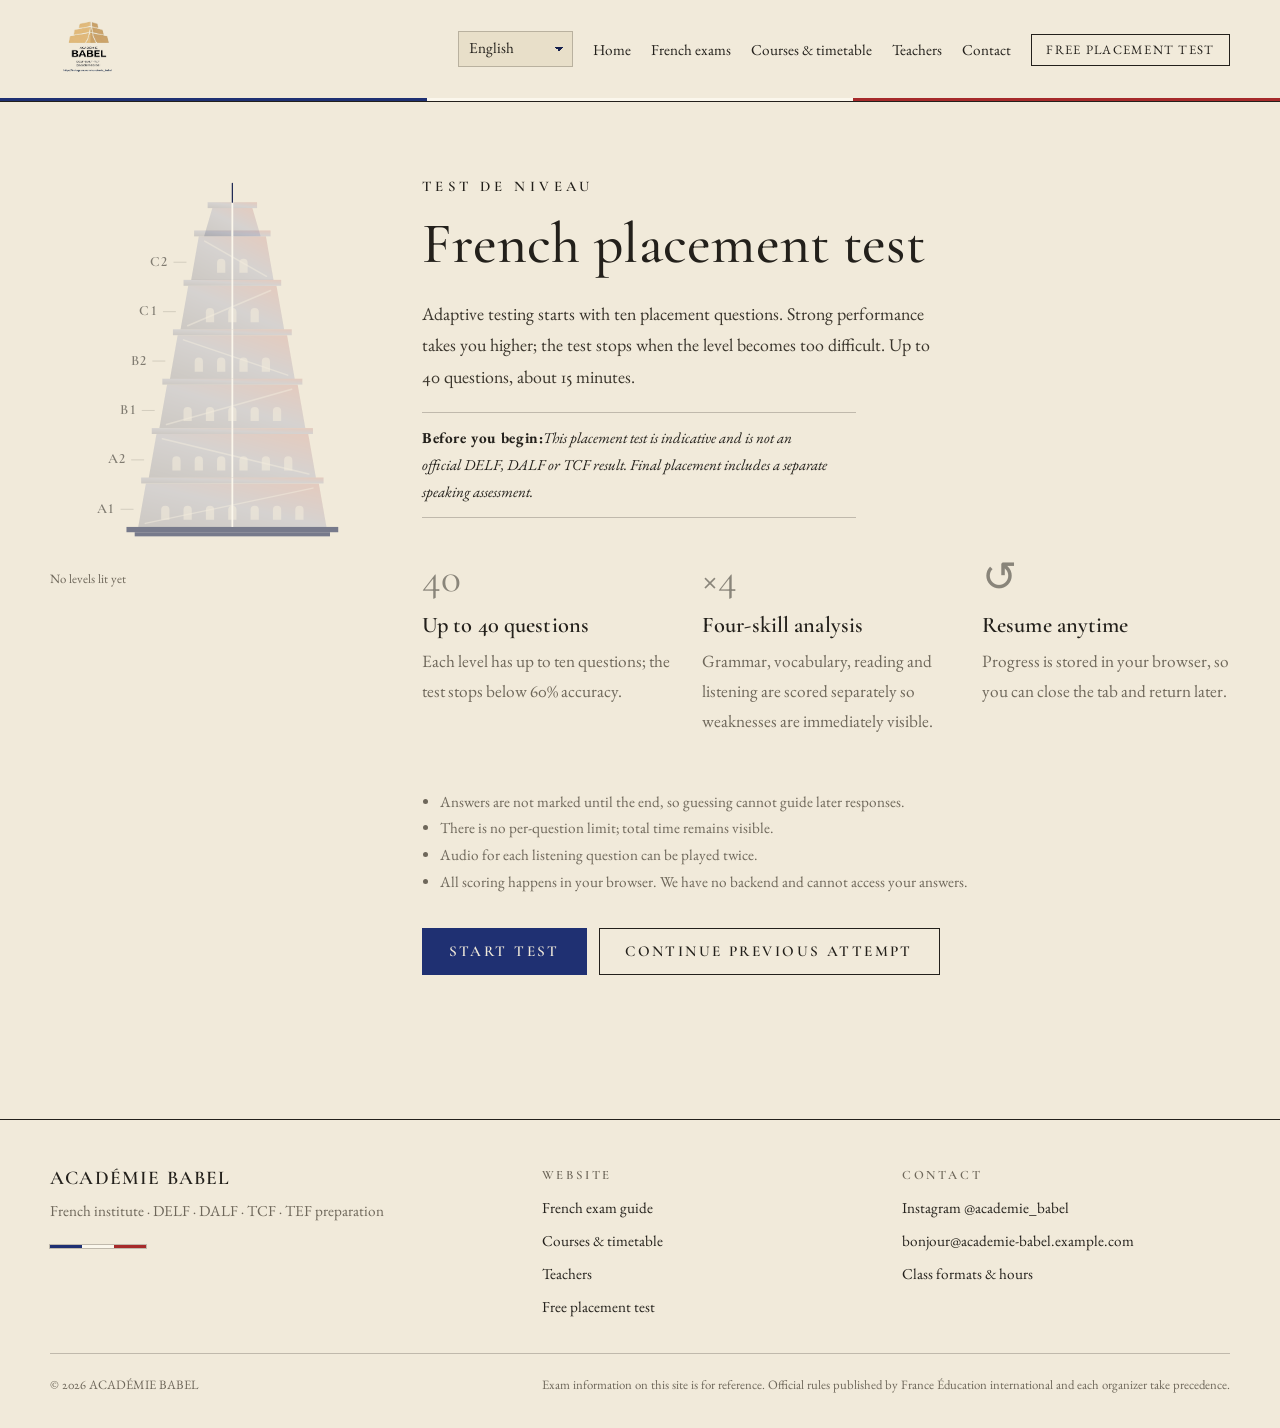
<file: quiz.html>
<!DOCTYPE html>
<html lang="zh-Hant">
<head>
<meta charset="utf-8">
<meta name="viewport" content="width=device-width, initial-scale=1">
<title>免費法語分級測驗｜自適應 CEFR 程度檢測 — ACADÉMIE BABEL</title>
<meta name="description" content="免費線上法語分級測驗：自適應出題，最多 40 題，約 15 分鐘。測完給你 CEFR 判定等級、四技能得分、弱項診斷與推薦班級。純前端計分，不蒐集個資。">
<meta property="og:type" content="website">
<meta property="og:title" content="免費法語分級測驗 — ACADÉMIE BABEL">
<meta property="og:description" content="十五分鐘測出你的 CEFR 等級，附四技能分析與課程建議。">
<meta property="og:image" content="assets/academie-babel-logo.jpg">
<meta property="og:url" content="https://harrison60673.github.io/academie-babel-demo/quiz.html">
<meta name="twitter:card" content="summary_large_image">
<link rel="icon" href="assets/academie-babel-logo-transparent.png" type="image/png">
<link rel="preconnect" href="https://fonts.googleapis.com">
<link rel="preconnect" href="https://fonts.gstatic.com" crossorigin>
<link href="https://fonts.googleapis.com/css2?family=Cormorant+Garamond:ital,wght@0,400;0,500;0,600;1,400;1,600&family=EB+Garamond:ital,wght@0,400;0,500;0,600;1,400&family=Noto+Serif+TC:wght@300;400;600&display=swap" rel="stylesheet">
<link rel="stylesheet" href="styles.css?v=20260904-iransans">
</head>
<body>
<a class="skip-link" href="#main">跳到主要內容</a>

<header class="site-head no-print">
  <div class="wrap head-inner">
    <a class="brand" href="index.html" aria-label="ACADÉMIE BABEL 首頁">
      <img class="brand-logo" src="assets/academie-babel-logo-transparent.png" alt="ACADÉMIE BABEL">
    </a>
    <button class="nav-toggle" aria-expanded="false" aria-controls="site-nav">選單</button>
    <nav class="site-nav" id="site-nav" aria-label="主要導覽">
      <ul>
        <li><a href="index.html">首頁</a></li>
        <li><a href="exams.html">法語檢定</a></li>
        <li><a href="courses.html">課程與課表</a></li>
        <li><a href="teachers.html">師資</a></li>
        <li><a href="contact.html">聯絡</a></li>
        <li><a class="nav-cta" href="quiz.html" aria-current="page">免費分級測驗</a></li>
      </ul>
    </nav>
  </div>
</header>

<main id="main">
  <section class="wrap">
    <div class="quiz-shell">

      <!-- ============ 左側：巴別塔 ============ -->
      <aside class="quiz-aside">
        <svg class="tower progress" id="quiz-tower" viewBox="-110 0 510 650" role="img" aria-label="巴別塔，由下而上分為 A1 至 C2 六個 CEFR 等級，每層有拱廊與可攀爬的坡道">
          <defs>
            <linearGradient id="tg2" x1="0" y1="1" x2="1" y2="0">
              <stop offset="0" stop-color="#131E4C"/><stop offset=".5" stop-color="#4A5B9C"/><stop offset="1" stop-color="#A62A2A"/>
            </linearGradient>
          </defs>
          <g class="plinth"><rect x="20" y="600" width="360" height="9"/><rect x="34" y="609" width="332" height="7"/></g>
          <g class="tiers" fill="url(#tg2)">
            <g class="tier">
              <g class="stone">
                <polygon points="40,600 360,600 347,526 53,526"/>
                <rect x="45" y="516" width="310" height="10"/>
                <g class="arch"><path d="M79 588 L79 571 A7 7 0 0 1 93 571 L93 588 Z"/><path d="M117 588 L117 571 A7 7 0 0 1 131 571 L131 588 Z"/><path d="M155 588 L155 571 A7 7 0 0 1 169 571 L169 588 Z"/><path d="M193 588 L193 571 A7 7 0 0 1 207 571 L207 588 Z"/><path d="M231 588 L231 571 A7 7 0 0 1 245 571 L245 588 Z"/><path d="M269 588 L269 571 A7 7 0 0 1 283 571 L283 588 Z"/><path d="M307 588 L307 571 A7 7 0 0 1 321 571 L321 588 Z"/></g>
                <path class="ramp" d="M52 594 L337 534"/>
              </g>
              <line class="spine" x1="200" y1="516" x2="200" y2="600"/>
              <line class="leader" x1="10" y1="570" x2="32" y2="570"/>
              <text class="tier-label" x="2" y="576" text-anchor="end">A1</text>
            </g>
            <g class="tier">
              <g class="stone">
                <polygon points="58,516 342,516 329,442 71,442"/>
                <rect x="63" y="432" width="274" height="10"/>
                <g class="arch"><path d="M98 504 L98 487 A7 7 0 0 1 112 487 L112 504 Z"/><path d="M136 504 L136 487 A7 7 0 0 1 150 487 L150 504 Z"/><path d="M174 504 L174 487 A7 7 0 0 1 188 487 L188 504 Z"/><path d="M212 504 L212 487 A7 7 0 0 1 226 487 L226 504 Z"/><path d="M250 504 L250 487 A7 7 0 0 1 264 487 L264 504 Z"/><path d="M288 504 L288 487 A7 7 0 0 1 302 487 L302 504 Z"/></g>
                <path class="ramp" d="M330 510 L81 450"/>
              </g>
              <line class="spine" x1="200" y1="432" x2="200" y2="516"/>
              <line class="leader" x1="28" y1="486" x2="50" y2="486"/>
              <text class="tier-label" x="20" y="492" text-anchor="end">A2</text>
            </g>
            <g class="tier">
              <g class="stone">
                <polygon points="76,432 324,432 311,358 89,358"/>
                <rect x="81" y="348" width="238" height="10"/>
                <g class="arch"><path d="M117 420 L117 403 A7 7 0 0 1 131 403 L131 420 Z"/><path d="M155 420 L155 403 A7 7 0 0 1 169 403 L169 420 Z"/><path d="M193 420 L193 403 A7 7 0 0 1 207 403 L207 420 Z"/><path d="M231 420 L231 403 A7 7 0 0 1 245 403 L245 420 Z"/><path d="M269 420 L269 403 A7 7 0 0 1 283 403 L283 420 Z"/></g>
                <path class="ramp" d="M88 426 L301 366"/>
              </g>
              <line class="spine" x1="200" y1="348" x2="200" y2="432"/>
              <line class="leader" x1="46" y1="402" x2="68" y2="402"/>
              <text class="tier-label" x="38" y="408" text-anchor="end">B1</text>
            </g>
            <g class="tier">
              <g class="stone">
                <polygon points="94,348 306,348 293,274 107,274"/>
                <rect x="99" y="264" width="202" height="10"/>
                <g class="arch"><path d="M136 336 L136 319 A7 7 0 0 1 150 319 L150 336 Z"/><path d="M174 336 L174 319 A7 7 0 0 1 188 319 L188 336 Z"/><path d="M212 336 L212 319 A7 7 0 0 1 226 319 L226 336 Z"/><path d="M250 336 L250 319 A7 7 0 0 1 264 319 L264 336 Z"/></g>
                <path class="ramp" d="M294 342 L117 282"/>
              </g>
              <line class="spine" x1="200" y1="264" x2="200" y2="348"/>
              <line class="leader" x1="64" y1="318" x2="86" y2="318"/>
              <text class="tier-label" x="56" y="324" text-anchor="end">B2</text>
            </g>
            <g class="tier">
              <g class="stone">
                <polygon points="112,264 288,264 275,190 125,190"/>
                <rect x="117" y="180" width="166" height="10"/>
                <g class="arch"><path d="M155 252 L155 235 A7 7 0 0 1 169 235 L169 252 Z"/><path d="M193 252 L193 235 A7 7 0 0 1 207 235 L207 252 Z"/><path d="M231 252 L231 235 A7 7 0 0 1 245 235 L245 252 Z"/></g>
                <path class="ramp" d="M124 258 L265 198"/>
              </g>
              <line class="spine" x1="200" y1="180" x2="200" y2="264"/>
              <line class="leader" x1="82" y1="234" x2="104" y2="234"/>
              <text class="tier-label" x="74" y="240" text-anchor="end">C1</text>
            </g>
            <g class="tier">
              <g class="stone">
                <polygon points="130,180 270,180 257,106 143,106"/>
                <rect x="135" y="96" width="130" height="10"/>
                <g class="arch"><path d="M174 168 L174 151 A7 7 0 0 1 188 151 L188 168 Z"/><path d="M212 168 L212 151 A7 7 0 0 1 226 151 L226 168 Z"/></g>
                <path class="ramp" d="M258 174 L153 114"/>
              </g>
              <line class="spine" x1="200" y1="96" x2="200" y2="180"/>
              <line class="leader" x1="100" y1="150" x2="122" y2="150"/>
              <text class="tier-label" x="92" y="156" text-anchor="end">C2</text>
            </g>
            <g class="tier lantern">
              <g class="stone">
                <polygon points="152,106 248,106 234,58 166,58"/>
                <rect x="158" y="48" width="84" height="10"/>
              </g>
              <line class="spine" x1="200" y1="48" x2="200" y2="106"/>
              <line class="finial" x1="200" y1="48" x2="200" y2="16"/>
            </g>
          </g>
        </svg>
        <p class="muted" style="font-size:var(--fs-micro);margin-top:.75rem" id="tier-count" role="status" aria-live="polite">尚未點亮任何一層</p>
      </aside>

      <!-- ============ 右側：測驗本體 ============ -->
      <div>

        <!-- ---- 起始畫面 ---- -->
        <div id="quiz-intro">
          <p class="kicker">Test de niveau</p>
          <h1>法語程度測驗</h1>
          <p class="lede">自適應出題：先做十題定位，答得好就往上一層，答不動就停。最多四十題，約十五分鐘。</p>

          <p class="notice"><strong>請先了解：</strong>本測驗為分級參考，不等同 DELF / DALF / TCF 正式成績。正式分班將另安排口試。</p>

          <div class="cols cols-3" style="margin-top:2.5rem">
            <div class="feature">
              <span class="num">40</span>
              <h3>最多四十題</h3>
              <p class="muted">每層最多十題，答對率低於六成就停止，不會讓你硬撐到底。</p>
            </div>
            <div class="feature">
              <span class="num">×4</span>
              <h3>四技能分析</h3>
              <p class="muted">文法、字彙、閱讀、聽力分開計分，測完直接看出弱在哪裡。</p>
            </div>
            <div class="feature">
              <span class="num">↺</span>
              <h3>可以續答</h3>
              <p class="muted">進度存在你自己的瀏覽器裡，關掉分頁再回來可以接著做。</p>
            </div>
          </div>

          <ul class="muted" style="font-size:var(--fs-small);margin-top:2rem;padding-inline-start:1.1rem">
            <li>作答期間不顯示對錯，避免用猜的往上推。</li>
            <li>單題不限時，但全程會顯示總計時。</li>
            <li>聽力題的音檔每題最多播放兩次。</li>
            <li>所有計分都在你的瀏覽器裡完成，我們沒有後端，也收不到你的答案。</li>
          </ul>

          <p class="notice" id="resume-note" hidden></p>

          <div class="btn-row">
            <button class="btn btn-primary" id="btn-start" type="button">開始測驗</button>
            <button class="btn btn-ghost" id="btn-resume" type="button" hidden>接著上次繼續</button>
          </div>
        </div>

        <!-- ---- 作答中 ---- -->
        <div id="quiz-run" hidden>
          <div class="quiz-stat">
            <span>第 <span id="q-index">1</span> 題 · 最多 40 題</span>
            <span id="q-stage">定位階段 A1–A2</span>
            <span>計時 <span id="timer">00:00</span></span>
          </div>
          <div class="progress-track" id="progress-track" role="progressbar" aria-label="作答進度" aria-valuemin="0" aria-valuemax="40" aria-valuenow="0">
            <div class="progress-bar" id="progress-bar"></div>
          </div>

          <div style="margin-top:2.5rem">
            <p class="q-skill" id="q-skill">文法 Grammaire</p>
            <h2 class="q-stem" id="q-stem" tabindex="-1">—</h2>
            <div id="q-audio" hidden></div>
            <div class="opts" id="opts" role="group" aria-label="選項"></div>
            <div class="btn-row">
              <button class="btn btn-primary" id="btn-next" type="button" disabled>下一題</button>
              <button class="btn btn-ghost" type="button" data-restart>重新開始</button>
            </div>
            <p class="muted" style="font-size:var(--fs-micro);margin-top:1rem">作答期間不顯示對錯，全部答完才會一次公布。</p>
          </div>
        </div>

        <!-- ---- 結果 ---- -->
        <div id="quiz-result" hidden>
          <p class="kicker">Résultat</p>
          <p class="muted" style="margin:0">你的判定等級</p>
          <p class="result-level" id="res-level">B1</p>
          <p class="lede" id="res-note"></p>
          <p style="font-family:var(--font-display);font-size:1.4rem;color:var(--accent-deep)" id="res-climb"></p>
          <p class="muted" id="res-summary" style="font-size:var(--fs-small)"></p>

          <p class="notice">本測驗為分級參考，不等同 DELF / DALF / TCF 正式成績。正式分班將另安排口試。</p>

          <h2 style="margin-top:3rem">四技能得分</h2>
          <div id="res-bars" style="max-width:38rem"></div>

          <h2 style="margin-top:3rem">你的弱項</h2>
          <p id="res-weak"></p>

          <h2 style="margin-top:3rem" class="no-print">建議課程</h2>
          <p class="no-print">依判定等級，我們建議從下面這個班開始。若你的四技能落差很大，一對一課會更有效率。</p>
          <div class="btn-row no-print">
            <a class="btn btn-primary" id="res-course" href="courses.html">看課程</a>
            <a class="btn btn-ghost" href="courses.html#class-private">一對一客製課</a>
          </div>

          <h2 style="margin-top:3rem">你的結果碼</h2>
          <p class="muted" style="font-size:var(--fs-small)">這組代碼記錄了你的等級、四技能得分與逐題對錯，不含任何個人資料。</p>
          <p class="code-box" id="res-code">—</p>
          <div class="btn-row no-print">
            <button class="btn btn-primary" id="btn-copy" type="button">複製結果碼</button>
            <a class="btn btn-ghost" href="https://instagram.com/academie_babel" rel="noopener">把結果碼私訊給我們，免費取得學習規劃建議</a>
          </div>

          <h2 style="margin-top:3rem">逐題檢討</h2>
          <div id="res-review"></div>

          <div class="btn-row no-print">
            <button class="btn btn-ghost" id="btn-print" type="button">下載成績單（列印為 PDF）</button>
            <button class="btn btn-ghost" type="button" data-restart>重新測一次</button>
          </div>
        </div>

      </div>
    </div>
  </section>
</main>

<footer class="site-foot no-print">
  <div class="wrap">
    <div class="foot-grid">
      <div>
        <span class="brand-name">ACADÉMIE BABEL</span>
        <p class="muted" style="font-size:var(--fs-small);margin-top:.6rem">法語學院 · DELF · DALF · TCF · TEF 檢定準備</p>
        <div class="tricolore" aria-hidden="true"><i></i><i></i><i></i></div>
      </div>
      <div>
        <h4>網站</h4>
        <ul>
          <li><a href="exams.html">法語檢定介紹</a></li>
          <li><a href="courses.html">課程與課表</a></li>
          <li><a href="teachers.html">師資</a></li>
          <li><a href="quiz.html">免費分級測驗</a></li>
        </ul>
      </div>
      <div>
        <h4>聯絡</h4>
        <ul>
          <li><a href="https://instagram.com/academie_babel" rel="noopener">Instagram @academie_babel</a></li>
          <li><a href="mailto:bonjour@academie-babel.example.com">bonjour@academie-babel.example.com</a><!-- TODO: 換成實際 Email --></li>
          <li><a href="contact.html">上課方式與時間</a></li>
        </ul>
      </div>
    </div>
    <div class="foot-bottom">
      <span>© <span data-year>2026</span> ACADÉMIE BABEL</span>
      <span>本站考試資訊僅供參考，正式規定以 France Éducation international 及各主辦單位公告為準。</span>
    </div>
  </div>
</footer>

<script src="js/i18n.js?v=20260903-location1"></script>
<script src="js/main.js"></script>
<script src="js/quiz-data.js"></script>
<script src="js/result-code.js"></script>
<script src="js/quiz.js?v=20260903-rtl1"></script>
</body>
</html>
</file>
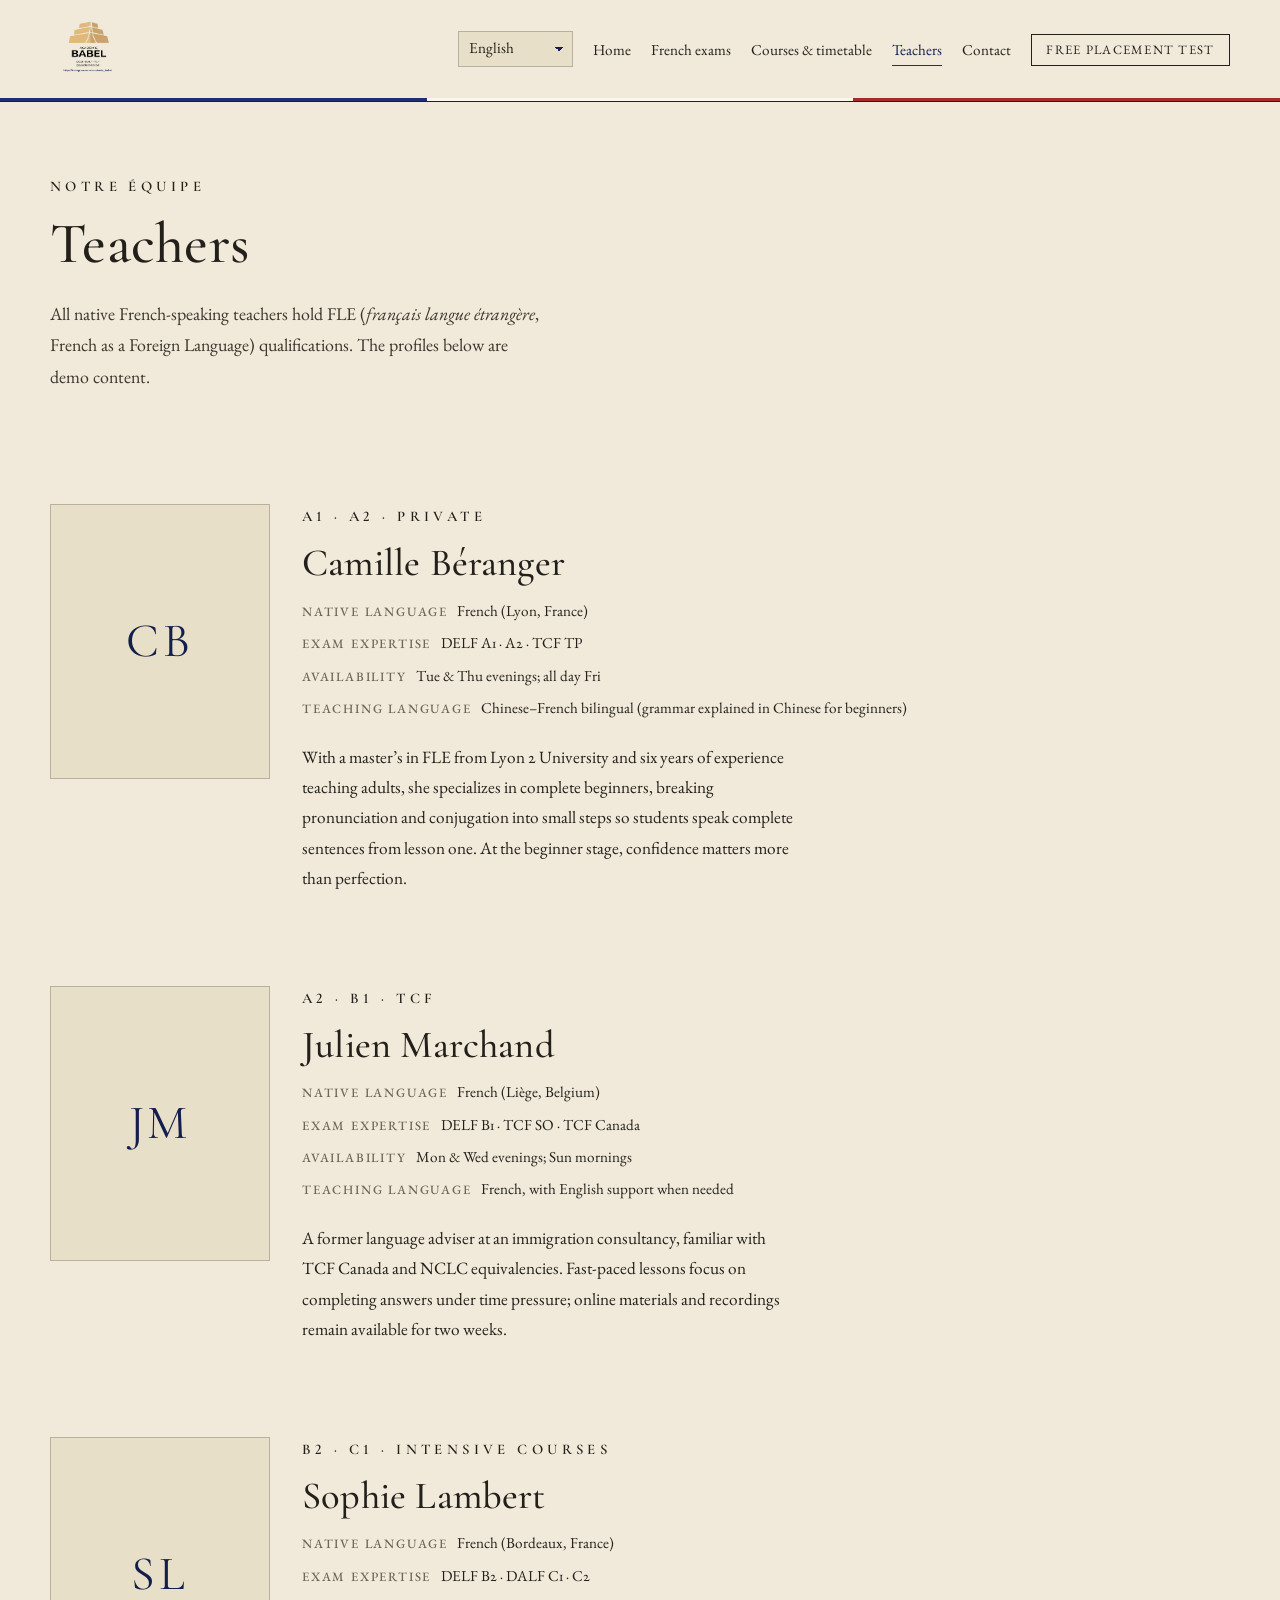
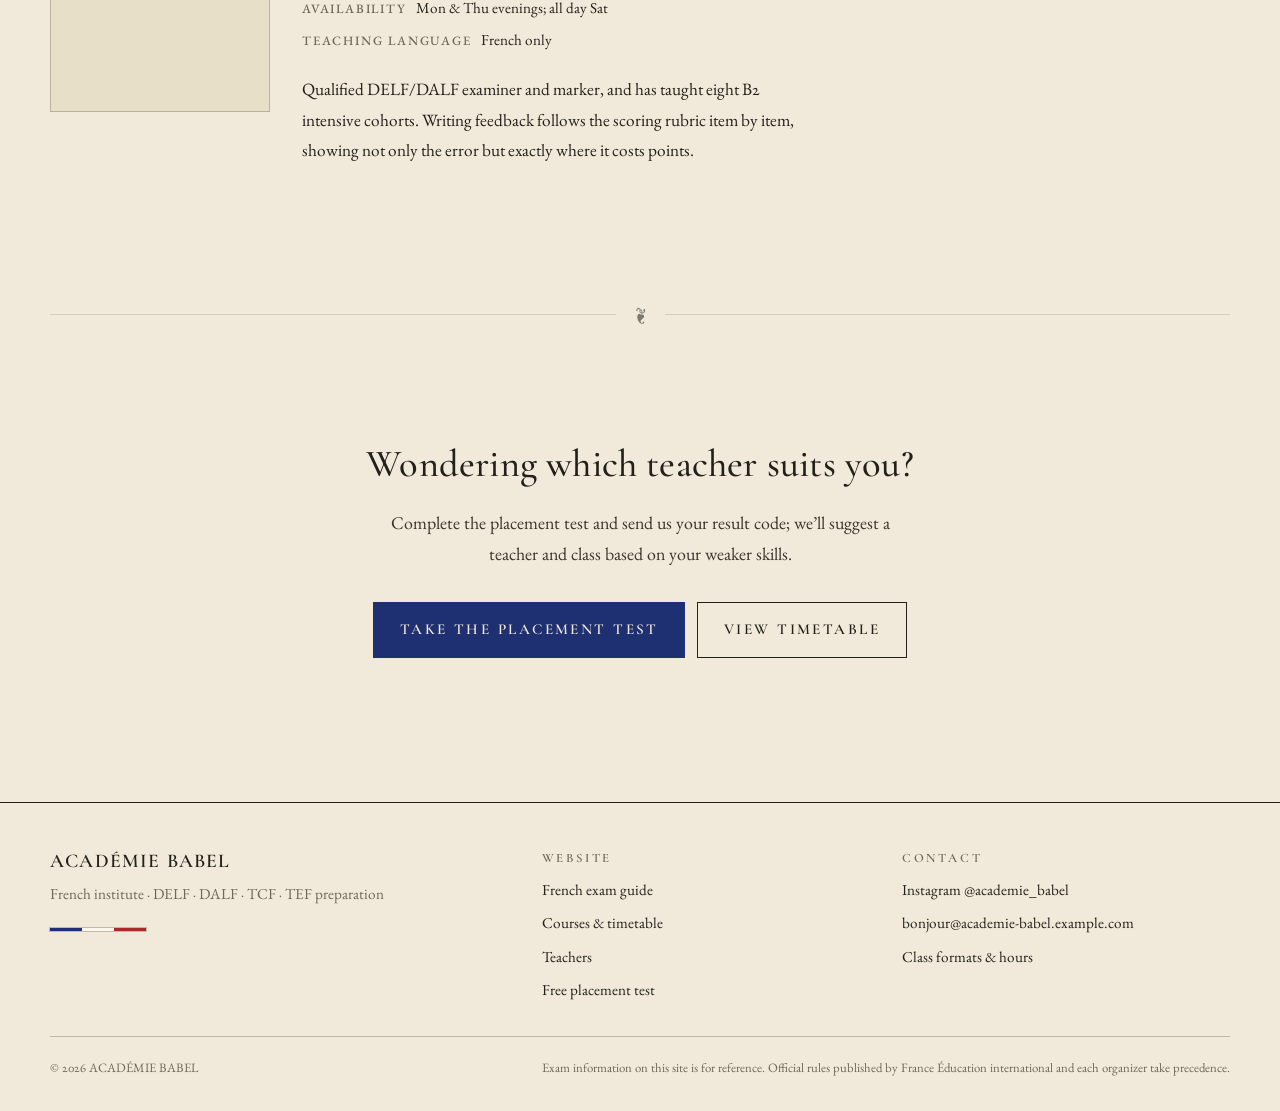
<file: teachers.html>
<!DOCTYPE html>
<html lang="zh-Hant">
<head>
<meta charset="utf-8">
<meta name="viewport" content="width=device-width, initial-scale=1">
<title>師資｜母語法語教師團隊 — ACADÉMIE BABEL</title>
<meta name="description" content="ACADÉMIE BABEL 的法語母語師資：具 FLE 教學資格與 DELF／DALF 考官經驗，專長涵蓋 A1 到 C2 與各類檢定準備。">
<meta property="og:type" content="website">
<meta property="og:title" content="師資 — ACADÉMIE BABEL">
<meta property="og:description" content="母語法語教師，具 FLE 資格與檢定閱卷經驗。">
<meta property="og:image" content="assets/academie-babel-logo.jpg">
<meta property="og:url" content="https://harrison60673.github.io/academie-babel-demo/teachers.html">
<meta name="twitter:card" content="summary_large_image">
<link rel="icon" href="assets/academie-babel-logo-transparent.png" type="image/png">
<link rel="preconnect" href="https://fonts.googleapis.com">
<link rel="preconnect" href="https://fonts.gstatic.com" crossorigin>
<link href="https://fonts.googleapis.com/css2?family=Cormorant+Garamond:ital,wght@0,400;0,500;0,600;1,400;1,600&family=EB+Garamond:ital,wght@0,400;0,500;0,600;1,400&family=Noto+Serif+TC:wght@300;400;600&display=swap" rel="stylesheet">
<link rel="stylesheet" href="styles.css?v=20260904-iransans">
<style>
  /* 照片佔位：換成真實照片時，把 .photo 內的 svg 換成 <img src="assets/teachers/xxx.jpg" alt="…"> */
  .photo { aspect-ratio: 4 / 5; background: var(--paper-2); border: 1px solid var(--accent-hair);
           display: grid; place-items: center; border-radius: var(--radius); overflow: hidden; }
  .photo img { width: 100%; height: 100%; object-fit: cover; }
  .photo .initials { font-family: var(--font-display); font-size: 3rem; color: var(--accent-deep); letter-spacing: .08em; }
  .teacher { display: grid; gap: var(--s3); }
  @media (min-width: 640px) { .teacher { grid-template-columns: 220px 1fr; gap: var(--s4); align-items: start; } }
  .teacher + .teacher { margin-top: var(--s6); }
  .facts { list-style: none; padding: 0; margin: 0 0 var(--s3); display: grid; gap: .35rem; font-size: var(--fs-small); }
  .facts b { font-weight: 500; color: var(--grey); font-size: var(--fs-micro);
             letter-spacing: .14em; text-transform: uppercase; margin-inline-end: .6rem; }
</style>
</head>
<body>
<a class="skip-link" href="#main">跳到主要內容</a>

<header class="site-head">
  <div class="wrap head-inner">
    <a class="brand" href="index.html" aria-label="ACADÉMIE BABEL 首頁">
      <img class="brand-logo" src="assets/academie-babel-logo-transparent.png" alt="ACADÉMIE BABEL">
    </a>
    <button class="nav-toggle" aria-expanded="false" aria-controls="site-nav">選單</button>
    <nav class="site-nav" id="site-nav" aria-label="主要導覽">
      <ul>
        <li><a href="index.html">首頁</a></li>
        <li><a href="exams.html">法語檢定</a></li>
        <li><a href="courses.html">課程與課表</a></li>
        <li><a href="teachers.html" aria-current="page">師資</a></li>
        <li><a href="contact.html">聯絡</a></li>
        <li><a class="nav-cta" href="quiz.html">免費分級測驗</a></li>
      </ul>
    </nav>
  </div>
</header>

<main id="main">

  <section class="wrap" style="padding-bottom:var(--s3)">
    <p class="kicker">Notre équipe</p>
    <h1>師資</h1>
    <p class="lede">全體法語母語教師，皆具 FLE（<span class="fr">français langue étrangère</span>，法語作為外語教學）資格。以下資料為示範內容。<!-- TODO: 換成真實師資資料與照片，並取得肖像使用同意 --></p>
  </section>

  <section class="wrap reveal">

    <article class="teacher" id="camille">
      <div class="photo"><span class="initials" aria-hidden="true">CB</span><span class="sr-only">Camille Béranger 照片（尚未提供）</span></div>
      <div>
        <p class="kicker">A1 · A2 · 一對一</p>
        <h2 style="margin-bottom:.75rem">Camille Béranger</h2>
        <ul class="facts">
          <li><b>母語</b>法語（法國 里昂）</li>
          <li><b>專長考試</b>DELF A1 · A2 · TCF TP</li>
          <li><b>可授課時段</b>週二・四晚間、週五全日</li>
          <li><b>授課語言</b>中法雙語（初階班會用中文解釋文法）</li>
        </ul>
        <p>里昂第二大學 FLE 碩士，具六年成人法語教學經驗。專門帶完全沒有基礎的成人班，把發音與 conjugaison 拆成小步驟，讓學生在第一堂課就能開口說完整的句子。相信初學階段最重要的不是正確，而是不怕。</p>
      </div>
    </article>

    <article class="teacher" id="julien">
      <div class="photo"><span class="initials" aria-hidden="true">JM</span><span class="sr-only">Julien Marchand 照片（尚未提供）</span></div>
      <div>
        <p class="kicker">A2 · B1 · TCF</p>
        <h2 style="margin-bottom:.75rem">Julien Marchand</h2>
        <ul class="facts">
          <li><b>母語</b>法語（比利時 列日）</li>
          <li><b>專長考試</b>DELF B1 · TCF SO · TCF Canada</li>
          <li><b>可授課時段</b>週一・三晚間、週日上午</li>
          <li><b>授課語言</b>法語為主，必要時輔以英文</li>
        </ul>
        <p>前移民輔導機構語言顧問，熟悉 TCF Canada 與 NCLC 級距的對應關係。上課節奏快，強調在時間壓力下把答案講完整；線上課的教材與錄音在課後開放兩週複習。</p>
      </div>
    </article>

    <article class="teacher" id="sophie">
      <div class="photo"><span class="initials" aria-hidden="true">SL</span><span class="sr-only">Sophie Lambert 照片（尚未提供）</span></div>
      <div>
        <p class="kicker">B2 · C1 · 衝刺班</p>
        <h2 style="margin-bottom:.75rem">Sophie Lambert</h2>
        <ul class="facts">
          <li><b>母語</b>法語（法國 波爾多）</li>
          <li><b>專長考試</b>DELF B2 · DALF C1 · C2</li>
          <li><b>可授課時段</b>週一・四晚間、週六全日</li>
          <li><b>授課語言</b>全法語</li>
        </ul>
        <p>具 DELF／DALF 監考與閱卷資格<!-- TODO: 確認資格年份與核發單位 -->，帶過八屆 B2 衝刺班。作文批改以評分表逐項對照，指出的不只是錯誤，而是這一句在評分表上失分的位置。</p>
      </div>
    </article>

  </section>

  <div class="wrap"><div class="rule-fleuron" role="separator" aria-hidden="true"><span>❦</span></div></div>

  <section class="wrap reveal" style="text-align:center">
    <h2>想知道哪位老師適合你？</h2>
    <p class="lede" style="margin-inline:auto">做完分級測驗，把結果碼私訊給我們，我們會依你的弱項建議師資與班別。</p>
    <div class="btn-row" style="justify-content:center">
      <a class="btn btn-primary" href="quiz.html">做分級測驗</a>
      <a class="btn btn-ghost" href="courses.html">看課表</a>
    </div>
  </section>

</main>

<footer class="site-foot">
  <div class="wrap">
    <div class="foot-grid">
      <div>
        <span class="brand-name">ACADÉMIE BABEL</span>
        <p class="muted" style="font-size:var(--fs-small);margin-top:.6rem">法語學院 · DELF · DALF · TCF · TEF 檢定準備</p>
        <div class="tricolore" aria-hidden="true"><i></i><i></i><i></i></div>
      </div>
      <div>
        <h4>網站</h4>
        <ul>
          <li><a href="exams.html">法語檢定介紹</a></li>
          <li><a href="courses.html">課程與課表</a></li>
          <li><a href="teachers.html">師資</a></li>
          <li><a href="quiz.html">免費分級測驗</a></li>
        </ul>
      </div>
      <div>
        <h4>聯絡</h4>
        <ul>
          <li><a href="https://instagram.com/academie_babel" rel="noopener">Instagram @academie_babel</a></li>
          <li><a href="mailto:bonjour@academie-babel.example.com">bonjour@academie-babel.example.com</a><!-- TODO: 換成實際 Email --></li>
          <li><a href="contact.html">上課方式與時間</a></li>
        </ul>
      </div>
    </div>
    <div class="foot-bottom">
      <span>© <span data-year>2026</span> ACADÉMIE BABEL</span>
      <span>本站考試資訊僅供參考，正式規定以 France Éducation international 及各主辦單位公告為準。</span>
    </div>
  </div>
</footer>

<script src="js/i18n.js?v=20260903-location1"></script>
<script src="js/main.js"></script>
</body>
</html>
</file>
<file: styles.css>
/* ===========================================================
   ACADÉMIE BABEL — styles.css
   單一樣式表。所有色票、字級、間距都在 :root 變數裡，改這裡就好。
   視覺基底：Broadsheet（報紙感、留白、無框線、襯線主導）
   方向：舊法國的官印文件與百科全書銅版畫 — 米黃紙、鐵膽墨、
   bleu roi 與 rouge garance，全襯線（Garamond 為法國人的字），
   分隔用花飾（fleuron），標記用三色徽（cocarde）。
   =========================================================== */

@font-face {
  font-family: "IRANSans";
  src: url("assets/fonts/IRANSans-web.woff") format("woff");
  font-style: normal;
  font-weight: 400;
  font-display: swap;
}

/* ---------- 1. 色票與尺度 Tokens ---------- */
:root {
  /* bleu roi — 互動與所有陳設 */
  --accent:        #1F3072;
  --accent-light:  #4A5B9C;
  --accent-deep:   #131E4C;
  --accent-tint:   rgba(31, 48, 114, 0.08);
  --accent-hair:   rgba(35, 32, 27, 0.24);

  /* 紙與墨 — 米黃紙、鐵膽墨 */
  --ink:         #23201B;
  --ink-soft:    #3A352C;
  --paper:       #F1EADA;
  --paper-2:     #E8DFC9;
  --grey:        #6E675A;
  --grey-light:  #9A9280;

  /* 三色 — 紅是稀有的第二重點，象牙白即紙面 */
  --bleu:        #1F3072;
  --blanc:       #FBF7EC;
  --on-accent:   #F1EADA;
  --rouge:       #A62A2A;

  /* 狀態 */
  --open:        #3D6B45;
  --wait:        #2F4B8F;
  --full:        #A62A2A;

  /* 字體 */
  --font-display: "Cormorant Garamond", "Noto Serif TC", Georgia, serif;
  --font-body: "EB Garamond", "Noto Serif TC", Georgia, "Times New Roman", serif;

  /* 字級（clamp，行動優先） */
  --fs-hero:  clamp(2.6rem, 8vw, 5.4rem);
  --fs-h1:    clamp(2.1rem, 5.4vw, 3.6rem);
  --fs-h2:    clamp(1.6rem, 3.6vw, 2.4rem);
  --fs-h3:    clamp(1.15rem, 2.2vw, 1.4rem);
  --fs-body:  1.08rem;
  --fs-small: 0.95rem;
  --fs-micro: 0.8rem;

  /* 間距 1.25× 密度 */
  --s1: 0.5rem;  --s2: 0.75rem; --s3: 1.25rem; --s4: 2rem;
  --s5: 3rem;    --s6: 4.5rem;  --s7: 7rem;

  /* 線刻塔用 */
  --tw-stone:  #EFE8D6;
  --tw-line:   rgba(35, 32, 27, 0.62);
  --tw-void:   rgba(28, 25, 20, 0.78);
  --tw-shade:  rgba(35, 32, 27, 0.34);
  --tw-light:  #FBF7EC;

  --measure: 62ch;
  --wrap: 1180px;
  --radius: 0;
}

/* ---------- 2. 沒有深色模式 ----------
   這個設計是一張紙：米黃紙面與鐵膽墨是它的全部前提，
   反轉成深色就不再像法國官印文件，所以全站只有一套配色。 */

/* ---------- 3. 基礎 ---------- */
*, *::before, *::after { box-sizing: border-box; }

html { scroll-behavior: smooth; scroll-padding-top: 6rem; }
@media (prefers-reduced-motion: reduce) { html { scroll-behavior: auto; } }

body {
  margin: 0;
  background: var(--paper);
  color: var(--ink);
  font-family: var(--font-body);
  font-size: var(--fs-body);
  font-weight: 400;
  line-height: 1.76;
  font-variant-numeric: oldstyle-nums proportional-nums;
  -webkit-font-smoothing: antialiased;
  text-rendering: optimizeLegibility;
}

h1, h2, h3, h4 {
  font-family: var(--font-display);
  font-weight: 500;
  line-height: 1.14;
  letter-spacing: 0.005em;
  margin: 0 0 var(--s3);
  text-wrap: balance;
}
h1 { font-size: var(--fs-h1); }
h2 { font-size: var(--fs-h2); }
h3 { font-size: var(--fs-h3); font-weight: 600; }

p { margin: 0 0 var(--s3); max-width: var(--measure); text-wrap: pretty; }

a { color: var(--accent-deep); text-decoration-thickness: 1px; text-underline-offset: 0.22em; }
a:hover { color: var(--ink); text-decoration-color: var(--accent); }

:focus-visible {
  outline: 2px solid var(--accent-deep);
  outline-offset: 3px;
  border-radius: var(--radius);
}

::selection { background: var(--accent-tint); }

img { max-width: 100%; display: block; }

.wrap { width: min(100% - 2.5rem, var(--wrap)); margin-inline: auto; }
.narrow { max-width: 72ch; }
.sr-only {
  position: absolute; width: 1px; height: 1px; padding: 0; margin: -1px;
  overflow: hidden; clip: rect(0 0 0 0); white-space: nowrap; border: 0;
}
.skip-link {
  position: absolute; inset-inline-start: var(--s3); top: -4rem; z-index: 100;
  background: var(--paper); color: var(--ink); padding: var(--s2) var(--s3);
  border: 1px solid var(--accent); transition: top 0.15s;
}
.skip-link:focus { top: var(--s3); }

/* 小標籤 kicker */
.kicker {
  font-family: var(--font-display);
  font-size: 0.92rem;
  letter-spacing: 0.3em;
  text-transform: uppercase;
  color: var(--ink);
  margin: 0 0 var(--s2);
  font-weight: 600;
  font-variant-numeric: lining-nums;
  max-width: none;
}
.lede { font-size: 1.12rem; color: var(--ink-soft); max-width: 58ch; }
.muted { color: var(--grey); }
.fr { font-style: italic; }
.zh-gloss { color: var(--grey); font-size: 0.9em; }

section { padding-block: var(--s6); }

/* ---------- 4. 頁首 ---------- */
.site-head {
  position: sticky; top: 0; z-index: 40;
  background: var(--paper);
  border-bottom: 1px solid var(--ink);
}
/* 頁首底下的三色細帶 — 全站唯一的官方陳設 */
.site-head::after {
  content: ""; display: block; height: 3px;
  background: linear-gradient(to right,
    var(--bleu) 0 33.34%, var(--blanc) 33.34% 66.67%, var(--rouge) 66.67% 100%);
}
.cocarde { border-radius: 50%; }
.head-inner {
  display: flex; align-items: center; justify-content: space-between;
  gap: var(--s3); padding-block: var(--s2);
}
.brand { display: flex; align-items: center; gap: var(--s2); text-decoration: none; color: inherit; }
.brand-logo {
  display: block; width: 74px; height: 74px; object-fit: contain; flex: none;
}
.brand-name {
  font-family: var(--font-display); font-size: 1.22rem; font-weight: 600;
  letter-spacing: 0.06em; line-height: 1.05; display: block;
}
.brand-sub {
  font-size: 0.68rem; letter-spacing: 0.28em; color: var(--grey);
  text-transform: uppercase; display: block;
}
.nav-toggle {
  display: none; background: none; border: 1px solid var(--accent-hair);
  color: var(--ink); font: inherit; font-size: var(--fs-small);
  padding: 0.45rem 0.8rem; border-radius: var(--radius); cursor: pointer;
}
.site-nav ul {
  list-style: none; display: flex; gap: var(--s3); margin: 0; padding: 0;
  align-items: center; flex-wrap: wrap;
}
.site-nav a {
  color: var(--ink); text-decoration: none; font-size: var(--fs-small);
  padding: 0.35rem 0; border-bottom: 1px solid transparent;
}
.site-nav a:hover { border-bottom-color: var(--accent); }
.site-nav a[aria-current="page"] { border-bottom-color: var(--accent); color: var(--accent-deep); }
.nav-cta {
  border: 1px solid var(--ink) !important; padding: 0.4rem 0.9rem !important;
  color: var(--ink) !important; letter-spacing: 0.1em;
  text-transform: uppercase; font-size: var(--fs-micro) !important;
}
.nav-cta:hover { background: var(--ink); color: var(--paper) !important; }
.nav-cta:hover { background: var(--accent-tint); }

.language-switcher { flex: none; margin-inline-start: auto; }
.language-switcher select {
  appearance: none;
  min-width: 7.2rem;
  border: 1px solid var(--accent-hair);
  border-radius: var(--radius);
  background: var(--paper-2);
  color: var(--ink);
  font: inherit;
  font-size: var(--fs-small);
  line-height: 1.3;
  padding: 0.45rem 1.8rem 0.45rem 0.65rem;
  cursor: pointer;
  background-image:
    linear-gradient(45deg, transparent 50%, var(--accent-deep) 50%),
    linear-gradient(135deg, var(--accent-deep) 50%, transparent 50%);
  background-position: calc(100% - 0.8rem) 50%, calc(100% - 0.55rem) 50%;
  background-size: 0.28rem 0.28rem, 0.28rem 0.28rem;
  background-repeat: no-repeat;
}

html[lang="fa-IR"] {
  --font-display: "IRANSans", Tahoma, "Noto Sans Arabic", "Segoe UI", sans-serif;
  --font-body: "IRANSans", Tahoma, "Noto Sans Arabic", "Segoe UI", sans-serif;
}
html[dir="rtl"] body {
  text-align: start;
}
html[dir="rtl"] .language-switcher select {
  padding: 0.45rem 0.65rem 0.45rem 1.8rem;
  background-position: 0.8rem 50%, 0.55rem 50%;
}
html[dir="rtl"] .tower,
html[dir="rtl"] audio,
html[dir="rtl"] .tricolore { direction: ltr; }
html[dir="rtl"] .fr,
html[dir="rtl"] code,
html[dir="rtl"] [href^="mailto:"],
html[dir="rtl"] [href^="tel:"],
html[dir="rtl"] [href*="instagram.com"],
html[dir="rtl"] .code-box,
html[dir="rtl"] .input,
html[dir="rtl"] .result-level {
  direction: ltr;
  unicode-bidi: isolate;
}
html[dir="rtl"] .input { text-align: left; }
html[dir="rtl"] .bar-row { direction: rtl; }
html[dir="rtl"] .bar-row svg { transform: scaleX(-1); }
html[dir="rtl"] .q-stem,
html[dir="rtl"] .opts,
html[dir="rtl"] .opt,
html[dir="rtl"] .review-stem,
html[dir="rtl"] .ltr-token,
html[dir="rtl"] .fr-question {
  direction: ltr;
  text-align: left;
  unicode-bidi: isolate;
}

@media (max-width: 640px) {
  .brand-logo { width: 60px; height: 60px; }
  .nav-toggle { display: block; }
  .site-nav {
    display: none; width: 100%; order: 3;
    border-top: 1px solid var(--accent-hair); padding-block: var(--s2);
  }
  .site-nav.open { display: block; }
  .site-nav ul { flex-direction: column; align-items: flex-start; gap: var(--s2); }
  .site-nav a { font-size: 1rem; }
  .head-inner { flex-wrap: wrap; }
  .language-switcher { order: 2; width: 100%; margin-inline-start: 0; }
  .language-switcher select { width: 100%; }
  .hero h1, .kicker { overflow-wrap: anywhere; }
}

/* ---------- 5. 巴別塔 ---------- */
/* 塔身比例高聳（400×640），每層有拱廊、簷帶與一道斜向坡道，
   坡道左右交替，讀起來像可以一路盤旋往上走。 */
.tower { display: block; width: 100%; max-width: 360px; height: auto; margin-inline: auto; }
.tower .plinth { fill: var(--accent-deep); opacity: 0.55; }
.tower .arch { fill: var(--paper); opacity: 0.62; }
.tower .ramp { stroke: var(--blanc); stroke-width: 2.5; fill: none; opacity: 0.5; stroke-linecap: round; }
.tower .spine { stroke: var(--blanc); stroke-width: 3; }
.tower .finial { stroke: var(--accent-deep); stroke-width: 2; stroke-linecap: round; }
.tower .leader { stroke: var(--accent-hair); stroke-width: 1; }
.tower .tier-label {
  font-family: var(--font-display); font-size: 24px; font-weight: 600;
  fill: var(--ink); letter-spacing: 0.1em; font-variant-numeric: lining-nums;
}
.tower .unbuilt polygon { fill: none; stroke: var(--accent); stroke-width: 1; stroke-dasharray: 5 6; opacity: 0.7; }
.tower .unbuilt .tier-label { opacity: 0.45; }

.tower .stone { transition: opacity 0.35s; }
.tower .tier { transition: filter 0.35s; }
.tower.interactive .tier { cursor: pointer; }
.tower.interactive .tier:focus,
.tower.interactive .tier:focus-visible { outline: none; }
.tower.interactive .tier .stone { opacity: 0.62; }
.tower.interactive .tier:hover .stone,
.tower.interactive .tier:focus-visible .stone,
.tower.interactive .tier.active .stone { opacity: 1; }
.tower.interactive .tier:hover,
.tower.interactive .tier:focus-visible,
.tower.interactive .tier.active { filter: drop-shadow(0 0 12px var(--accent-hair)); }

.tower.progress .tier .stone { opacity: 0.16; }
.tower.progress .tier .tier-label { opacity: 0.55; }
.tower.progress .tier.lit .stone { opacity: 1; }
.tower.progress .tier.lit .tier-label { opacity: 1; }
.tower.progress .tier.lit { filter: drop-shadow(0 0 12px var(--accent-hair)); }
@media (prefers-reduced-motion: reduce) { .tower .stone, .tower .tier { transition: none; } }

/* ---------- 5b. 首頁 hero：銅版畫式巴別塔 ----------
   同一組幾何畫成線刻：逐層收分的圓塔、透視壓縮的拱廊、右側排線陰影、
   繞塔而上的坡道，塔頂未砌完仍架著鷹架。滑到某一層時只有那一層是實色。 */
.tower-engraved { max-width: 480px; }
.tower-engraved .wall { fill: var(--tw-stone); }
.tower-engraved .wall-line { fill: none; stroke: var(--tw-line); stroke-width: 1.1; }
.tower-engraved .terrace { fill: var(--tw-light); fill-opacity: 0.1; stroke: var(--tw-line); stroke-width: 0.7; }
.tower-engraved .pier { stroke: var(--tw-line); stroke-width: 0.7; opacity: 0.55; }
.tower-engraved .cornice { fill: var(--tw-stone); stroke: var(--tw-line); stroke-width: 0.8; }
.tower-engraved .void { fill: var(--tw-void); }
.tower-engraved .shade { fill: url(#tw-shade); }
.tower-engraved .hatch-line { stroke: var(--tw-line); stroke-width: 1; }
.tower-engraved .ramp-run { fill: none; stroke: var(--rouge); stroke-width: 2.2; stroke-linecap: round; opacity: 0.85; }
.tower-engraved .scaffold { stroke: var(--tw-line); stroke-width: 1; opacity: 0.7; }
.tower-engraved .cloud { fill: none; stroke: var(--tw-line); stroke-width: 1; opacity: 0.3; }
.tower-engraved .horizon { stroke: var(--tw-line); stroke-width: 1; opacity: 0.32; }
.tower-engraved .cast { fill: var(--tw-shade); opacity: 0.3; }
.tower-engraved .course { fill: none; stroke: var(--tw-line); stroke-width: 0.7; opacity: 0.4; }
.tower-engraved .tier-label { fill: var(--ink); opacity: 0.8; font-variant-numeric: lining-nums; }
.tower-engraved .tier:hover .tier-label,
.tower-engraved .tier:focus-visible .tier-label,
.tower-engraved .tier.active .tier-label { fill: var(--tier-accent, var(--rouge)); opacity: 1; }
.tower-engraved #tw-shade .s-hi { stop-color: var(--tw-light); stop-opacity: 0.5; }
.tower-engraved #tw-shade .s-0 { stop-color: var(--tw-shade); stop-opacity: 0; }
.tower-engraved #tw-shade .s-1 { stop-color: var(--tw-shade); stop-opacity: 1; }
.tower-engraved .crown { pointer-events: none; }

/* 六層依序藍、白、紅；互動時保留原色，只讓目前那一層的輪廓向外散發金色光暈。 */
.tower-engraved .tier:nth-child(1),
.tower-engraved .tier:nth-child(4) {
  --tier-accent: #0055A4;
  --tier-stone: #BFD9F0;
}
.tower-engraved .tier:nth-child(2),
.tower-engraved .tier:nth-child(5) {
  --tier-accent: #FFFFFF;
  --tier-stone: #FFFDF7;
}
.tower-engraved .tier:nth-child(3),
.tower-engraved .tier:nth-child(6) {
  --tier-accent: #EF4135;
  --tier-stone: #F2C5C1;
}
.tower-engraved .tier .wall,
.tower-engraved .tier .cornice {
  transition: fill 0.32s ease;
}
.tower-engraved.interactive .tier:hover,
.tower-engraved.interactive .tier:focus-visible,
.tower-engraved.interactive .tier.active {
  filter: none;
}
.tower-engraved.interactive .tier:hover .wall,
.tower-engraved.interactive .tier:hover .cornice,
.tower-engraved.interactive .tier:focus-visible .wall,
.tower-engraved.interactive .tier:focus-visible .cornice,
.tower-engraved.interactive .tier.active .wall,
.tower-engraved.interactive .tier.active .cornice {
  fill: var(--tier-stone);
}
.tower-engraved .tier .wall-line {
  transition: filter 0.24s ease;
}
.tower-engraved.interactive .tier:hover .wall-line,
.tower-engraved.interactive .tier:focus-visible .wall-line,
.tower-engraved.interactive .tier.active .wall-line {
  filter: drop-shadow(0 0 4.5px rgba(255, 222, 122, 0.9)) drop-shadow(0 0 10.5px rgba(202, 142, 27, 0.68));
  animation: tower-tier-border-glow 1.65s ease-in-out infinite alternate;
}
.tower-engraved .tier:nth-child(2):hover .tier-label,
.tower-engraved .tier:nth-child(2):focus-visible .tier-label,
.tower-engraved .tier:nth-child(2).active .tier-label,
.tower-engraved .tier:nth-child(5):hover .tier-label,
.tower-engraved .tier:nth-child(5):focus-visible .tier-label,
.tower-engraved .tier:nth-child(5).active .tier-label {
  stroke: rgba(35, 32, 27, 0.7);
  stroke-width: 0.8px;
  paint-order: stroke fill;
}
@keyframes tower-tier-border-glow {
  from {
    filter:
      drop-shadow(0 0 3px rgba(255, 229, 145, 0.82))
      drop-shadow(0 0 7.5px rgba(202, 142, 27, 0.48));
  }
  to {
    filter:
      drop-shadow(0 0 6px rgba(255, 239, 183, 1))
      drop-shadow(0 0 13.5px rgba(202, 142, 27, 0.76));
  }
}

/* 分隔：花飾（fleuron）夾在兩道細線之間 */
.rule-fleuron {
  display: flex; align-items: center; gap: var(--s3);
  margin-block: var(--s5); color: var(--ink); opacity: 0.55;
}
.rule-fleuron::before, .rule-fleuron::after {
  content: ""; height: 1px; flex: 1; background: var(--accent-hair);
}
.rule-fleuron span { font-size: 1.1rem; line-height: 1; flex: none; }

/* 三色細帶 */
.tricolore { display: flex; height: 3px; width: 96px; outline: 1px solid var(--accent-hair); }
.tricolore i { flex: 1; }
.tricolore i:nth-child(1) { background: var(--bleu); }
.tricolore i:nth-child(2) { background: var(--blanc); }
.tricolore i:nth-child(3) { background: var(--rouge); }

/* ---------- 6. Hero ---------- */
.hero { padding-block: var(--s6) var(--s5); }
.hero-grid { display: grid; gap: var(--s5); align-items: center; }
@media (min-width: 1024px) { .hero-grid { grid-template-columns: 1.05fr 0.95fr; gap: var(--s6); } }
.hero h1 { font-size: var(--fs-hero); font-weight: 400; margin-bottom: var(--s3); }
.hero h1 em { font-style: italic; color: var(--accent-deep); }
.hero-figure { position: relative; }
.tier-readout {
  min-height: 5.2rem; margin-top: var(--s3);
  border-top: 1px solid var(--accent-hair); padding-top: var(--s2);
}
.tier-readout strong { font-family: var(--font-display); font-size: 1.35rem; letter-spacing: 0.08em; }
.tier-readout p { margin: 0.2rem 0 0; font-size: var(--fs-small); color: var(--grey); }

@media (prefers-reduced-motion: reduce) {
  .tower-engraved .tier .wall,
  .tower-engraved .tier .cornice { transition: none; }
  .tower-engraved .tier .wall-line { transition: none; }
  .tower-engraved.interactive .tier:hover .wall-line,
  .tower-engraved.interactive .tier:focus-visible .wall-line,
  .tower-engraved.interactive .tier.active .wall-line { animation: none; }
}

/* ---------- 7. 按鈕 ---------- */
.btn {
  display: inline-flex; align-items: center; gap: 0.5rem;
  font-family: var(--font-display); font-size: 0.95rem; font-weight: 600;
  letter-spacing: 0.16em; text-transform: uppercase;
  padding: 0.85rem 1.6rem; min-height: 44px;
  text-decoration: none; cursor: pointer;
  border: 1px solid var(--ink); transition: background 0.18s, color 0.18s;
}
.btn-primary { background: var(--accent); border-color: var(--accent); color: var(--on-accent); }
.btn-primary:hover { background: var(--accent-deep); border-color: var(--accent-deep); color: var(--on-accent); }
.btn-ghost { background: transparent; color: var(--ink); }
.btn-ghost:hover { background: var(--ink); color: var(--paper); }
.btn-row { display: flex; flex-wrap: wrap; gap: var(--s2); margin-top: var(--s4); }

/* ---------- 8. 版面工具 ---------- */
.cols { display: grid; gap: var(--s4); }
@media (min-width: 640px)  { .cols-2 { grid-template-columns: repeat(2, 1fr); } }
@media (min-width: 1024px) { .cols-3 { grid-template-columns: repeat(3, 1fr); }
                             .cols-4 { grid-template-columns: repeat(4, 1fr); }
                             .cols-2-1024 { grid-template-columns: repeat(2, 1fr); } }
.stack > * + * { margin-top: var(--s3); }

.feature h3 { margin-bottom: var(--s1); }
.feature .num {
  font-family: var(--font-display); font-size: 2.6rem; color: var(--ink); opacity: 0.5;
  line-height: 1; display: block; margin-bottom: var(--s2);
}

/* 卡片：只給真正獨立的項目用（課程、師資、考試） */
.card {
  background: none;
  border: 0; border-top: 1px solid var(--ink);
  padding: var(--s3) 0 0;
  display: flex; flex-direction: column; gap: var(--s2);
}
.card h3 { margin: 0; }
.card p { margin: 0; font-size: var(--fs-small); color: var(--ink-soft); }
.card-meta { font-size: var(--fs-micro); letter-spacing: 0.12em; text-transform: uppercase; color: var(--grey); }
a.card { text-decoration: none; color: inherit; transition: border-color 0.18s; }
a.card:hover { border-top-color: var(--rouge); }
a.card:hover h3 { color: var(--accent-deep); }

/* ---------- 9. 表格 ---------- */
.table-scroll { overflow-x: auto; -webkit-overflow-scrolling: touch; }
table.data {
  width: 100%; border-collapse: collapse; font-size: var(--fs-small);
  min-width: 640px;
}
table.data caption {
  text-align: start; color: var(--grey); font-size: var(--fs-small);
  padding-bottom: var(--s2);
}
table.data th, table.data td {
  text-align: start; padding: var(--s2) var(--s2);
  border-bottom: 1px solid var(--accent-hair); vertical-align: top;
}
table.data thead th {
  font-family: var(--font-display); font-size: var(--fs-micro);
  letter-spacing: 0.2em; text-transform: uppercase; color: var(--ink);
  border-bottom: 1px solid var(--ink); font-weight: 600;
}
table.data tbody th { font-family: var(--font-display); font-size: 1.05rem; font-weight: 600; white-space: nowrap; }
html[dir="rtl"] table.data caption,
html[dir="rtl"] table.data th,
html[dir="rtl"] table.data td,
html[dir="rtl"] table.schedule th,
html[dir="rtl"] table.schedule td { text-align: right; }
html[dir="rtl"] table.data .ltr-token,
html[dir="rtl"] table.data .fr-question { text-align: left; }

/* ---------- 10. accordion ---------- */
details.faq { border-bottom: 1px solid var(--accent-hair); padding: var(--s2) 0; max-width: var(--measure); }
details.faq summary {
  cursor: pointer; font-family: var(--font-display); font-size: 1.18rem;
  font-weight: 600; list-style: none; display: flex; gap: var(--s2);
  align-items: baseline; padding: 0.35rem 0;
}
details.faq summary::-webkit-details-marker { display: none; }
details.faq summary::before { content: "+"; color: var(--accent); font-size: 1.1rem; }
details.faq[open] summary::before { content: "–"; }
details.faq p { margin-block: var(--s1) var(--s2); margin-inline-start: 1.4rem; font-size: var(--fs-small); }

/* ---------- 11. 課表 ---------- */
.filters {
  display: flex; flex-wrap: wrap; gap: var(--s2); align-items: center;
  padding-block: var(--s3); border-block: 1px solid var(--accent-hair);
}
.filters .filter-label { font-size: var(--fs-micro); letter-spacing: 0.16em; text-transform: uppercase; color: var(--grey); }
.chip {
  font: inherit; font-size: var(--fs-small); background: none; cursor: pointer;
  border: 1px solid var(--accent-hair); color: var(--ink);
  padding: 0.4rem 0.9rem; min-height: 40px;
}
.chip:hover { background: var(--accent-tint); }
.chip[aria-pressed="true"] { background: var(--accent); border-color: var(--accent); color: var(--on-accent); }

.dot { display: inline-block; width: 7px; height: 7px; border-radius: 50%; margin-inline-end: 0.45rem; }
.dot-open { background: var(--open); }
.dot-wait { background: var(--wait); }
.dot-full { background: var(--full); }

.slot { display: block; padding: 0.55rem 0; border-bottom: 1px dotted var(--accent-hair); }
.slot:last-child { border-bottom: 0; }
.slot .slot-lv { font-family: var(--font-display); font-weight: 600; letter-spacing: 0.06em; }
.slot .slot-meta { display: block; font-size: var(--fs-micro); color: var(--grey); }
.slot[hidden] { display: none; }

table.schedule { width: 100%; border-collapse: collapse; font-size: var(--fs-small); }
table.schedule th, table.schedule td {
  border-bottom: 1px solid var(--accent-hair); padding: var(--s2); vertical-align: top; text-align: start;
}
table.schedule thead th {
  font-family: var(--font-display); font-size: var(--fs-micro);
  letter-spacing: 0.2em; text-transform: uppercase;
  color: var(--ink); font-weight: 600; border-bottom: 1px solid var(--ink);
}
table.schedule tbody th { white-space: nowrap; color: var(--grey); font-weight: 400; font-size: var(--fs-micro); }

.schedule-cards { display: none; }
@media (max-width: 1023px) {
  .schedule-table { display: none; }
  .schedule-cards { display: grid; gap: var(--s3); }
  .day-card h3 { border-bottom: 1px solid var(--accent); padding-bottom: var(--s1); margin-bottom: var(--s2); }
}

/* ---------- 12. 測驗 ---------- */
.quiz-shell { display: grid; gap: var(--s5); }
.quiz-aside { order: 2; }
.quiz-aside .tower { max-width: 240px; }
@media (min-width: 1024px) {
  .quiz-shell { grid-template-columns: 300px 1fr; gap: var(--s6); align-items: start; }
  .quiz-aside { order: 0; position: sticky; top: 6rem; }
  .quiz-aside .tower { max-width: 300px; }
}
.progress-track { height: 3px; background: var(--accent-hair); margin-top: var(--s2); }
.progress-bar { height: 3px; background: var(--accent); width: 0; transition: width 0.35s ease; }
html[dir="rtl"] .progress-bar { margin-inline-end: auto; }
@media (prefers-reduced-motion: reduce) { .progress-bar { transition: none; } }
.quiz-stat { display: flex; justify-content: space-between; font-size: var(--fs-micro); letter-spacing: 0.12em; text-transform: uppercase; color: var(--grey); }

/* 題幹靠程式取得焦點（讓螢幕閱讀器讀新題目），但它不是可操作元素，不畫外框 */
.q-stem:focus, .q-stem:focus-visible { outline: none; }
.q-stem { font-family: var(--font-display); font-size: clamp(1.4rem, 3vw, 2rem); font-weight: 500; margin-bottom: var(--s3); }
.q-skill { font-size: var(--fs-micro); letter-spacing: 0.18em; text-transform: uppercase; color: var(--accent-deep); }
.opts { display: grid; gap: var(--s2); margin: var(--s3) 0 0; padding: 0; border: 0; }
.opt {
  display: flex; gap: var(--s2); align-items: baseline; width: 100%;
  text-align: left; font: inherit; cursor: pointer; min-height: 52px;
  background: none; border: 1px solid var(--accent-hair); color: var(--ink);
  padding: 0.85rem 1rem; border-radius: var(--radius);
}
.opt:hover { background: var(--accent-tint); }
.opt[aria-pressed="true"] { border-color: var(--accent); background: var(--accent-tint); }
.opt .mark { font-family: var(--font-display); color: var(--accent-deep); font-weight: 600; min-width: 1.2rem; }

.audio-box { border: 1px solid var(--accent-hair); padding: var(--s3); margin-bottom: var(--s3); border-radius: var(--radius); }
.audio-box audio { width: 100%; }

.result-level { font-family: var(--font-display); font-size: clamp(4rem, 14vw, 8rem); line-height: 0.95; color: var(--accent-deep); margin: 0; }
.bar-row { display: grid; grid-template-columns: 9rem 1fr 3rem; gap: var(--s2); align-items: center; font-size: var(--fs-small); margin-bottom: var(--s2); }
.code-box {
  font-family: ui-monospace, "SF Mono", Menlo, monospace; font-size: 1rem;
  letter-spacing: 0.08em; border: 1px solid var(--accent-hair); padding: var(--s2) var(--s3);
  background: var(--paper-2); word-break: break-all;
}
.review-item { border-bottom: 1px solid var(--accent-hair); padding: var(--s2) 0; }
.review-item summary { cursor: pointer; display: flex; gap: var(--s2); align-items: baseline; list-style: none; }
.review-item summary::-webkit-details-marker { display: none; }
.badge-ok, .badge-no { font-size: var(--fs-micro); letter-spacing: 0.1em; padding: 0.1rem 0.5rem; flex: none; }
.badge-ok { color: var(--open); border: 1px solid var(--open); }
.badge-no { color: var(--full); border: 1px solid var(--full); }

/* 注記（nota bene）— 文件式的上下細線，不用底色也不用左邊色條 */
.notice {
  border-block: 1px solid var(--accent-hair); padding: var(--s2) 0;
  font-size: var(--fs-small); max-width: var(--measure); font-style: italic;
}
.notice strong { font-style: normal; letter-spacing: 0.04em; }

/* ---------- 13. 頁腳 ---------- */
.site-foot { border-top: 1px solid var(--ink); padding-block: var(--s5) var(--s4); margin-top: var(--s6); }
.foot-grid { display: grid; gap: var(--s4); }
@media (min-width: 640px) { .foot-grid { grid-template-columns: 1.4fr 1fr 1fr; } }
.site-foot h4 { font-family: var(--font-display); font-weight: 600; font-size: var(--fs-micro); letter-spacing: 0.22em; text-transform: uppercase; color: var(--grey); margin: 0 0 var(--s2); }
.site-foot ul { list-style: none; margin: 0; padding: 0; display: grid; gap: 0.4rem; font-size: var(--fs-small); }
.site-foot a { color: var(--ink); text-decoration: none; }
.site-foot a:hover { color: var(--accent-deep); text-decoration: underline; }
.foot-bottom { margin-top: var(--s4); padding-top: var(--s3); border-top: 1px solid var(--accent-hair); font-size: var(--fs-micro); color: var(--grey); display: flex; flex-wrap: wrap; gap: var(--s3); justify-content: space-between; }

/* ---------- 14. 捲動淡入 ---------- */
.reveal { opacity: 0; transform: translateY(14px); transition: opacity 0.7s ease, transform 0.7s ease; }
.reveal.in { opacity: 1; transform: none; }
@media (prefers-reduced-motion: reduce) {
  .reveal { opacity: 1; transform: none; transition: none; }
}

/* ---------- 15. 列印（成績單） ---------- */
@media print {
  .site-head, .site-foot, .no-print, .btn-row, .rule-fleuron { display: none !important; }
  body { background: #fff; color: #000; font-size: 11pt; }
  .result-level { color: #131E4C; }
  section { padding-block: 1rem; }
  a[href]::after { content: ""; }
}
</file>
